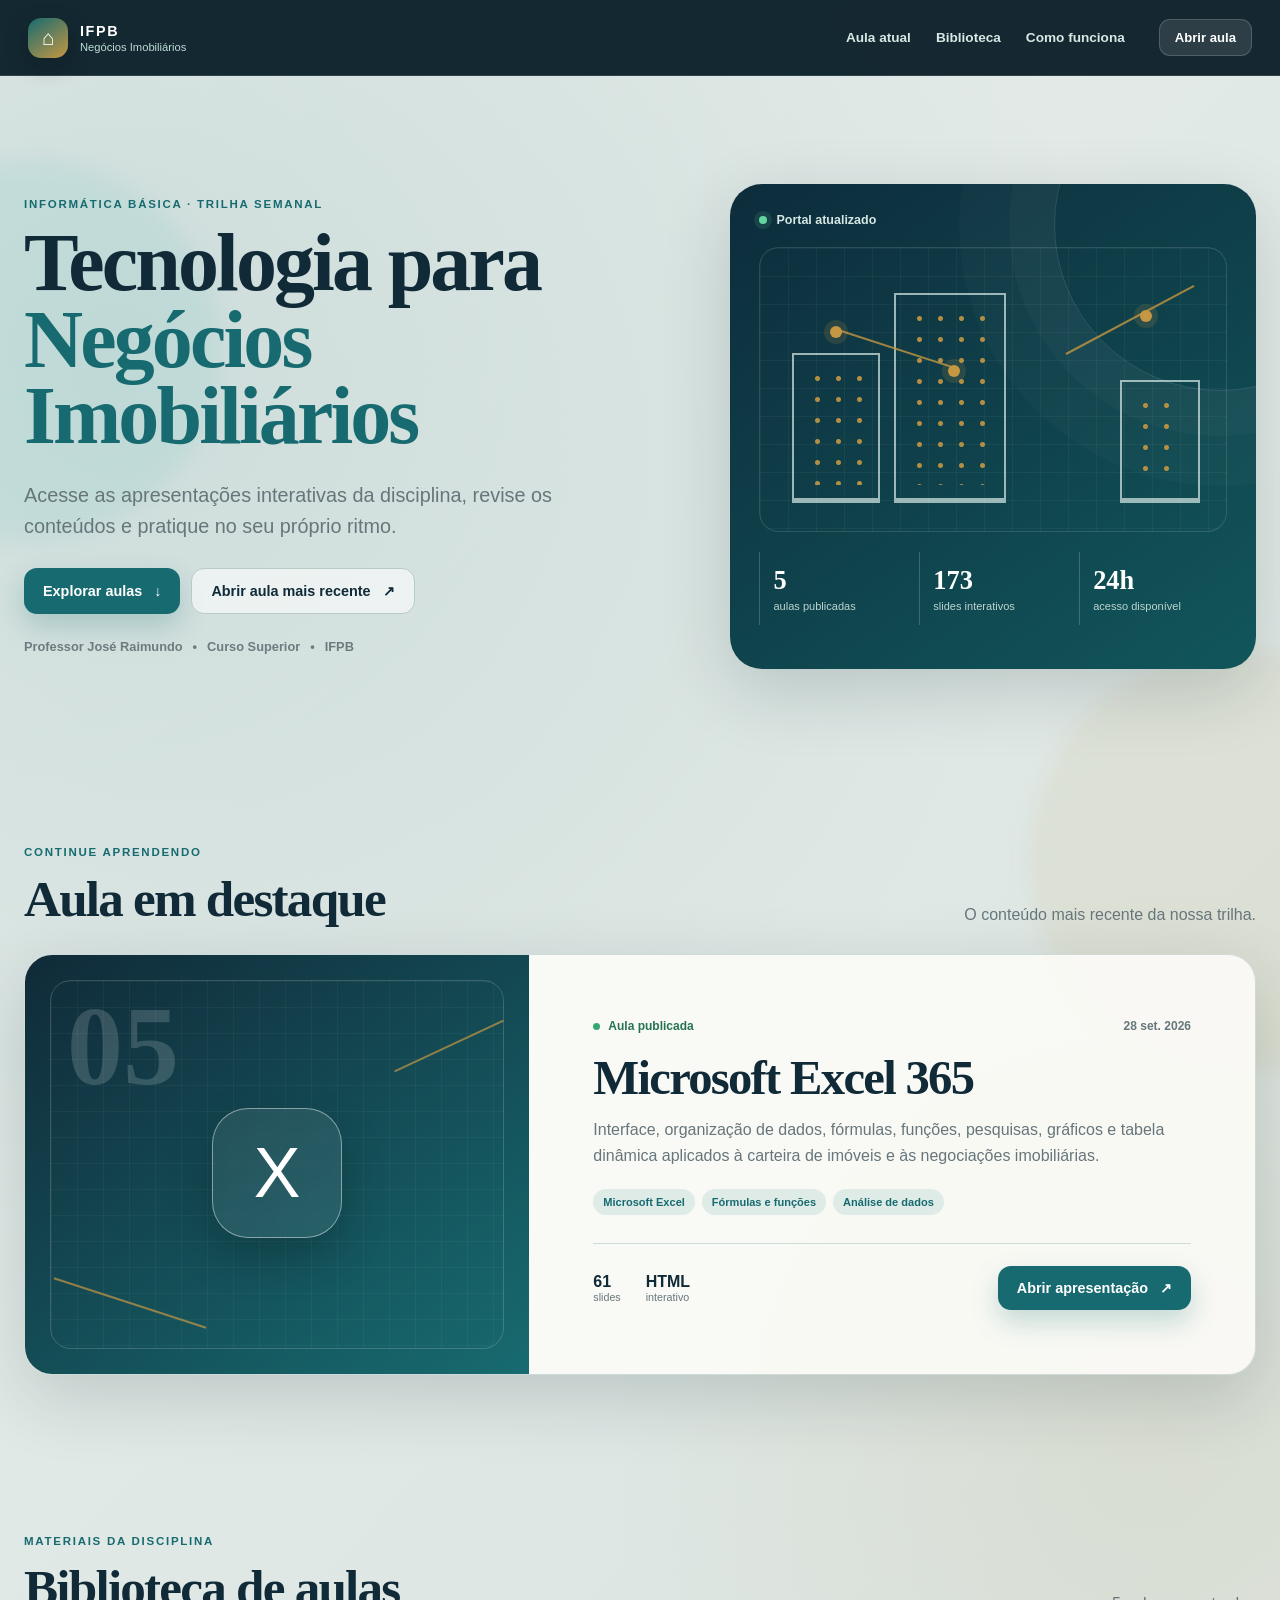
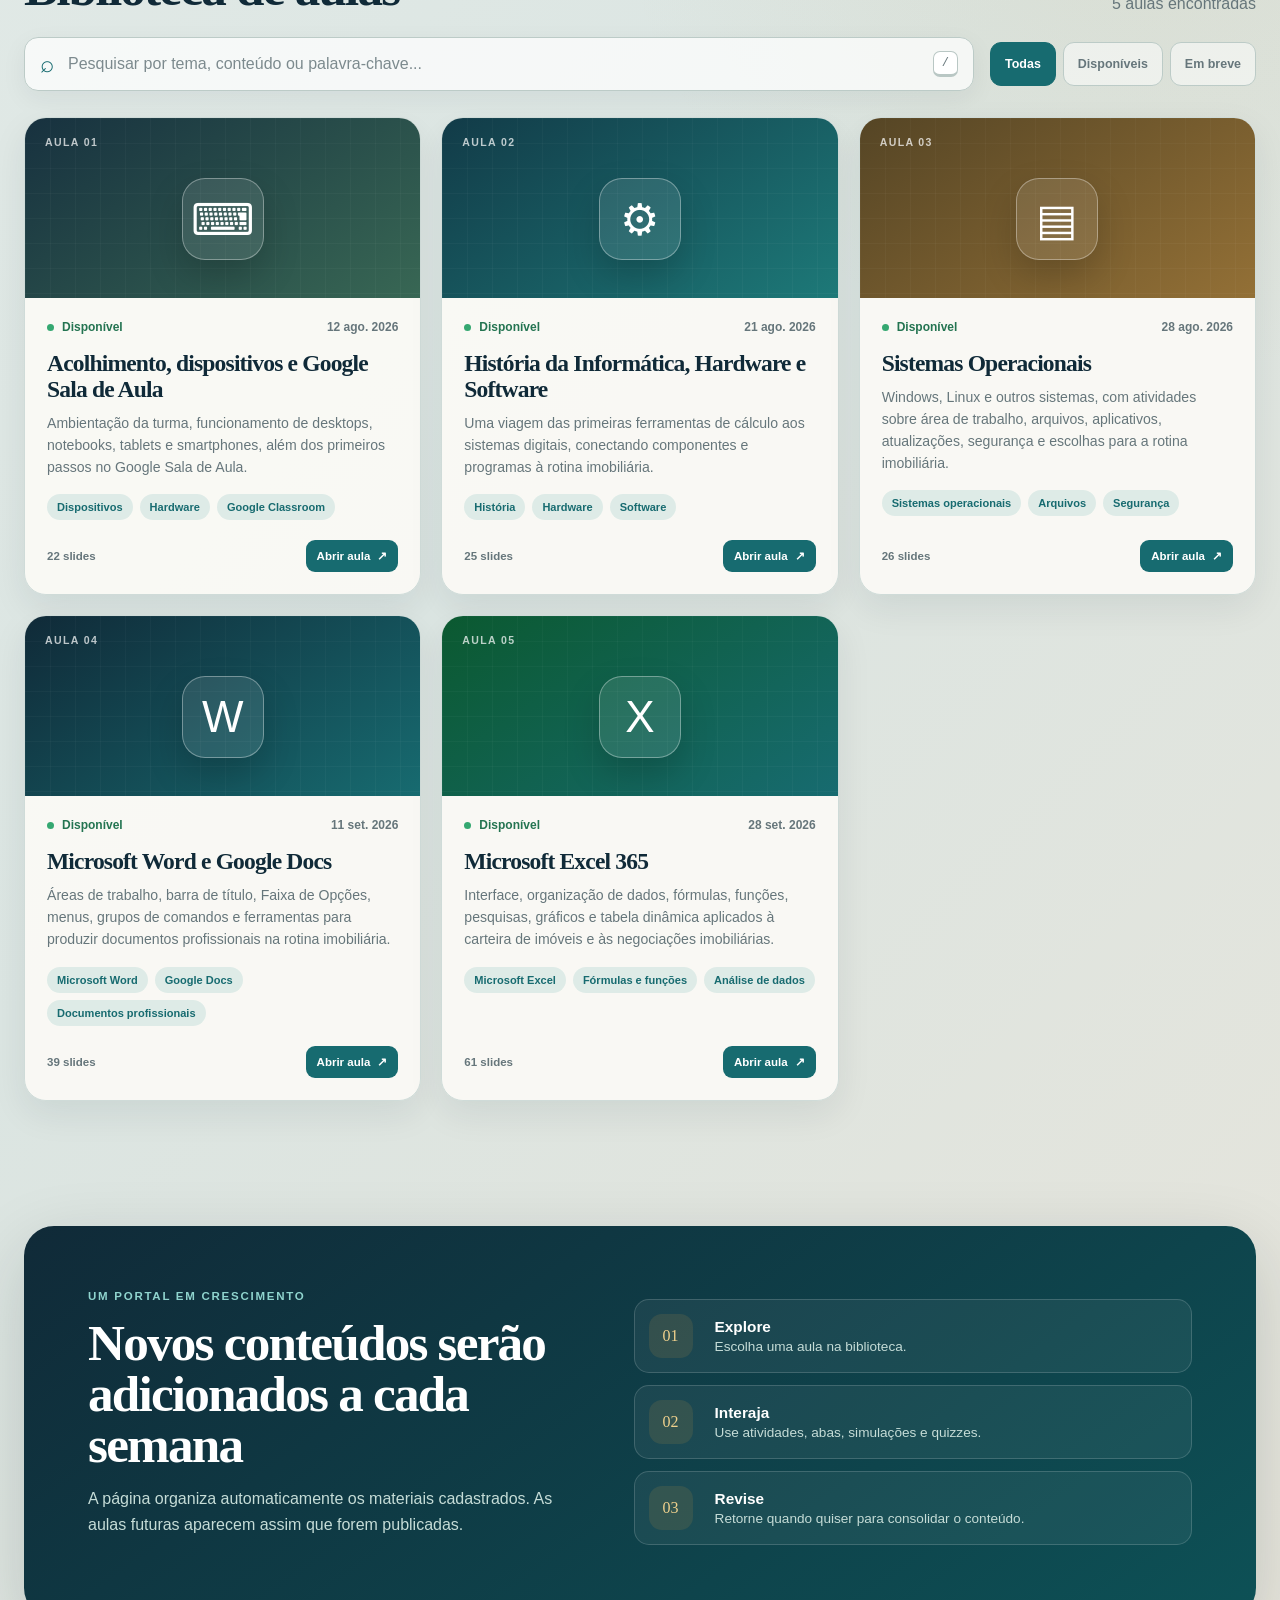
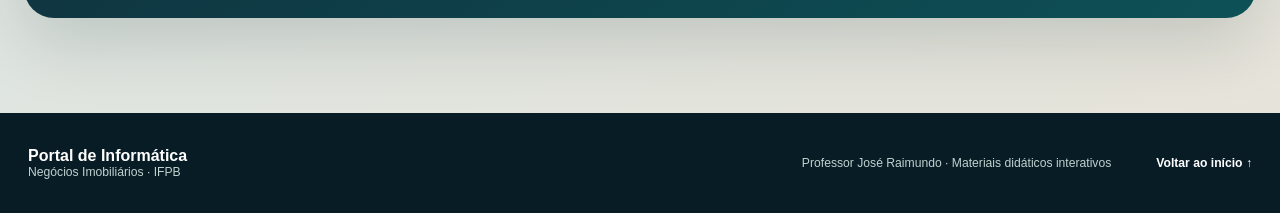
<file: index.html>
<!DOCTYPE html>
<html lang="pt-BR">
<head>
  <meta charset="UTF-8">
  <meta name="viewport" content="width=device-width, initial-scale=1.0">
  <meta name="description" content="Portal de aulas interativas de Informática Básica para o curso superior de Negócios Imobiliários do IFPB.">
  <meta name="theme-color" content="#102a38">
  <title>Portal de Informática — Negócios Imobiliários</title>
  <link rel="icon" href="./assets/favicon.svg" type="image/svg+xml">
  <link rel="stylesheet" href="./assets/styles.css">
</head>
<body>
  <a class="skip-link" href="#biblioteca">Ir para as aulas</a>
  <div class="page-glow glow-one" aria-hidden="true"></div>
  <div class="page-glow glow-two" aria-hidden="true"></div>

  <header class="site-header">
    <a class="brand" href="#inicio" aria-label="Voltar ao início">
      <span class="brand-mark" aria-hidden="true">⌂</span>
      <span><strong>IFPB</strong><small>Negócios Imobiliários</small></span>
    </a>
    <nav class="main-nav" aria-label="Navegação principal">
      <a href="#aula-atual">Aula atual</a>
      <a href="#biblioteca">Biblioteca</a>
      <a href="#como-atualizar">Como funciona</a>
    </nav>
    <a class="header-cta" id="headerLatest" href="#aula-atual">Abrir aula</a>
  </header>

  <main>
    <section class="hero" id="inicio">
      <div class="hero-copy">
        <p class="eyebrow">Informática básica · Trilha semanal</p>
        <h1>Tecnologia para<br><span>Negócios Imobiliários</span></h1>
        <p class="hero-text">Acesse as apresentações interativas da disciplina, revise os conteúdos e pratique no seu próprio ritmo.</p>
        <div class="hero-actions">
          <a class="button primary" href="#biblioteca">Explorar aulas <span aria-hidden="true">↓</span></a>
          <a class="button secondary" id="heroLatest" href="#aula-atual">Abrir aula mais recente <span aria-hidden="true">↗</span></a>
        </div>
        <div class="hero-meta"><span>Professor José Raimundo</span><span>•</span><span>Curso Superior</span><span>•</span><span>IFPB</span></div>
      </div>

      <div class="hero-panel" aria-label="Resumo do portal">
        <div class="panel-label"><span class="live-dot"></span> Portal atualizado</div>
        <div class="blueprint" aria-hidden="true">
          <span class="building b1"></span><span class="building b2"></span><span class="building b3"></span>
          <span class="route r1"></span><span class="route r2"></span>
          <span class="node n1"></span><span class="node n2"></span><span class="node n3"></span>
        </div>
        <div class="panel-stats">
          <div><strong id="publishedCount">5</strong><span>aulas publicadas</span></div>
          <div><strong id="slideCount">173</strong><span>slides interativos</span></div>
          <div><strong>24h</strong><span>acesso disponível</span></div>
        </div>
      </div>
    </section>

    <section class="latest-section" id="aula-atual">
      <div class="section-heading">
        <div><p class="eyebrow">Continue aprendendo</p><h2>Aula em destaque</h2></div>
        <p>O conteúdo mais recente da nossa trilha.</p>
      </div>
      <div id="featuredLesson" class="featured-card" aria-live="polite"></div>
    </section>

    <section class="library-section" id="biblioteca">
      <div class="section-heading library-heading">
        <div><p class="eyebrow">Materiais da disciplina</p><h2>Biblioteca de aulas</h2></div>
        <p id="resultSummary">5 aulas disponíveis</p>
      </div>

      <div class="toolbar" role="search">
        <label class="search-box" for="lessonSearch">
          <span aria-hidden="true">⌕</span>
          <input id="lessonSearch" type="search" placeholder="Pesquisar por tema, conteúdo ou palavra-chave..." autocomplete="off">
          <kbd>/</kbd>
        </label>
        <div class="filters" aria-label="Filtrar aulas">
          <button class="filter active" data-filter="todas" aria-pressed="true">Todas</button>
          <button class="filter" data-filter="disponivel" aria-pressed="false">Disponíveis</button>
          <button class="filter" data-filter="em-breve" aria-pressed="false">Em breve</button>
        </div>
      </div>

      <div class="lesson-grid" id="lessonGrid" aria-live="polite"></div>
      <div class="empty-state" id="emptyState" hidden>
        <span aria-hidden="true">⌕</span><h3>Nenhuma aula encontrada</h3><p>Tente outra palavra ou altere o filtro selecionado.</p>
      </div>
    </section>

    <section class="update-section" id="como-atualizar">
      <div class="update-copy">
        <p class="eyebrow">Um portal em crescimento</p>
        <h2>Novos conteúdos serão adicionados a cada semana</h2>
        <p>A página organiza automaticamente os materiais cadastrados. As aulas futuras aparecem assim que forem publicadas.</p>
      </div>
      <div class="update-steps">
        <div><span>01</span><p><strong>Explore</strong>Escolha uma aula na biblioteca.</p></div>
        <div><span>02</span><p><strong>Interaja</strong>Use atividades, abas, simulações e quizzes.</p></div>
        <div><span>03</span><p><strong>Revise</strong>Retorne quando quiser para consolidar o conteúdo.</p></div>
      </div>
    </section>
  </main>

  <footer class="site-footer">
    <div><strong>Portal de Informática</strong><span>Negócios Imobiliários · IFPB</span></div>
    <p>Professor José Raimundo · Materiais didáticos interativos</p>
    <a href="#inicio">Voltar ao início ↑</a>
  </footer>

  <script src="./dados/aulas.js"></script>
  <script src="./assets/portal.js"></script>
</body>
</html>
</file>
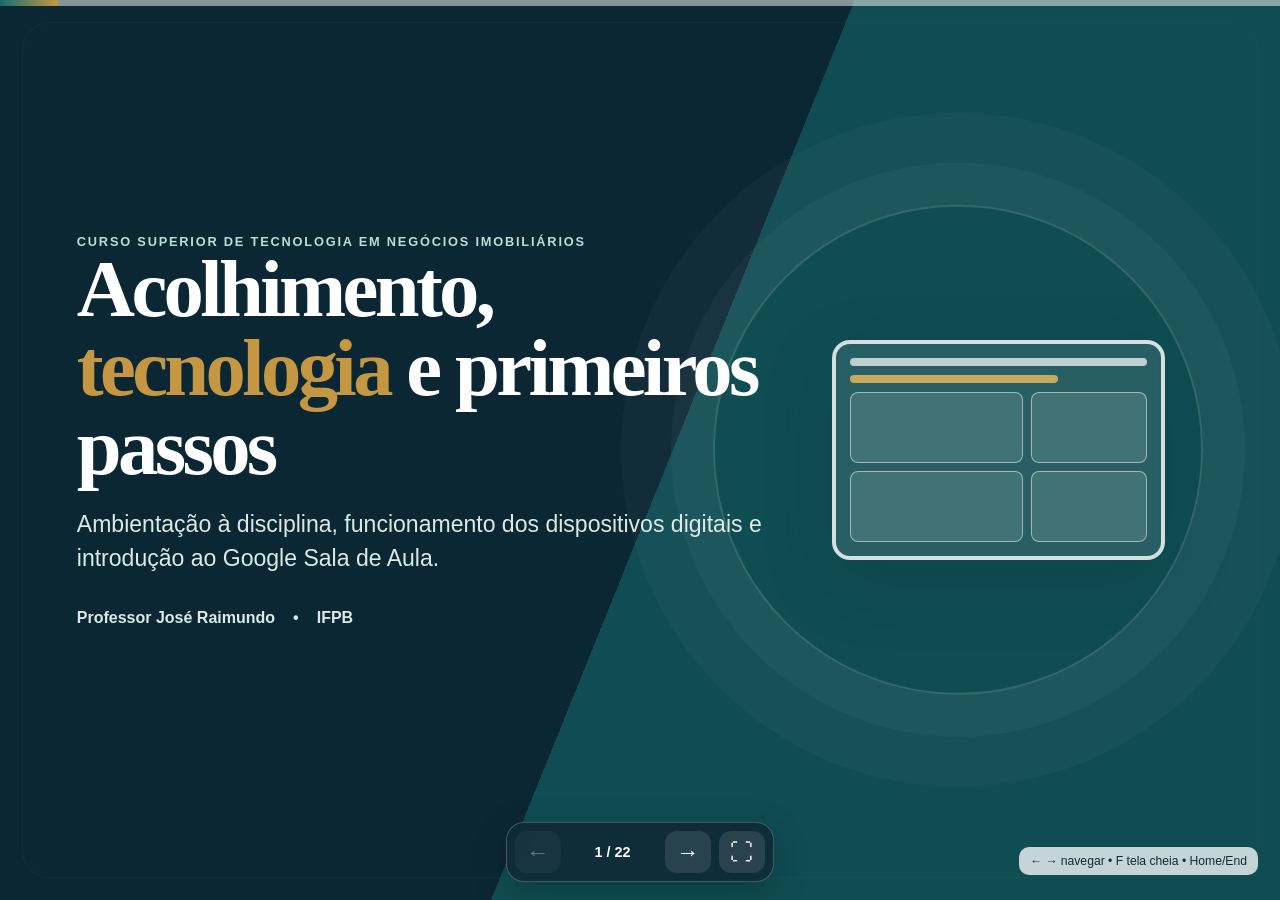
<file: slides/01-acolhimento-dispositivos-classroom.html>
<!DOCTYPE html>
<html lang="pt-BR">
<head>
  <meta charset="UTF-8">
  <meta name="viewport" content="width=device-width, initial-scale=1.0">
  <meta name="description" content="Apresentação interativa sobre acolhimento, dispositivos digitais e Google Sala de Aula para o curso superior de Negócios Imobiliários.">
  <title>Acolhimento, Dispositivos e Google Sala de Aula | Negócios Imobiliários</title>
  <style>
    :root {
      --navy: #102a38;
      --petrol: #176b70;
      --petrol-dark: #0f5055;
      --green: #315f4f;
      --green-soft: #dcebe5;
      --gold: #c59742;
      --cream: #f4f1e9;
      --paper: #fcfbf7;
      --ink: #17252c;
      --muted: #5e6b70;
      --line: #ccd7d5;
      --correct: #257653;
      --wrong: #a84040;
      --shadow: 0 22px 70px rgba(15, 42, 56, .18);
      --radius: 22px;
    }

    * { box-sizing: border-box; }
    html, body { width: 100%; height: 100%; margin: 0; overflow: hidden; }
    body {
      font-family: Inter, "Segoe UI", Arial, sans-serif;
      color: var(--ink);
      background:
        radial-gradient(circle at 12% 18%, rgba(23,107,112,.17), transparent 29%),
        radial-gradient(circle at 88% 83%, rgba(197,151,66,.14), transparent 25%),
        linear-gradient(135deg, #e7ece9, #d7e1df);
    }
    button, input { font: inherit; }
    button { -webkit-tap-highlight-color: transparent; }

    .deck { position: relative; width: 100%; height: 100%; }
    .progress-track { position: fixed; z-index: 50; top: 0; left: 0; right: 0; height: 6px; background: rgba(255,255,255,.5); }
    .progress-bar { height: 100%; width: 0; background: linear-gradient(90deg, var(--petrol), var(--gold)); transition: width .35s ease; }

    .slide {
      position: absolute;
      inset: 0;
      display: grid;
      grid-template-rows: auto 1fr;
      gap: clamp(14px, 2vh, 25px);
      padding: clamp(28px, 4vw, 64px) clamp(28px, 6vw, 92px) clamp(82px, 10vh, 110px);
      opacity: 0;
      visibility: hidden;
      transform: translateX(40px) scale(.99);
      transition: opacity .35s ease, transform .4s ease, visibility .4s;
      overflow-y: auto;
      scrollbar-width: thin;
    }
    .slide.active { opacity: 1; visibility: visible; transform: translateX(0) scale(1); z-index: 5; }
    .slide.leaving { transform: translateX(-35px) scale(.99); }
    .slide::before {
      content: "";
      position: absolute;
      inset: 22px;
      border: 1px solid rgba(23,107,112,.13);
      border-radius: 28px;
      pointer-events: none;
    }
    .slide > * { position: relative; z-index: 1; }

    .eyebrow { color: var(--petrol); font-weight: 800; letter-spacing: .14em; text-transform: uppercase; font-size: clamp(.68rem, 1vw, .92rem); }
    h1, h2, h3, p { margin-top: 0; }
    h1 { font-family: Georgia, "Times New Roman", serif; font-size: clamp(2.6rem, 6.3vw, 6.2rem); line-height: .98; letter-spacing: -.045em; margin-bottom: 22px; }
    h2 { font-family: Georgia, "Times New Roman", serif; color: var(--navy); font-size: clamp(2rem, 4vw, 4.2rem); line-height: 1.05; letter-spacing: -.03em; margin-bottom: 0; }
    h3 { color: var(--navy); font-size: clamp(1.05rem, 1.7vw, 1.45rem); line-height: 1.2; margin-bottom: 8px; }
    p, li { font-size: clamp(.95rem, 1.35vw, 1.3rem); line-height: 1.45; }
    .lead { color: var(--muted); font-size: clamp(1.1rem, 1.8vw, 1.55rem); max-width: 900px; }
    .small { font-size: clamp(.78rem, 1vw, .95rem); color: var(--muted); }
    .gold { color: var(--gold); }

    .title-slide {
      grid-template-rows: 1fr;
      align-items: center;
      color: white;
      background:
        linear-gradient(112deg, rgba(12,39,52,.98) 0 52%, rgba(15,80,85,.92) 52% 100%),
        var(--navy);
    }
    .title-slide::after {
      content: "";
      position: absolute;
      width: min(38vw, 530px);
      aspect-ratio: 1;
      right: 6vw;
      top: 50%;
      transform: translateY(-50%);
      border: 2px solid rgba(255,255,255,.15);
      border-radius: 50%;
      box-shadow: 0 0 0 42px rgba(255,255,255,.035), 0 0 0 92px rgba(255,255,255,.025);
    }
    .title-slide h1 { color: white; max-width: 870px; }
    .title-slide .eyebrow { color: #b9ded7; }
    .title-slide .lead { color: #dbe9e7; max-width: 750px; }
    .title-meta { display: flex; gap: 18px; flex-wrap: wrap; margin-top: 34px; color: #dbe9e7; font-weight: 650; }
    .title-device {
      position: absolute; right: 9vw; top: 50%; transform: translateY(-50%);
      width: min(26vw, 350px); z-index: 2;
    }
    .screen-illustration { border: 4px solid rgba(255,255,255,.8); border-radius: 18px; padding: 14px; background: rgba(255,255,255,.1); backdrop-filter: blur(8px); box-shadow: var(--shadow); }
    .screen-illustration .bar { height: 8px; border-radius: 10px; margin-bottom: 9px; background: rgba(255,255,255,.7); }
    .screen-illustration .bar:nth-child(2) { width: 70%; background: #c8a85d; }
    .screen-illustration .rooms { display: grid; grid-template-columns: 1.2fr .8fr; gap: 8px; height: 150px; }
    .screen-illustration .rooms span { border: 1px solid rgba(255,255,255,.5); background: rgba(255,255,255,.12); border-radius: 8px; }

    .header { display: flex; align-items: flex-end; justify-content: space-between; gap: 20px; border-bottom: 2px solid var(--line); padding-bottom: 17px; }
    .section-number { font-family: Georgia, serif; color: rgba(23,107,112,.23); font-size: clamp(2.5rem, 6vw, 5.5rem); line-height: .75; }
    .content { align-self: center; width: 100%; }
    .two-col { display: grid; grid-template-columns: 1.05fr .95fr; gap: clamp(25px, 5vw, 70px); align-items: center; }
    .three-col { display: grid; grid-template-columns: repeat(3, 1fr); gap: clamp(14px, 2vw, 26px); }
    .four-col { display: grid; grid-template-columns: repeat(4, 1fr); gap: clamp(12px, 1.5vw, 20px); }
    .stack { display: grid; gap: 16px; }

    .card { background: rgba(252,251,247,.88); border: 1px solid var(--line); border-radius: var(--radius); padding: clamp(17px, 2.3vw, 30px); box-shadow: 0 13px 36px rgba(15,42,56,.09); }
    .card.accent { border-top: 5px solid var(--petrol); }
    .card.gold-top { border-top: 5px solid var(--gold); }
    .card.green-top { border-top: 5px solid var(--green); }
    .icon { width: 58px; height: 58px; display: grid; place-items: center; border-radius: 16px; background: var(--green-soft); color: var(--petrol-dark); font-size: 30px; margin-bottom: 15px; }
    .clean-list { list-style: none; padding: 0; margin: 14px 0 0; }
    .clean-list li { position: relative; padding-left: 28px; margin: 9px 0; }
    .clean-list li::before { content: "✓"; position: absolute; left: 0; color: var(--correct); font-weight: 900; }

    .warmup { display: grid; grid-template-columns: repeat(2, minmax(230px, 1fr)); gap: 18px; }
    .warmup button, .scenario-choice, .option, .sim-action, .reveal-btn, .primary-btn {
      cursor: pointer; border: 1px solid var(--line); border-radius: 15px; background: rgba(255,255,255,.82); color: var(--ink); padding: 15px 18px; text-align: left; transition: transform .18s ease, border-color .18s ease, background .18s ease, box-shadow .18s ease;
    }
    .warmup button:hover, .scenario-choice:hover, .option:hover, .sim-action:hover, .reveal-btn:hover, .primary-btn:hover { transform: translateY(-2px); border-color: var(--petrol); box-shadow: 0 9px 25px rgba(23,107,112,.13); }
    .warmup button.selected { border-color: var(--petrol); background: var(--green-soft); color: var(--petrol-dark); font-weight: 750; }
    .warmup-result { margin-top: 22px; min-height: 54px; padding: 14px 18px; border-left: 5px solid var(--gold); background: rgba(255,255,255,.65); border-radius: 0 14px 14px 0; }

    .device {
      min-height: 315px; position: relative; overflow: hidden;
      display: flex; flex-direction: column;
    }
    .device::after { content: attr(data-mark); position: absolute; right: -3px; bottom: -30px; font-size: 115px; opacity: .055; }
    .device .device-name { font-family: Georgia, serif; font-size: clamp(1.5rem, 2.6vw, 2.25rem); color: var(--navy); }
    .device .best { margin-top: auto; padding-top: 15px; border-top: 1px solid var(--line); color: var(--green); font-weight: 800; }

    .flow { display: grid; grid-template-columns: repeat(4, 1fr); gap: 12px; align-items: stretch; }
    .flow-step { position: relative; padding: 24px 18px; background: white; border-radius: 18px; border: 1px solid var(--line); text-align: center; }
    .flow-step:not(:last-child)::after { content: "→"; position: absolute; right: -17px; top: 50%; transform: translateY(-50%); z-index: 2; color: var(--gold); font-size: 25px; font-weight: 900; }
    .flow-step b { display: block; color: var(--petrol); margin-bottom: 7px; font-size: clamp(1rem,1.5vw,1.25rem); }

    .tabs { display: flex; flex-wrap: wrap; gap: 10px; margin-bottom: 18px; }
    .tab { cursor: pointer; border: 1px solid var(--line); background: transparent; padding: 10px 16px; border-radius: 999px; color: var(--muted); font-weight: 750; }
    .tab.active { background: var(--petrol); color: white; border-color: var(--petrol); }
    .tab-panel { display: none; animation: fadeUp .3s ease; }
    .tab-panel.active { display: block; }
    @keyframes fadeUp { from { opacity: 0; transform: translateY(8px); } to { opacity: 1; transform: none; } }

    .compare-table { width: 100%; border-collapse: separate; border-spacing: 0; overflow: hidden; border-radius: 17px; border: 1px solid var(--line); background: rgba(255,255,255,.76); }
    .compare-table th, .compare-table td { padding: clamp(10px,1.5vw,18px); border-right: 1px solid var(--line); border-bottom: 1px solid var(--line); text-align: left; font-size: clamp(.78rem,1.1vw,1rem); }
    .compare-table th { background: var(--navy); color: white; }
    .compare-table tr:last-child td { border-bottom: 0; }
    .compare-table th:last-child, .compare-table td:last-child { border-right: 0; }
    .stars { color: var(--gold); letter-spacing: 1px; }

    .scenario-box { display: grid; grid-template-columns: .75fr 1.25fr; gap: 26px; align-items: stretch; }
    .scenario-copy { background: linear-gradient(145deg, var(--navy), var(--petrol-dark)); color: white; border-radius: var(--radius); padding: clamp(24px,3vw,42px); display: flex; flex-direction: column; justify-content: center; }
    .scenario-copy h3 { color: white; font-family: Georgia, serif; font-size: clamp(1.5rem,2.7vw,2.5rem); }
    .scenario-copy p { color: #dbe9e7; }
    .scenario-choices { display: grid; grid-template-columns: 1fr 1fr; gap: 13px; }
    .scenario-choice { display: flex; gap: 12px; align-items: center; font-weight: 750; }
    .scenario-choice.correct { background: #e3f3ea; border-color: var(--correct); }
    .scenario-choice.wrong { background: #f7e6e6; border-color: var(--wrong); }
    .scenario-feedback { grid-column: 1 / -1; min-height: 54px; color: var(--muted); padding-top: 10px; }

    .classroom-shell { background: white; border: 1px solid var(--line); border-radius: 22px; overflow: hidden; box-shadow: var(--shadow); }
    .classroom-top { background: var(--navy); color: white; padding: 16px 22px; display: flex; align-items: center; justify-content: space-between; }
    .classroom-top b { font-size: 1.1rem; }
    .classroom-hero { min-height: 145px; padding: 28px; color: white; background: linear-gradient(120deg, var(--petrol), var(--green)); display: flex; flex-direction: column; justify-content: end; }
    .classroom-hero h3 { color: white; font-family: Georgia, serif; font-size: clamp(1.4rem,2.4vw,2.2rem); margin: 0; }
    .classroom-body { display: grid; grid-template-columns: .4fr 1.6fr; gap: 18px; padding: 20px; }
    .classroom-item { border: 1px solid var(--line); padding: 16px; border-radius: 14px; margin-bottom: 12px; }

    .simulator { display: grid; grid-template-columns: .85fr 1.15fr; gap: 24px; }
    .sim-steps { counter-reset: sim; }
    .sim-step { opacity: .45; padding: 13px 16px 13px 48px; border-left: 3px solid var(--line); position: relative; transition: .2s; }
    .sim-step::before { counter-increment: sim; content: counter(sim); position: absolute; left: 12px; top: 12px; width: 25px; height: 25px; border-radius: 50%; display: grid; place-items: center; background: var(--line); font-weight: 900; }
    .sim-step.done { opacity: 1; border-color: var(--correct); }
    .sim-step.done::before { background: var(--correct); color: white; content: "✓"; }
    .sim-screen { min-height: 350px; background: white; border: 1px solid var(--line); border-radius: 20px; padding: 24px; display: flex; flex-direction: column; }
    .sim-file { border: 2px dashed var(--line); padding: 17px; border-radius: 14px; margin: 16px 0; color: var(--muted); }
    .sim-file.attached { border-style: solid; border-color: var(--correct); background: #e8f4ed; color: var(--correct); }
    .sim-actions { margin-top: auto; display: flex; gap: 12px; flex-wrap: wrap; }
    .sim-action.primary, .primary-btn { background: var(--petrol); color: white; border-color: var(--petrol); text-align: center; font-weight: 800; }
    .sim-action:disabled { opacity: .4; cursor: not-allowed; transform: none; box-shadow: none; }

    .security-grid { display: grid; grid-template-columns: 1fr 1fr; gap: 16px; }
    .security-tip { display: flex; gap: 15px; align-items: flex-start; padding: 16px; border-bottom: 1px solid var(--line); }
    .security-tip b { display: block; color: var(--navy); margin-bottom: 5px; }
    .security-tip span:first-child { flex: 0 0 42px; height: 42px; display: grid; place-items: center; background: var(--green-soft); border-radius: 12px; font-size: 22px; }

    .quiz-wrap { max-width: 1100px; margin: auto; width: 100%; }
    .quiz-meta { display: flex; justify-content: space-between; color: var(--muted); font-weight: 750; margin-bottom: 13px; }
    .quiz-question { font-family: Georgia, serif; color: var(--navy); font-size: clamp(1.45rem,2.7vw,2.45rem); line-height: 1.15; margin: 0 0 20px; }
    .options { display: grid; grid-template-columns: 1fr 1fr; gap: 12px; }
    .option { min-height: 66px; display: flex; align-items: center; gap: 12px; }
    .option .letter { flex: 0 0 33px; width: 33px; height: 33px; display: grid; place-items: center; border-radius: 9px; background: var(--green-soft); color: var(--petrol-dark); font-weight: 900; }
    .option.correct { background: #e3f3ea; border-color: var(--correct); }
    .option.wrong { background: #f7e6e6; border-color: var(--wrong); }
    .option:disabled { cursor: default; transform: none; box-shadow: none; }
    .quiz-feedback { min-height: 66px; padding: 15px 18px; margin-top: 16px; border-radius: 14px; background: rgba(255,255,255,.65); color: var(--muted); }
    .quiz-next { display: none; margin: 15px 0 0 auto; min-width: 180px; }
    .quiz-next.visible { display: block; }

    .result-screen { text-align: center; max-width: 850px; margin: auto; }
    .medal { width: 150px; height: 150px; border-radius: 50%; display: grid; place-items: center; margin: 0 auto 18px; font-size: 76px; background: linear-gradient(145deg, #f2d489, var(--gold)); box-shadow: 0 0 0 15px rgba(197,151,66,.15), var(--shadow); }
    .result-score { font-family: Georgia, serif; font-size: clamp(2.5rem,6vw,5.6rem); color: var(--navy); margin: 0; }

    .takeaways { display: grid; grid-template-columns: repeat(3, 1fr); gap: 24px; }
    .takeaway { border-top: 1px solid var(--line); padding-top: 18px; }
    .takeaway .big { color: var(--petrol); font-family: Georgia, serif; font-size: clamp(2.3rem,5vw,4.8rem); line-height: 1; }
    .closing { background: linear-gradient(135deg, #f6f3eb, #dfeae5); }

    .controls {
      position: fixed; z-index: 60; left: 50%; bottom: 18px; transform: translateX(-50%);
      display: flex; align-items: center; gap: 8px; padding: 8px;
      background: rgba(16,42,56,.91); border: 1px solid rgba(255,255,255,.22); border-radius: 18px;
      box-shadow: 0 10px 35px rgba(0,0,0,.22); backdrop-filter: blur(12px);
    }
    .nav-btn { width: 46px; height: 42px; cursor: pointer; border: 0; border-radius: 12px; background: rgba(255,255,255,.1); color: white; font-size: 23px; transition: .2s; }
    .nav-btn:hover { background: var(--petrol); }
    .nav-btn:disabled { opacity: .35; cursor: default; }
    .slide-counter { min-width: 88px; text-align: center; color: white; font-weight: 800; font-size: .9rem; }
    .help { position: fixed; z-index: 61; right: 22px; bottom: 25px; color: var(--navy); font-size: .76rem; background: rgba(255,255,255,.76); padding: 7px 11px; border-radius: 10px; }
    .sr-only { position: absolute; width: 1px; height: 1px; padding: 0; margin: -1px; overflow: hidden; clip: rect(0,0,0,0); border: 0; }

    @media (max-width: 980px) {
      .title-device { opacity: .18; right: 4vw; width: 45vw; }
      .two-col, .scenario-box, .simulator { grid-template-columns: 1fr; }
      .four-col { grid-template-columns: 1fr 1fr; }
      .three-col, .takeaways { grid-template-columns: 1fr; }
      .flow { grid-template-columns: 1fr 1fr; }
      .flow-step:nth-child(2)::after { display: none; }
      .classroom-body { grid-template-columns: 1fr; }
      .device { min-height: auto; }
    }
    @media (max-width: 650px) {
      .slide { padding: 24px 23px 90px; }
      .slide::before { inset: 9px; }
      .header { align-items: flex-start; }
      .four-col, .warmup, .scenario-choices, .options, .security-grid, .flow { grid-template-columns: 1fr; }
      .flow-step:not(:last-child)::after { content: "↓"; right: 50%; top: auto; bottom: -22px; transform: translateX(50%); }
      .help { display: none; }
      .controls { bottom: 10px; }
    }
    @media (prefers-reduced-motion: reduce) { *, *::before, *::after { animation: none !important; transition: none !important; } }
    @media print {
      html, body { overflow: visible; background: white; }
      .deck { height: auto; }
      .slide { position: relative; min-height: 100vh; opacity: 1; visibility: visible; transform: none; page-break-after: always; }
      .controls, .progress-track, .help { display: none; }
    }
  </style>
</head>
<body>
  <main class="deck" aria-live="polite">
    <div class="progress-track" aria-hidden="true"><div class="progress-bar" id="progressBar"></div></div>

    <section class="slide title-slide active" aria-label="Slide 1">
      <div>
        <div class="eyebrow">Curso Superior de Tecnologia em Negócios Imobiliários</div>
        <h1>Acolhimento,<br><span class="gold">tecnologia</span> e primeiros passos</h1>
        <p class="lead">Ambientação à disciplina, funcionamento dos dispositivos digitais e introdução ao Google Sala de Aula.</p>
        <div class="title-meta"><span>Professor José Raimundo</span><span>•</span><span>IFPB</span></div>
      </div>
      <div class="title-device" aria-hidden="true">
        <div class="screen-illustration">
          <div class="bar"></div><div class="bar"></div>
          <div class="rooms"><span></span><span></span><span></span><span></span></div>
        </div>
      </div>
    </section>

    <section class="slide" aria-label="Slide 2">
      <header class="header"><div><div class="eyebrow">Boas-vindas</div><h2>Hoje começa nossa jornada digital</h2></div><div class="section-number">01</div></header>
      <div class="content two-col">
        <div>
          <p class="lead">Tecnologia, aqui, não é um fim: é uma ferramenta para estudar, comunicar, organizar informações e atuar com segurança no mercado imobiliário.</p>
          <ul class="clean-list">
            <li>Aprenderemos em um ambiente acolhedor e colaborativo.</li>
            <li>Dúvidas são parte do processo — perguntar é bem-vindo.</li>
            <li>Vamos ligar cada conceito a situações profissionais reais.</li>
          </ul>
        </div>
        <div class="card accent">
          <div class="icon" aria-hidden="true">⌂</div>
          <h3>Nosso acordo de convivência</h3>
          <p>Respeito aos diferentes níveis de experiência, participação ativa, cuidado com os equipamentos e responsabilidade no ambiente digital.</p>
          <p class="small">Converse com uma pessoa próxima: o que você espera aprender nesta disciplina?</p>
        </div>
      </div>
    </section>

    <section class="slide" aria-label="Slide 3">
      <header class="header"><div><div class="eyebrow">Aquecimento interativo</div><h2>Como a tecnologia já faz parte do seu dia?</h2></div><div class="section-number">02</div></header>
      <div class="content">
        <p class="lead">Clique nas opções que fazem parte da sua rotina. Você pode escolher mais de uma.</p>
        <div class="warmup" id="warmup">
          <button type="button" data-label="Pesquisar imóveis e localizações">🔎 Pesquisar imóveis e localizações</button>
          <button type="button" data-label="Conversar com clientes e colegas">💬 Conversar com clientes e colegas</button>
          <button type="button" data-label="Criar documentos e planilhas">📄 Criar documentos e planilhas</button>
          <button type="button" data-label="Estudar por plataformas digitais">🎓 Estudar por plataformas digitais</button>
          <button type="button" data-label="Registrar fotos e vídeos">📷 Registrar fotos e vídeos</button>
          <button type="button" data-label="Usar mapas e rotas">🗺️ Usar mapas e rotas</button>
        </div>
        <div class="warmup-result" id="warmupResult">Selecione suas experiências. A turma provavelmente já traz muito conhecimento para compartilhar!</div>
      </div>
    </section>

    <section class="slide" aria-label="Slide 4">
      <header class="header"><div><div class="eyebrow">Objetivos da aula</div><h2>Ao final, você saberá escolher e usar melhor</h2></div><div class="section-number">03</div></header>
      <div class="content three-col">
        <article class="card accent"><div class="icon">⚙</div><h3>Entender</h3><p>Como entrada, processamento, memória, armazenamento e saída trabalham juntos.</p></article>
        <article class="card gold-top"><div class="icon">▣</div><h3>Comparar</h3><p>Desktop, notebook, tablet e smartphone conforme mobilidade, desempenho e tarefa.</p></article>
        <article class="card green-top"><div class="icon">✓</div><h3>Participar</h3><p>Acessar a turma, localizar materiais e entregar atividades no Google Sala de Aula.</p></article>
      </div>
    </section>

    <section class="slide" aria-label="Slide 5">
      <header class="header"><div><div class="eyebrow">Conceito essencial</div><h2>Todo dispositivo transforma dados em informação útil</h2></div><div class="section-number">04</div></header>
      <div class="content">
        <div class="flow">
          <div class="flow-step"><b>1. Entrada</b><span>Teclado, toque, câmera, microfone e sensores</span></div>
          <div class="flow-step"><b>2. Processamento</b><span>O processador executa instruções e cálculos</span></div>
          <div class="flow-step"><b>3. Armazenamento</b><span>Arquivos e aplicativos ficam registrados</span></div>
          <div class="flow-step"><b>4. Saída</b><span>Tela, áudio, impressão e compartilhamento</span></div>
        </div>
        <div class="card" style="margin-top:26px">
          <h3>Exemplo imobiliário</h3>
          <p style="margin-bottom:0"><b>Você fotografa um imóvel</b> → o dispositivo processa a imagem → salva o arquivo → exibe a foto e permite enviá-la ao cliente.</p>
        </div>
      </div>
    </section>

    <section class="slide" aria-label="Slide 6">
      <header class="header"><div><div class="eyebrow">Por dentro do equipamento</div><h2>Hardware e software precisam trabalhar em conjunto</h2></div><div class="section-number">05</div></header>
      <div class="content two-col">
        <div class="card accent">
          <div class="icon">▦</div><h3>Hardware: a parte física</h3>
          <p>Processador, memória RAM, SSD, tela, teclado, bateria, câmera e conexões.</p>
          <p class="small"><b>Analogia:</b> é a estrutura, as instalações e os equipamentos de um imóvel.</p>
        </div>
        <div class="card gold-top">
          <div class="icon">{ }</div><h3>Software: instruções e serviços</h3>
          <p>Sistema operacional, navegador, aplicativo de mensagens, editor de textos e Google Sala de Aula.</p>
          <p class="small"><b>Analogia:</b> é o conjunto de regras e atividades que dá função aos espaços.</p>
        </div>
      </div>
    </section>

    <section class="slide" aria-label="Slide 7">
      <header class="header"><div><div class="eyebrow">Componentes fundamentais</div><h2>Cada componente responde a uma necessidade</h2></div><div class="section-number">06</div></header>
      <div class="content">
        <div class="tabs" role="tablist" aria-label="Componentes">
          <button class="tab active" data-tab="cpu" role="tab">Processador</button>
          <button class="tab" data-tab="ram" role="tab">Memória RAM</button>
          <button class="tab" data-tab="ssd" role="tab">Armazenamento</button>
          <button class="tab" data-tab="so" role="tab">Sistema operacional</button>
          <button class="tab" data-tab="rede" role="tab">Conectividade</button>
        </div>
        <div class="card">
          <div class="tab-panel active" data-panel="cpu"><h3>Processador (CPU)</h3><p>Executa instruções e coordena as tarefas. Um processador mais capaz ajuda em multitarefa, videoconferência e manipulação de arquivos pesados.</p><p class="small">Pense nele como a equipe que executa o trabalho.</p></div>
          <div class="tab-panel" data-panel="ram"><h3>Memória RAM</h3><p>Mantém temporariamente o que está em uso. Mais RAM permite manter navegador, planilha, PDF e videochamada abertos com maior fluidez.</p><p class="small">É a mesa de trabalho: quanto maior, mais materiais cabem ao mesmo tempo.</p></div>
          <div class="tab-panel" data-panel="ssd"><h3>Armazenamento</h3><p>Guarda sistema, aplicativos, fotos, vídeos e documentos. O SSD é rápido e não perde os arquivos quando o aparelho é desligado.</p><p class="small">É o arquivo permanente — mas não substitui uma cópia de segurança.</p></div>
          <div class="tab-panel" data-panel="so"><h3>Sistema operacional</h3><p>Gerencia o hardware e oferece a base para os aplicativos. Exemplos: Windows, Linux, Android, iOS e iPadOS.</p><p class="small">É o administrador que organiza recursos e acessos.</p></div>
          <div class="tab-panel" data-panel="rede"><h3>Conectividade</h3><p>Wi‑Fi, rede móvel, Bluetooth e cabos permitem acessar a internet e trocar dados com outros dispositivos.</p><p class="small">Conexão rápida não elimina a necessidade de segurança e atenção.</p></div>
        </div>
      </div>
    </section>

    <section class="slide" aria-label="Slide 8">
      <header class="header"><div><div class="eyebrow">Desktop e notebook</div><h2>Mais produtividade ou mais mobilidade?</h2></div><div class="section-number">07</div></header>
      <div class="content two-col">
        <article class="card device accent" data-mark="▰"><span class="device-name">Desktop</span><p>Peças separadas, tela maior e posição fixa. Costuma oferecer conforto, expansão e bom desempenho pelo investimento.</p><ul class="clean-list"><li>Planilhas e documentos extensos</li><li>Sistemas administrativos</li><li>Multitarefas no escritório</li></ul><div class="best">Melhor quando o posto é fixo.</div></article>
        <article class="card device gold-top" data-mark="▱"><span class="device-name">Notebook</span><p>Integra tela, teclado, bateria e componentes. Equilibra produtividade e deslocamento.</p><ul class="clean-list"><li>Apresentações a clientes</li><li>Trabalho em campo e no escritório</li><li>Estudo e videoconferências</li></ul><div class="best">Melhor para mobilidade com trabalho completo.</div></article>
      </div>
    </section>

    <section class="slide" aria-label="Slide 9">
      <header class="header"><div><div class="eyebrow">Tablet e smartphone</div><h2>Rapidez e portabilidade na palma da mão</h2></div><div class="section-number">08</div></header>
      <div class="content two-col">
        <article class="card device accent" data-mark="▯"><span class="device-name">Tablet</span><p>Tela sensível ao toque maior que a do celular, leve e com boa autonomia. Pode usar caneta e teclado.</p><ul class="clean-list"><li>Apresentar portfólios</li><li>Anotar durante visitas</li><li>Ler plantas e documentos</li></ul><div class="best">Ótimo para consumo, apresentação e anotação.</div></article>
        <article class="card device green-top" data-mark="▮"><span class="device-name">Smartphone</span><p>Comunicação, câmera, localização, internet móvel e aplicativos em um equipamento sempre disponível.</p><ul class="clean-list"><li>Fotos e vídeos de imóveis</li><li>Mapas, contatos e mensagens</li><li>Ações rápidas no Sala de Aula</li></ul><div class="best">Ótimo para agilidade — limitado em tarefas longas.</div></article>
      </div>
    </section>

    <section class="slide" aria-label="Slide 10">
      <header class="header"><div><div class="eyebrow">Comparação prática</div><h2>O melhor dispositivo depende da tarefa</h2></div><div class="section-number">09</div></header>
      <div class="content">
        <table class="compare-table">
          <thead><tr><th>Critério</th><th>Desktop</th><th>Notebook</th><th>Tablet</th><th>Smartphone</th></tr></thead>
          <tbody>
            <tr><td>Mobilidade</td><td class="stars">★</td><td class="stars">★★★★</td><td class="stars">★★★★★</td><td class="stars">★★★★★</td></tr>
            <tr><td>Conforto em tarefas longas</td><td class="stars">★★★★★</td><td class="stars">★★★★</td><td class="stars">★★★</td><td class="stars">★★</td></tr>
            <tr><td>Expansão/manutenção</td><td class="stars">★★★★★</td><td class="stars">★★</td><td class="stars">★</td><td class="stars">★</td></tr>
            <tr><td>Fotos e comunicação imediata</td><td class="stars">★</td><td class="stars">★★</td><td class="stars">★★★★</td><td class="stars">★★★★★</td></tr>
            <tr><td>Uso típico em Negócios Imobiliários</td><td>Escritório</td><td>Uso híbrido</td><td>Apresentação</td><td>Campo</td></tr>
          </tbody>
        </table>
        <p class="small" style="margin-top:14px">As estrelas representam adequação geral para cada finalidade, não qualidade absoluta. Configurações e acessórios mudam a experiência.</p>
      </div>
    </section>

    <section class="slide" aria-label="Slide 11">
      <header class="header"><div><div class="eyebrow">Desafio da turma</div><h2>Qual dispositivo você escolheria?</h2></div><div class="section-number">10</div></header>
      <div class="content scenario-box">
        <div class="scenario-copy"><h3>Visita a um imóvel</h3><p>Você precisa fotografar os ambientes, consultar a localização, falar com o cliente e registrar uma observação rapidamente.</p></div>
        <div class="scenario-choices" data-correct="Smartphone">
          <button class="scenario-choice">🖥️ Desktop</button><button class="scenario-choice">💻 Notebook</button><button class="scenario-choice">▯ Tablet</button><button class="scenario-choice">📱 Smartphone</button>
          <div class="scenario-feedback">Escolha uma opção e justifique oralmente antes de clicar.</div>
        </div>
      </div>
    </section>

    <section class="slide" aria-label="Slide 12">
      <header class="header"><div><div class="eyebrow">Uso responsável</div><h2>Desempenho também depende de bons hábitos</h2></div><div class="section-number">11</div></header>
      <div class="content three-col">
        <article class="card accent"><div class="icon">↻</div><h3>Atualize</h3><p>Mantenha sistema e aplicativos atualizados para corrigir falhas e melhorar compatibilidade.</p></article>
        <article class="card gold-top"><div class="icon">⌁</div><h3>Organize</h3><p>Use pastas, nomes claros e cópias de segurança para encontrar e proteger documentos.</p></article>
        <article class="card green-top"><div class="icon">◉</div><h3>Cuide</h3><p>Evite líquidos, calor, quedas, cabos danificados e carregadores de procedência duvidosa.</p></article>
      </div>
    </section>

    <section class="slide" aria-label="Slide 13">
      <header class="header"><div><div class="eyebrow">Google Sala de Aula</div><h2>Nossa sala continua além do encontro presencial</h2></div><div class="section-number">12</div></header>
      <div class="content two-col">
        <div>
          <p class="lead">O Google Sala de Aula será o ponto de encontro para avisos, materiais, atividades, prazos e devolutivas.</p>
          <ul class="clean-list"><li>Acesse pelo navegador em <b>classroom.google.com</b> ou pelo aplicativo.</li><li>Use a conta acadêmica indicada pelo IFPB.</li><li>Confira se está na conta correta antes de participar da turma.</li></ul>
        </div>
        <div class="card accent"><div class="icon">▤</div><h3>O que você fará</h3><p>Entrar na turma, acompanhar o mural, abrir materiais em Atividades, enviar arquivos, entregar tarefas e consultar feedback.</p><p class="small">A interface pode variar ligeiramente entre computador, Android e iOS.</p></div>
      </div>
    </section>

    <section class="slide" aria-label="Slide 14">
      <header class="header"><div><div class="eyebrow">Primeiro acesso</div><h2>Entrar na turma leva poucos passos</h2></div><div class="section-number">13</div></header>
      <div class="content">
        <div class="flow">
          <div class="flow-step"><b>1. Acesse</b><span>classroom.google.com ou abra o aplicativo</span></div>
          <div class="flow-step"><b>2. Confirme</b><span>Selecione a conta acadêmica correta</span></div>
          <div class="flow-step"><b>3. Participe</b><span>Use o convite ou o código informado</span></div>
          <div class="flow-step"><b>4. Explore</b><span>Abra Mural, Atividades e Pessoas</span></div>
        </div>
        <div class="card" style="margin-top:25px"><h3>Atenção às contas</h3><p style="margin:0">Se você usa várias contas Google no mesmo navegador ou celular, verifique a foto do perfil. A conta errada é uma causa comum de dificuldade para acessar a turma.</p></div>
      </div>
    </section>

    <section class="slide" aria-label="Slide 15">
      <header class="header"><div><div class="eyebrow">Tour pela plataforma</div><h2>Três áreas organizam a experiência da turma</h2></div><div class="section-number">14</div></header>
      <div class="content classroom-shell">
        <div class="classroom-top"><b>Google Sala de Aula</b><span>Conta acadêmica ●</span></div>
        <div class="classroom-hero"><h3>Informática aplicada aos Negócios Imobiliários</h3><span>Professor José Raimundo</span></div>
        <div class="classroom-body">
          <div class="card" style="box-shadow:none"><h3>Próximas entregas</h3><p class="small">Confira os prazos com frequência.</p></div>
          <div>
            <div class="tabs" role="tablist"><button class="tab active" data-tab="mural2">Mural</button><button class="tab" data-tab="atividades2">Atividades</button><button class="tab" data-tab="pessoas2">Pessoas</button></div>
            <div class="tab-panel active" data-panel="mural2"><div class="classroom-item"><b>📢 Mural</b><p class="small">Avisos, novidades e comunicação geral da turma.</p></div></div>
            <div class="tab-panel" data-panel="atividades2"><div class="classroom-item"><b>📝 Atividades</b><p class="small">Materiais, perguntas, tarefas, instruções e datas de entrega.</p></div></div>
            <div class="tab-panel" data-panel="pessoas2"><div class="classroom-item"><b>👥 Pessoas</b><p class="small">Professores e colegas que participam da turma.</p></div></div>
          </div>
        </div>
      </div>
    </section>

    <section class="slide" aria-label="Slide 16">
      <header class="header"><div><div class="eyebrow">Simulação interativa</div><h2>Vamos entregar uma atividade?</h2></div><div class="section-number">15</div></header>
      <div class="content simulator">
        <div class="sim-steps">
          <div class="sim-step" id="step1"><b>Abra a atividade</b><br><span class="small">Leia o enunciado e o prazo.</span></div>
          <div class="sim-step" id="step2"><b>Anexe o trabalho</b><br><span class="small">Confirme o arquivo correto.</span></div>
          <div class="sim-step" id="step3"><b>Entregue</b><br><span class="small">Aguarde a confirmação.</span></div>
        </div>
        <div class="sim-screen">
          <div class="eyebrow">Atividade 1</div><h3>Meu perfil digital</h3><p class="small">Escreva um parágrafo sobre como utiliza tecnologia nos estudos e no cotidiano.</p>
          <div class="sim-file" id="simFile">Nenhum arquivo anexado</div>
          <div class="sim-actions"><button class="sim-action" id="openTask">Abrir atividade</button><button class="sim-action" id="attachFile" disabled>+ Adicionar arquivo</button><button class="sim-action primary" id="submitTask" disabled>Entregar</button></div>
          <div class="small" id="simStatus" style="margin-top:14px">Comece abrindo a atividade.</div>
        </div>
      </div>
    </section>

    <section class="slide" aria-label="Slide 17">
      <header class="header"><div><div class="eyebrow">Antes de entregar</div><h2>Uma checagem de 30 segundos evita problemas</h2></div><div class="section-number">16</div></header>
      <div class="content two-col">
        <div class="card accent"><h3>Checklist do estudante</h3><ul class="clean-list"><li>Li todo o enunciado e observei o prazo?</li><li>O arquivo abre e contém meu trabalho completo?</li><li>O nome do arquivo identifica a atividade?</li><li>Cliquei em <b>Entregar</b> e vi a confirmação?</li></ul></div>
        <div class="card gold-top"><h3>Nome de arquivo claro</h3><p class="lead" style="color:var(--petrol-dark);font-weight:800">Atividade01_JoseCarvalho.pdf</p><p>Evite nomes como <b>documento novo (7).pdf</b>. Organização transmite profissionalismo e facilita localizar versões.</p></div>
      </div>
    </section>

    <section class="slide" aria-label="Slide 18">
      <header class="header"><div><div class="eyebrow">Cidadania digital</div><h2>Proteja suas contas, seus dados e os dados dos clientes</h2></div><div class="section-number">17</div></header>
      <div class="content security-grid">
        <div class="security-tip"><span>🔐</span><span><b>Senha exclusiva e forte</b>Não reutilize a mesma senha em serviços importantes.</span></div>
        <div class="security-tip"><span>✓</span><span><b>Verificação em duas etapas</b>Adicione uma segunda proteção à conta.</span></div>
        <div class="security-tip"><span>⚠</span><span><b>Desconfie da urgência</b>Confira remetente, endereço e contexto antes de clicar.</span></div>
        <div class="security-tip"><span>◫</span><span><b>Cuidado com dados pessoais</b>Compartilhe documentos e informações apenas com quem precisa.</span></div>
        <div class="security-tip"><span>☁</span><span><b>Faça cópias de segurança</b>Mantenha arquivos importantes em local confiável.</span></div>
        <div class="security-tip"><span>⌧</span><span><b>Saia de equipamentos compartilhados</b>Encerre a sessão e não salve sua senha em computadores públicos.</span></div>
      </div>
    </section>

    <section class="slide" aria-label="Slide 19">
      <header class="header"><div><div class="eyebrow">Atividade em sala</div><h2>Mapa de competências digitais da turma</h2></div><div class="section-number">18</div></header>
      <div class="content two-col">
        <div><p class="lead">Em grupos de 3 ou 4, conversem e escolham uma competência que alguém do grupo pode ensinar e outra que o grupo quer desenvolver.</p><ul class="clean-list"><li>Organização de arquivos</li><li>Documentos e planilhas</li><li>Fotos e vídeos</li><li>Segurança digital</li><li>Plataformas de estudo</li></ul></div>
        <div class="card accent"><h3>Compartilhamento rápido</h3><p><b>1.</b> Registrem as duas escolhas.</p><p><b>2.</b> Escolham um porta-voz.</p><p><b>3.</b> Apresentem em até 30 segundos.</p><div class="warmup-result">Objetivo: reconhecer que todos têm algo a aprender e algo a ensinar.</div></div>
      </div>
    </section>

    <section class="slide" aria-label="Slide 20">
      <header class="header"><div><div class="eyebrow">Quiz interativo</div><h2>Hora de testar o que aprendemos</h2></div><div class="section-number">19</div></header>
      <div class="content quiz-wrap" id="quizContainer">
        <div class="quiz-meta"><span id="questionNumber">Questão 1 de 10</span><span id="scoreLabel">0 ponto</span></div>
        <div class="card">
          <p class="quiz-question" id="quizQuestion"></p>
          <div class="options" id="quizOptions"></div>
          <div class="quiz-feedback" id="quizFeedback">Escolha uma alternativa. A correção será imediata.</div>
          <button class="primary-btn quiz-next" id="quizNext">Próxima questão →</button>
        </div>
      </div>
    </section>

    <section class="slide" aria-label="Slide 21">
      <header class="header"><div><div class="eyebrow">Resultado</div><h2>Seu desempenho no desafio</h2></div><div class="section-number">20</div></header>
      <div class="content result-screen">
        <div class="medal" id="medal">🏅</div>
        <p class="result-score"><span id="finalScore">0</span>/10</p>
        <h3 id="resultTitle">Conclua o quiz para ver seu resultado</h3>
        <p class="lead" id="resultMessage" style="margin-left:auto;margin-right:auto">Cada resposta é uma oportunidade de consolidar o aprendizado.</p>
        <button class="primary-btn" id="restartQuiz" style="text-align:center">Refazer quiz</button>
      </div>
    </section>

    <section class="slide closing" aria-label="Slide 22">
      <header class="header"><div><div class="eyebrow">Síntese e próximos passos</div><h2>Tecnologia com propósito gera autonomia</h2></div><div class="section-number">21</div></header>
      <div class="content">
        <div class="takeaways">
          <div class="takeaway"><div class="big">01</div><h3>Compreenda</h3><p>Hardware e software cooperam para transformar dados em resultados.</p></div>
          <div class="takeaway"><div class="big">02</div><h3>Escolha</h3><p>O dispositivo adequado depende da tarefa, do local e do nível de produtividade exigido.</p></div>
          <div class="takeaway"><div class="big">03</div><h3>Participe</h3><p>Acompanhe o Google Sala de Aula, organize seus arquivos e pratique segurança digital.</p></div>
        </div>
        <div class="card accent" style="margin-top:30px;text-align:center"><h3>Primeira missão</h3><p style="margin:0">Acessar a turma no Google Sala de Aula, localizar a atividade de ambientação e conferir o prazo.</p></div>
      </div>
    </section>

    <nav class="controls" aria-label="Controles da apresentação">
      <button class="nav-btn" id="prevBtn" title="Slide anterior (←)" aria-label="Slide anterior">←</button>
      <span class="slide-counter" id="slideCounter">1 / 22</span>
      <button class="nav-btn" id="nextBtn" title="Próximo slide (→)" aria-label="Próximo slide">→</button>
      <button class="nav-btn" id="fullscreenBtn" title="Tela cheia (F)" aria-label="Ativar tela cheia">⛶</button>
    </nav>
    <div class="help">← → navegar • F tela cheia • Home/End</div>
  </main>

  <!--
    Fontes consultadas (acesso em 12 ago. 2026):
    Google Sala de Aula — Primeiros passos para alunos: https://support.google.com/edu/classroom/answer/9582544?hl=pt-BR
    Google Sala de Aula — Como fazer login: https://support.google.com/edu/classroom/answer/6072460?hl=pt-BR
    Google Sala de Aula — Entregar uma atividade: https://support.google.com/edu/classroom/answer/6020285?hl=pt
    Google Sala de Aula — Perguntas frequentes: https://support.google.com/edu/classroom/answer/6025224?hl=pt-BR
  -->
  <script>
    const slides = [...document.querySelectorAll('.slide')];
    const prevBtn = document.getElementById('prevBtn');
    const nextBtn = document.getElementById('nextBtn');
    const progressBar = document.getElementById('progressBar');
    const slideCounter = document.getElementById('slideCounter');
    let current = 0;

    function showSlide(index) {
      index = Math.max(0, Math.min(index, slides.length - 1));
      slides.forEach((slide, i) => {
        slide.classList.toggle('active', i === index);
        slide.classList.toggle('leaving', i < index);
        slide.setAttribute('aria-hidden', i === index ? 'false' : 'true');
        if (i === index) slide.scrollTop = 0;
      });
      current = index;
      slideCounter.textContent = `${current + 1} / ${slides.length}`;
      progressBar.style.width = `${((current + 1) / slides.length) * 100}%`;
      prevBtn.disabled = current === 0;
      nextBtn.disabled = current === slides.length - 1;
      history.replaceState(null, '', `#slide-${current + 1}`);
    }
    prevBtn.addEventListener('click', () => showSlide(current - 1));
    nextBtn.addEventListener('click', () => showSlide(current + 1));
    document.getElementById('fullscreenBtn').addEventListener('click', toggleFullscreen);
    function toggleFullscreen() {
      if (!document.fullscreenElement) document.documentElement.requestFullscreen?.();
      else document.exitFullscreen?.();
    }
    document.addEventListener('keydown', (e) => {
      const tag = document.activeElement?.tagName;
      if (tag === 'INPUT' || tag === 'TEXTAREA') return;
      if (['ArrowRight', 'PageDown', ' '].includes(e.key)) { e.preventDefault(); showSlide(current + 1); }
      if (['ArrowLeft', 'PageUp'].includes(e.key)) { e.preventDefault(); showSlide(current - 1); }
      if (e.key === 'Home') showSlide(0);
      if (e.key === 'End') showSlide(slides.length - 1);
      if (e.key.toLowerCase() === 'f') toggleFullscreen();
    });
    const hashIndex = Number(location.hash.replace('#slide-', '')) - 1;
    showSlide(Number.isInteger(hashIndex) && hashIndex >= 0 ? hashIndex : 0);

    // Diagnóstico inicial
    const warmupButtons = [...document.querySelectorAll('#warmup button')];
    const warmupResult = document.getElementById('warmupResult');
    warmupButtons.forEach(btn => btn.addEventListener('click', () => {
      btn.classList.toggle('selected');
      const count = warmupButtons.filter(b => b.classList.contains('selected')).length;
      const messages = [
        'Selecione suas experiências. A turma provavelmente já traz muito conhecimento para compartilhar!',
        'Você já usa tecnologia em uma atividade importante.',
        'Boa base! Essas experiências serão conectadas aos conteúdos da disciplina.',
        'Seu cotidiano já é bastante digital — vamos transformar uso em competência.',
        'Você transita por diferentes usos da tecnologia.',
        'Excelente repertório! Compartilhe estratégias com a turma.',
        'Perfil digital muito ativo! O próximo passo é usar tudo com organização, criticidade e segurança.'
      ];
      warmupResult.textContent = messages[count];
    }));

    // Abas, isoladas por grupo de conteúdo
    document.querySelectorAll('.tab').forEach(tab => tab.addEventListener('click', () => {
      const target = tab.dataset.tab;
      const scope = tab.closest('.content') || tab.parentElement.parentElement;
      const tabs = scope.querySelectorAll('.tab');
      const panels = scope.querySelectorAll('.tab-panel');
      tabs.forEach(t => t.classList.toggle('active', t === tab));
      panels.forEach(p => p.classList.toggle('active', p.dataset.panel === target));
    }));

    // Desafio de dispositivo
    document.querySelectorAll('.scenario-choices').forEach(group => {
      const correct = group.dataset.correct;
      const feedback = group.querySelector('.scenario-feedback');
      group.querySelectorAll('.scenario-choice').forEach(btn => btn.addEventListener('click', () => {
        group.querySelectorAll('.scenario-choice').forEach(b => b.classList.remove('correct', 'wrong'));
        const chosen = btn.textContent.trim();
        if (chosen.includes(correct)) {
          btn.classList.add('correct');
          feedback.innerHTML = '<b>Boa escolha!</b> O smartphone reúne câmera, mapas, rede móvel e comunicação imediata. Um tablet também poderia ajudar, mas costuma ser menos prático para chamadas e uso com uma mão.';
        } else {
          btn.classList.add('wrong');
          feedback.innerHTML = '<b>É possível usar, mas há uma opção mais prática.</b> Compare mobilidade, câmera, localização e comunicação durante uma visita.';
        }
      }));
    });

    // Simulação de entrega
    const openTask = document.getElementById('openTask');
    const attachFile = document.getElementById('attachFile');
    const submitTask = document.getElementById('submitTask');
    const simFile = document.getElementById('simFile');
    const simStatus = document.getElementById('simStatus');
    openTask.addEventListener('click', () => {
      document.getElementById('step1').classList.add('done');
      attachFile.disabled = false; openTask.disabled = true;
      simStatus.textContent = 'Enunciado conferido. Agora anexe o trabalho correto.';
    });
    attachFile.addEventListener('click', () => {
      document.getElementById('step2').classList.add('done');
      simFile.textContent = '📄 Atividade01_MeuNome.pdf — anexado';
      simFile.classList.add('attached');
      submitTask.disabled = false; attachFile.disabled = true;
      simStatus.textContent = 'Arquivo anexado. Confira o nome e clique em Entregar.';
    });
    submitTask.addEventListener('click', () => {
      document.getElementById('step3').classList.add('done');
      submitTask.disabled = true;
      submitTask.textContent = '✓ Entregue';
      simStatus.innerHTML = '<b style="color:var(--correct)">Atividade entregue com sucesso!</b> Na plataforma real, confirme sempre o status.';
    });

    // Quiz
    const quiz = [
      { q: 'Qual componente mantém temporariamente os programas e arquivos que estão em uso?', a: ['SSD', 'Memória RAM', 'Tela', 'Bateria'], c: 1, e: 'A memória RAM funciona como uma área de trabalho temporária e rápida.' },
      { q: 'Qual opção representa software?', a: ['Teclado', 'Processador', 'Sistema operacional', 'Câmera'], c: 2, e: 'O sistema operacional é software: ele gerencia o hardware e oferece a base para os aplicativos.' },
      { q: 'Para produzir uma planilha extensa em um posto fixo, qual dispositivo tende a oferecer mais conforto?', a: ['Desktop', 'Smartphone', 'Relógio inteligente', 'Roteador'], c: 0, e: 'O desktop favorece tela grande, ergonomia, expansão e tarefas longas em local fixo.' },
      { q: 'Em uma visita a um imóvel, qual dispositivo reúne melhor câmera, mapas e comunicação imediata?', a: ['Desktop', 'Smartphone', 'Impressora', 'Projetor'], c: 1, e: 'O smartphone concentra câmera, GPS, internet móvel e aplicativos de comunicação.' },
      { q: 'O que acontece primeiro no fluxo entrada → processamento → armazenamento → saída?', a: ['Os dados são exibidos', 'Os dados são recebidos', 'Os arquivos são apagados', 'A bateria é carregada'], c: 1, e: 'Na entrada, o dispositivo recebe dados pelo teclado, toque, câmera, microfone ou sensores.' },
      { q: 'No Google Sala de Aula, onde ficam materiais, perguntas e tarefas?', a: ['Pessoas', 'Atividades', 'Foto do perfil', 'Lixeira'], c: 1, e: 'A área Atividades organiza materiais, perguntas, tarefas, instruções e prazos.' },
      { q: 'Antes de entrar em uma turma do Google Sala de Aula, qual cuidado evita muitos problemas?', a: ['Desligar o Wi-Fi', 'Excluir o navegador', 'Confirmar a conta correta', 'Renomear o celular'], c: 2, e: 'Quem usa várias contas Google deve conferir a foto do perfil e selecionar a conta acadêmica correta.' },
      { q: 'Qual nome de arquivo é mais claro e profissional?', a: ['novo (8).pdf', 'arquivo.pdf', 'Atividade01_AnaSilva.pdf', 'semnome-final-agora.pdf'], c: 2, e: 'Um padrão com atividade e nome do estudante facilita identificação e organização.' },
      { q: 'Depois de anexar o arquivo à atividade, o que deve ser feito?', a: ['Fechar imediatamente', 'Clicar em Entregar e confirmar o status', 'Apagar o arquivo original', 'Trocar de conta'], c: 1, e: 'Anexar não é o mesmo que entregar. É necessário clicar em Entregar e observar a confirmação.' },
      { q: 'Qual prática aumenta a segurança de uma conta?', a: ['Reutilizar a mesma senha', 'Clicar em toda mensagem urgente', 'Ativar verificação em duas etapas', 'Compartilhar a senha com colegas'], c: 2, e: 'A verificação em duas etapas adiciona uma segunda barreira além da senha.' }
    ];
/* QUIZ_SHUFFLE:quiz */
(()=>{const __q=quiz;if(!Array.isArray(__q)||!__q.length)return;const __sh=a=>{for(let i=a.length-1;i>0;i--){const j=Math.floor(Math.random()*(i+1));[a[i],a[j]]=[a[j],a[i]]}return a};const __pos=__sh(__q.map((_,i)=>i%4));__q.forEach((it,qi)=>{let ok=null,ck=null;if(Array.isArray(it.o)&&Number.isInteger(it.a)){ok='o';ck='a'}else if(Array.isArray(it.a)&&Number.isInteger(it.c)){ok='a';ck='c'}else if(Array.isArray(it.options)&&Number.isInteger(it.correctIndex)){ok='options';ck='correctIndex'}else if(Array.isArray(it.options)&&Number.isInteger(it.correct)){ok='options';ck='correct'}else if(Array.isArray(it.answers)&&Number.isInteger(it.correct)){ok='answers';ck='correct'}if(!ok)return;const opts=it[ok],idx=it[ck];if(idx<0||idx>=opts.length||opts.length<2)return;const right=opts[idx],rest=opts.filter((_,i)=>i!==idx);__sh(rest);const target=__pos[qi]%opts.length;rest.splice(target,0,right);it[ok]=rest;it[ck]=target})})();

    let qi = 0, score = 0, answered = false;
    const quizQuestion = document.getElementById('quizQuestion');
    const quizOptions = document.getElementById('quizOptions');
    const quizFeedback = document.getElementById('quizFeedback');
    const quizNext = document.getElementById('quizNext');
    const questionNumber = document.getElementById('questionNumber');
    const scoreLabel = document.getElementById('scoreLabel');

    function renderQuestion() {
      answered = false;
      const item = quiz[qi];
      questionNumber.textContent = `Questão ${qi + 1} de ${quiz.length}`;
      scoreLabel.textContent = `${score} ${score === 1 ? 'ponto' : 'pontos'}`;
      quizQuestion.textContent = item.q;
      quizOptions.innerHTML = '';
      item.a.forEach((answer, idx) => {
        const button = document.createElement('button');
        button.className = 'option'; button.type = 'button';
        button.innerHTML = `<span class="letter">${String.fromCharCode(65 + idx)}</span><span>${answer}</span>`;
        button.addEventListener('click', () => answerQuestion(idx, button));
        quizOptions.appendChild(button);
      });
      quizFeedback.textContent = 'Escolha uma alternativa. A correção será imediata.';
      quizNext.classList.remove('visible');
      quizNext.textContent = qi === quiz.length - 1 ? 'Ver resultado →' : 'Próxima questão →';
    }
    function answerQuestion(choice, button) {
      if (answered) return;
      answered = true;
      const item = quiz[qi];
      const buttons = [...quizOptions.querySelectorAll('.option')];
      buttons.forEach((b, idx) => { b.disabled = true; if (idx === item.c) b.classList.add('correct'); });
      if (choice === item.c) { score++; quizFeedback.innerHTML = `<b style="color:var(--correct)">Correto!</b> ${item.e}`; }
      else { button.classList.add('wrong'); quizFeedback.innerHTML = `<b style="color:var(--wrong)">Ainda não.</b> ${item.e}`; }
      scoreLabel.textContent = `${score} ${score === 1 ? 'ponto' : 'pontos'}`;
      quizNext.classList.add('visible');
    }
    quizNext.addEventListener('click', () => {
      if (qi < quiz.length - 1) { qi++; renderQuestion(); }
      else { updateResult(); showSlide(20); }
    });
    function updateResult() {
      document.getElementById('finalScore').textContent = score;
      const medal = document.getElementById('medal');
      const title = document.getElementById('resultTitle');
      const message = document.getElementById('resultMessage');
      if (score >= 9) { medal.textContent = '🥇'; title.textContent = 'Excelente domínio!'; message.textContent = 'Você está preparado para usar os dispositivos e o ambiente digital com autonomia.'; }
      else if (score >= 7) { medal.textContent = '🥈'; title.textContent = 'Muito bom!'; message.textContent = 'Sua base está sólida. Revise os poucos pontos que ainda geraram dúvida.'; }
      else if (score >= 5) { medal.textContent = '🥉'; title.textContent = 'Bom começo!'; message.textContent = 'Você compreendeu conceitos importantes. Uma revisão rápida vai consolidar o aprendizado.'; }
      else { medal.textContent = '🌱'; title.textContent = 'Todo aprendizado começa por um passo'; message.textContent = 'Reveja os exemplos e tente novamente. Persistência transforma dúvida em conhecimento.'; }
    }
    document.getElementById('restartQuiz').addEventListener('click', () => { qi = 0; score = 0; renderQuestion(); showSlide(19); });
    renderQuestion();
  </script>

<script>/* STATIC_QUIZ_SHUFFLE */document.addEventListener('DOMContentLoaded',()=>{document.querySelectorAll('[data-correct]').forEach(el=>{const p=el.parentElement;if(!p||p.dataset.quizShuffled)return;const kids=[...p.children];if(kids.filter(x=>x.hasAttribute('data-correct')).length<2)return;for(let i=kids.length-1;i>0;i--){const j=Math.floor(Math.random()*(i+1));p.appendChild(kids[j]);kids.splice(j,1)}p.dataset.quizShuffled='1'})});</script>
</body>
</html>
</file>
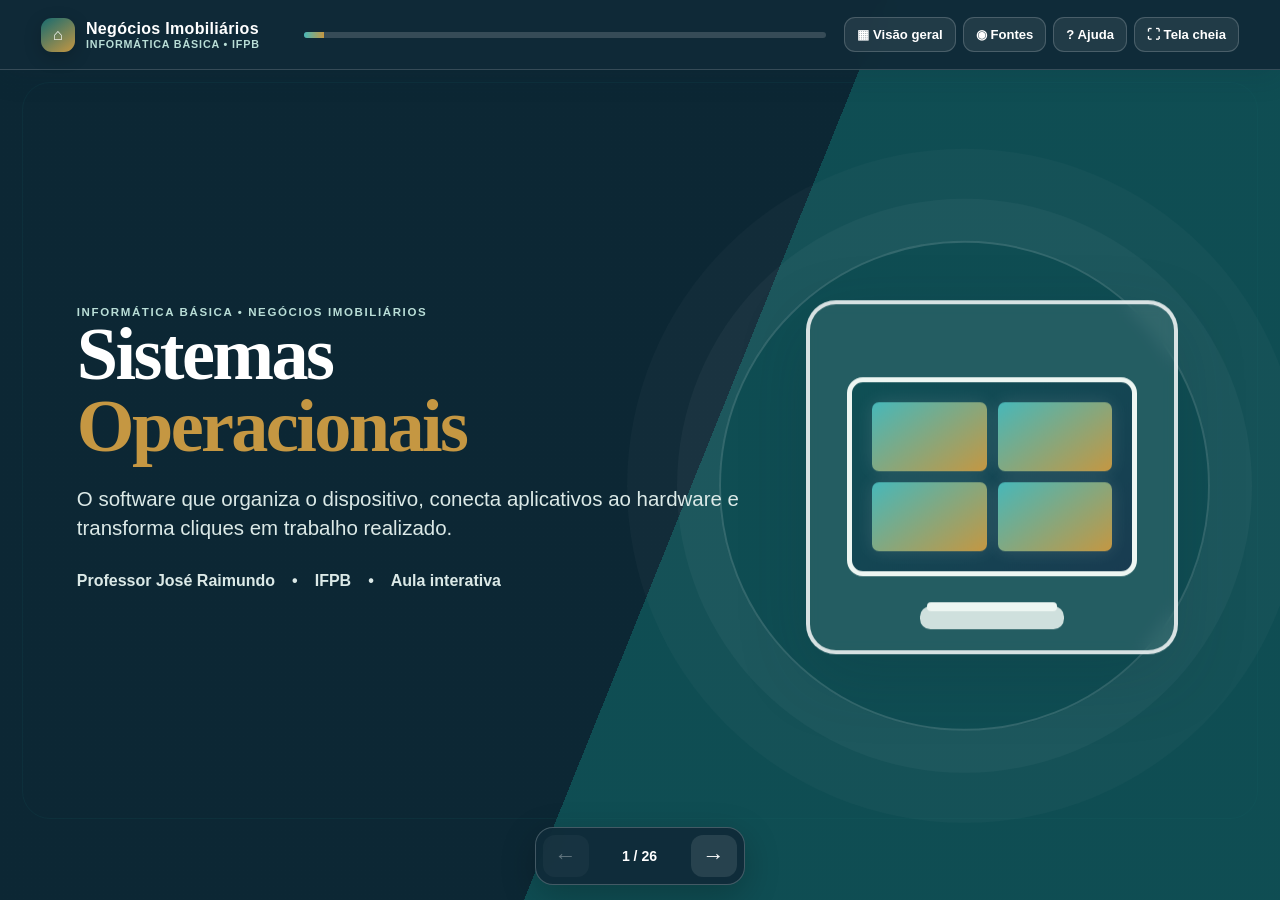
<file: slides/03-sistemas-operacionais.html>
<!DOCTYPE html>
<html lang="pt-BR">
<head>
  <meta charset="UTF-8">
  <meta name="viewport" content="width=device-width, initial-scale=1.0">
  <meta name="description" content="Apresentação HTML interativa sobre sistemas operacionais para o curso superior de Negócios Imobiliários do IFPB.">
  <title>Sistemas Operacionais | Negócios Imobiliários</title>
  <style>
    :root{
      --navy:#102a38;--petrol:#176b70;--petrol-dark:#0f5055;--green:#315f4f;
      --green-soft:#dcebe5;--gold:#c59742;--cream:#f4f1e9;--paper:#fcfbf7;
      --ink:#17252c;--muted:#5e6b70;--line:#ccd7d5;--correct:#257653;--wrong:#a84040;
      --shadow:0 22px 70px rgba(15,42,56,.18);--radius:22px;--topbar:70px;--controls:74px
    }
    *{box-sizing:border-box}html,body{width:100%;height:100%;margin:0;overflow:hidden}
    body{font-family:Inter,"Segoe UI",Arial,sans-serif;color:var(--ink);background:radial-gradient(circle at 12% 18%,rgba(23,107,112,.17),transparent 29%),radial-gradient(circle at 88% 83%,rgba(197,151,66,.14),transparent 25%),linear-gradient(135deg,#e7ece9,#d7e1df)}
    button{font:inherit;-webkit-tap-highlight-color:transparent}a{color:var(--petrol-dark)}.deck{position:relative;width:100%;height:100%}
    .topbar{position:fixed;z-index:80;top:0;left:0;right:0;height:var(--topbar);display:flex;align-items:center;gap:18px;padding:0 clamp(20px,3.2vw,52px);color:#fff;background:rgba(16,42,56,.94);border-bottom:1px solid rgba(255,255,255,.16);backdrop-filter:blur(14px);box-shadow:0 7px 28px rgba(15,42,56,.13)}
    .brand{display:flex;align-items:center;gap:11px;min-width:245px;font-weight:850;letter-spacing:.02em}.brand-mark{width:34px;height:34px;border-radius:11px;display:grid;place-items:center;background:linear-gradient(145deg,var(--petrol),var(--gold));box-shadow:0 5px 18px rgba(0,0,0,.2)}.brand small{display:block;color:#b9ded7;font-size:.67rem;font-weight:650;letter-spacing:.08em;text-transform:uppercase}
    .top-progress{flex:1;height:6px;background:rgba(255,255,255,.16);border-radius:999px;overflow:hidden}.top-progress span{display:block;height:100%;width:4%;background:linear-gradient(90deg,#47b8ba,var(--gold));transition:width .35s}.top-actions{display:flex;gap:7px}.top-btn{cursor:pointer;border:1px solid rgba(255,255,255,.18);background:rgba(255,255,255,.08);color:#fff;border-radius:11px;padding:9px 12px;font-weight:750;font-size:.82rem;transition:.2s}.top-btn:hover{background:var(--petrol);transform:translateY(-1px)}
    .slide{position:absolute;inset:0;display:grid;grid-template-rows:auto 1fr;gap:clamp(13px,2vh,24px);padding:calc(var(--topbar) + clamp(22px,3vh,38px)) clamp(28px,6vw,92px) calc(var(--controls) + clamp(20px,3vh,38px));opacity:0;visibility:hidden;transform:translateX(40px) scale(.99);transition:opacity .34s,transform .4s,visibility .4s;overflow:auto;scrollbar-width:thin}.slide.active{opacity:1;visibility:visible;transform:none;z-index:5}.slide::before{content:"";position:absolute;inset:calc(var(--topbar) + 12px) 22px calc(var(--controls) + 7px);border:1px solid rgba(23,107,112,.13);border-radius:28px;pointer-events:none}.slide>*{position:relative;z-index:1}
    .eyebrow{color:var(--petrol);font-weight:850;letter-spacing:.14em;text-transform:uppercase;font-size:clamp(.67rem,.9vw,.88rem)}h1,h2,h3,p{margin-top:0}h1,h2{font-family:Georgia,"Times New Roman",serif;letter-spacing:-.035em}h1{font-size:clamp(2.75rem,5.8vw,5.8rem);line-height:.98;margin-bottom:21px}h2{color:var(--navy);font-size:clamp(1.9rem,3.6vw,3.75rem);line-height:1.05;margin-bottom:0}h3{color:var(--navy);font-size:clamp(1.02rem,1.55vw,1.4rem);line-height:1.2;margin-bottom:8px}p,li{font-size:clamp(.91rem,1.18vw,1.14rem);line-height:1.42}.lead{color:var(--muted);font-size:clamp(1.03rem,1.6vw,1.4rem);max-width:920px}.small{font-size:clamp(.72rem,.9vw,.9rem);color:var(--muted)}.gold{color:var(--gold)}
    .header{display:flex;align-items:flex-end;justify-content:space-between;gap:20px;border-bottom:2px solid var(--line);padding-bottom:14px}.section-number{font-family:Georgia,serif;color:rgba(23,107,112,.23);font-size:clamp(2.3rem,5vw,4.8rem);line-height:.75}.content{align-self:center;width:100%}.two-col{display:grid;grid-template-columns:1.05fr .95fr;gap:clamp(24px,4vw,62px);align-items:center}.two-col.equal{grid-template-columns:1fr 1fr}.three-col{display:grid;grid-template-columns:repeat(3,1fr);gap:clamp(14px,2vw,24px)}.four-col{display:grid;grid-template-columns:repeat(4,1fr);gap:clamp(12px,1.4vw,19px)}.stack{display:grid;gap:15px}
    .card{background:rgba(252,251,247,.92);border:1px solid var(--line);border-radius:var(--radius);padding:clamp(16px,2vw,27px);box-shadow:0 13px 36px rgba(15,42,56,.09)}.card.accent{border-top:5px solid var(--petrol)}.card.gold-top{border-top:5px solid var(--gold)}.card.green-top{border-top:5px solid var(--green)}.icon{width:56px;height:56px;display:grid;place-items:center;border-radius:16px;background:var(--green-soft);color:var(--petrol-dark);font-size:29px;margin-bottom:13px}.clean-list{list-style:none;padding:0;margin:12px 0 0}.clean-list li{position:relative;padding-left:27px;margin:8px 0}.clean-list li::before{content:"✓";position:absolute;left:0;color:var(--correct);font-weight:900}.pill{display:inline-flex;align-items:center;gap:7px;border:1px solid var(--line);border-radius:999px;padding:7px 12px;background:rgba(255,255,255,.65);font-size:.82rem;font-weight:800;color:var(--petrol-dark)}
    .cover{grid-template-rows:1fr;align-items:center;color:#fff;background:linear-gradient(112deg,rgba(12,39,52,.985) 0 54%,rgba(15,80,85,.93) 54% 100%),var(--navy)}.cover::after{content:"";position:absolute;width:min(38vw,520px);aspect-ratio:1;right:5.5vw;top:54%;transform:translateY(-50%);border:2px solid rgba(255,255,255,.15);border-radius:50%;box-shadow:0 0 0 42px rgba(255,255,255,.035),0 0 0 92px rgba(255,255,255,.025)}.cover h1{color:#fff;max-width:850px}.cover .eyebrow{color:#b9ded7}.cover .lead{color:#dbe9e7;max-width:760px}.title-meta{display:flex;gap:17px;flex-wrap:wrap;margin-top:30px;color:#dbe9e7;font-weight:650}
    .hero-os{position:absolute;right:8vw;top:53%;transform:translateY(-50%);width:min(29vw,390px);aspect-ratio:1.05;border:4px solid rgba(255,255,255,.82);border-radius:30px;padding:24px;background:rgba(255,255,255,.09);backdrop-filter:blur(8px);box-shadow:var(--shadow);z-index:2;display:grid;place-items:center}.hero-screen{width:92%;height:67%;border:5px solid #edf6f2;border-radius:16px;background:linear-gradient(145deg,#0f5055,#193c51);display:grid;grid-template-columns:repeat(2,1fr);gap:11px;padding:20px}.hero-screen span{border-radius:7px;background:linear-gradient(145deg,#47b8ba,#c59742);box-shadow:0 0 18px rgba(255,255,255,.12)}.hero-screen::after{content:"";position:absolute;width:36%;height:9px;background:#edf6f2;left:32%;bottom:39px;border-radius:4px;box-shadow:0 11px 0 7px rgba(237,246,242,.86)}
    .photo,.shot{position:relative;border-radius:24px;overflow:hidden;box-shadow:var(--shadow);background:#e9ece9;min-height:250px}.photo img,.shot img{display:block;width:100%;height:100%;object-fit:contain;background:#eef1ef}.photo figcaption,.shot figcaption{position:absolute;left:0;right:0;bottom:0;padding:28px 17px 12px;color:#fff;background:linear-gradient(transparent,rgba(8,28,38,.9));font-size:.76rem;line-height:1.25}.shot.wide{aspect-ratio:16/9;min-height:0}.shot.tall{aspect-ratio:9/16;max-height:470px;min-height:0;margin:auto}.image-strip{display:grid;grid-template-columns:1fr 1fr;gap:16px}.image-strip.three{grid-template-columns:repeat(3,1fr)}.image-strip .shot{min-height:235px}
    .choice-btn,.tab,.option,.primary-btn,.ghost-btn,.timeline-dot,.scenario-btn,.op-btn,.mission-btn{cursor:pointer;border:1px solid var(--line);border-radius:14px;background:rgba(255,255,255,.86);color:var(--ink);padding:13px 16px;transition:.18s}.choice-btn:hover,.tab:hover,.option:hover,.ghost-btn:hover,.timeline-dot:hover,.scenario-btn:hover,.op-btn:hover,.mission-btn:hover{transform:translateY(-2px);border-color:var(--petrol);box-shadow:0 9px 25px rgba(23,107,112,.13)}.primary-btn{background:var(--petrol);border-color:var(--petrol);color:#fff;text-align:center;font-weight:850}.selected{background:var(--green-soft)!important;border-color:var(--petrol)!important;color:var(--petrol-dark)!important;font-weight:800}.feedback{min-height:54px;padding:13px 16px;border-left:5px solid var(--gold);background:rgba(255,255,255,.68);border-radius:0 14px 14px 0;color:var(--muted)}.warmup{display:grid;grid-template-columns:repeat(2,minmax(230px,1fr));gap:13px}.warmup .choice-btn{text-align:left}
    .bridge{display:grid;grid-template-columns:repeat(5,1fr);gap:18px;align-items:center}.bridge-node{text-align:center;padding:22px 12px;border-radius:19px;background:#fff;border:1px solid var(--line);font-weight:850}.bridge-node.center{background:linear-gradient(145deg,var(--navy),var(--petrol-dark));color:#fff;transform:scale(1.08);box-shadow:var(--shadow)}.bridge-arrow{text-align:center;color:var(--gold);font-size:2.2rem;font-weight:900}
    .job-grid{display:grid;grid-template-columns:repeat(3,1fr);gap:14px}.job{display:flex;gap:14px;align-items:flex-start}.job .icon{flex:0 0 52px;margin:0}.job p{margin:0;color:var(--muted)}
    .timeline{display:grid;grid-template-columns:repeat(4,1fr);gap:9px;margin-bottom:16px}.timeline-dot{font-weight:850;text-align:center}.timeline-dot.active,.tab.active,.scenario-btn.active{background:var(--petrol);border-color:var(--petrol);color:#fff}.timeline-display{display:grid;grid-template-columns:1.08fr .92fr;gap:24px;align-items:center}.timeline-display .shot{aspect-ratio:16/9;min-height:0}.timeline-copy{display:flex;flex-direction:column;justify-content:center}
    .callout-image{position:relative}.callout-image .shot{aspect-ratio:16/9;min-height:0}.marker{position:absolute;z-index:2;border:3px solid var(--gold);background:rgba(197,151,66,.18);border-radius:12px;box-shadow:0 0 0 4px rgba(255,255,255,.7)}.marker span{position:absolute;background:var(--navy);color:#fff;font-weight:800;font-size:.76rem;padding:6px 9px;border-radius:8px;white-space:nowrap}.m-start{left:39%;bottom:1%;width:22%;height:10%}.m-start span{left:50%;bottom:115%;transform:translateX(-50%)}.m-apps{left:33%;top:27%;width:34%;height:48%}.m-apps span{right:102%;top:10%}.m-search{left:34%;top:21%;width:32%;height:8%}.m-search span{left:102%;top:0}.m-tray{right:0;bottom:0;width:15%;height:8%}.m-tray span{right:0;bottom:120%}
    .file-tree{display:grid;gap:7px;font-family:ui-monospace,SFMono-Regular,Consolas,monospace}.tree-row{padding:9px 12px;border-radius:10px;background:#fff;border:1px solid var(--line)}.tree-row.l1{margin-left:24px}.tree-row.l2{margin-left:48px}.tree-row.file{border-left:5px solid var(--gold)}
    .tabs{display:flex;flex-wrap:wrap;gap:9px;margin-bottom:15px}.tab{font-weight:800}.tab-panel{display:none}.tab-panel.active{display:grid;animation:fadeUp .28s ease}@keyframes fadeUp{from{opacity:0;transform:translateY(8px)}to{opacity:1;transform:none}}
    .compare{width:100%;border-collapse:separate;border-spacing:0;overflow:hidden;border:1px solid var(--line);border-radius:18px;background:rgba(255,255,255,.9);box-shadow:0 13px 36px rgba(15,42,56,.08)}.compare th,.compare td{padding:14px 16px;border-bottom:1px solid var(--line);text-align:left;font-size:clamp(.82rem,1.08vw,1rem)}.compare th{background:var(--navy);color:#fff}.compare tr:last-child td{border-bottom:0}.compare td:first-child{font-weight:850;color:var(--petrol-dark)}
    .terminal{background:#10242e;color:#d9f7ed;border-radius:22px;box-shadow:var(--shadow);overflow:hidden;font:700 clamp(.78rem,1vw,1rem)/1.55 ui-monospace,Consolas,monospace}.terminal-top{background:#263b45;padding:11px 16px;color:#dbe9e7}.terminal-body{padding:23px}.prompt{color:#67d5a3}.command{color:#f3d27a}.terminal .muted{color:#9ab1af}
    .operation-grid{display:grid;grid-template-columns:repeat(3,1fr);gap:14px}.op-btn{text-align:left;min-height:160px}.op-btn b{display:block;color:var(--navy);font-size:1.18rem;margin:7px 0}.op-btn.correct{background:#e3f3ea;border-color:var(--correct)}.op-btn.wrong{background:#f7e6e6;border-color:var(--wrong)}
    .shortcut-grid{display:grid;grid-template-columns:repeat(4,1fr);gap:13px}.shortcut{text-align:center}.keys{display:flex;justify-content:center;align-items:center;gap:5px;margin-bottom:11px}.kbd{display:inline-grid;place-items:center;min-width:34px;height:31px;padding:0 8px;border:1px solid #aab8b5;border-bottom-width:3px;border-radius:7px;background:#fff;font-weight:850;color:var(--navy)}
    .process{display:grid;grid-template-columns:repeat(4,1fr);gap:24px}.process-step{position:relative;text-align:center;padding:20px 14px;background:#fff;border:1px solid var(--line);border-radius:18px}.process-step:not(:last-child)::after{content:"→";position:absolute;right:-20px;top:50%;transform:translateY(-50%);font-size:26px;font-weight:900;color:var(--gold)}.process-step b{display:block;color:var(--petrol);margin:8px 0}
    .scenario-list,.mission-options{display:grid;gap:10px}.scenario-btn,.mission-btn{text-align:left;font-weight:800}.scenario-panel{min-height:250px;display:flex;flex-direction:column;justify-content:center}.mission{background:linear-gradient(145deg,var(--navy),var(--petrol-dark));color:#fff}.mission h3{color:#fff}.mission p{color:#dbe9e7}.mission-options .mission-btn.selected{background:#e7f2ee!important}.mission-result{margin-top:14px;color:#fff;background:rgba(255,255,255,.09);border-left-color:var(--gold)}
    .quiz-wrap{max-width:1080px;margin:auto;width:100%}.quiz-meta{display:flex;justify-content:space-between;color:var(--muted);font-weight:800;margin-bottom:12px}.quiz-question{font-family:Georgia,serif;color:var(--navy);font-size:clamp(1.35rem,2.4vw,2.2rem);line-height:1.16;margin:0 0 18px}.options{display:grid;grid-template-columns:1fr 1fr;gap:11px}.option{min-height:61px;display:flex;align-items:center;gap:11px;text-align:left}.option .letter{flex:0 0 32px;width:32px;height:32px;display:grid;place-items:center;border-radius:9px;background:var(--green-soft);color:var(--petrol-dark);font-weight:900}.option:disabled{cursor:default;transform:none}.option.correct{background:#e3f3ea;border-color:var(--correct)}.option.wrong{background:#f7e6e6;border-color:var(--wrong)}.quiz-feedback{min-height:58px;padding:13px 17px;margin-top:14px;border-radius:14px;background:rgba(255,255,255,.68);color:var(--muted)}.quiz-next{display:none;margin:13px 0 0 auto;min-width:175px}.quiz-next.visible{display:block}.result-screen{text-align:center;max-width:840px;margin:auto}.medal{width:140px;height:140px;border-radius:50%;display:grid;place-items:center;margin:0 auto 16px;font-size:70px;background:linear-gradient(145deg,#f2d489,var(--gold));box-shadow:0 0 0 15px rgba(197,151,66,.15),var(--shadow)}.result-score{font-family:Georgia,serif;font-size:clamp(2.5rem,5.6vw,5.2rem);color:var(--navy);margin:0}.closing{background:linear-gradient(135deg,#f6f3eb,#dfeae5)}.takeaways{display:grid;grid-template-columns:repeat(3,1fr);gap:22px}.takeaway{border-top:2px solid var(--line);padding-top:15px}.takeaway .big{color:var(--petrol);font-family:Georgia,serif;font-size:clamp(2.1rem,4vw,4.3rem);line-height:1}
    .controls{position:fixed;z-index:75;left:50%;bottom:15px;transform:translateX(-50%);display:flex;align-items:center;gap:7px;padding:7px;background:rgba(16,42,56,.93);border:1px solid rgba(255,255,255,.22);border-radius:18px;box-shadow:0 10px 35px rgba(0,0,0,.22);backdrop-filter:blur(12px)}.nav-btn{width:46px;height:42px;cursor:pointer;border:0;border-radius:12px;background:rgba(255,255,255,.1);color:#fff;font-size:22px}.nav-btn:hover{background:var(--petrol)}.nav-btn:disabled{opacity:.35}.slide-counter{min-width:88px;text-align:center;color:#fff;font-weight:850;font-size:.88rem}
    .modal{position:fixed;z-index:120;inset:0;display:none;place-items:center;padding:25px;background:rgba(7,25,34,.72);backdrop-filter:blur(8px)}.modal.open{display:grid}.modal-card{position:relative;width:min(1120px,96vw);max-height:88vh;overflow:auto;background:var(--paper);border:1px solid var(--line);border-radius:26px;padding:clamp(24px,4vw,46px);box-shadow:var(--shadow)}.modal-close{position:sticky;float:right;top:0;cursor:pointer;border:0;background:var(--navy);color:#fff;width:42px;height:42px;border-radius:12px;font-size:20px}.overview-grid{clear:both;display:grid;grid-template-columns:repeat(4,1fr);gap:11px;margin-top:22px}.overview-item{cursor:pointer;border:1px solid var(--line);background:#fff;border-radius:13px;padding:13px;text-align:left;color:var(--ink)}.overview-item:hover{border-color:var(--petrol);background:var(--green-soft)}.overview-item b{display:block;color:var(--petrol);margin-bottom:5px}.source-list{clear:both;display:grid;gap:10px;margin-top:20px}.source-item{padding:14px;border-left:4px solid var(--gold);background:#fff;border-radius:0 13px 13px 0}.source-item b{display:block;color:var(--navy)}
    @media(max-width:1050px){.top-btn span{display:none}.brand{min-width:195px}.two-col,.timeline-display{grid-template-columns:1fr}.three-col,.takeaways,.job-grid{grid-template-columns:1fr 1fr}.four-col,.shortcut-grid{grid-template-columns:1fr 1fr}.image-strip.three{grid-template-columns:1fr 1fr}.overview-grid{grid-template-columns:repeat(3,1fr)}.hero-os{opacity:.15;right:3vw;width:44vw}.bridge{grid-template-columns:1fr}.bridge-arrow{transform:rotate(90deg)}.process{grid-template-columns:1fr 1fr}.process-step:nth-child(2)::after{display:none}}
    @media(max-width:680px){:root{--topbar:62px}.topbar{padding:0 12px;gap:8px}.brand{min-width:0;flex:1}.brand>span:last-child{font-size:.78rem}.brand small{font-size:.57rem}.top-progress{display:none}.top-btn{padding:8px 9px}.slide{padding:calc(var(--topbar) + 18px) 22px calc(var(--controls) + 18px)}.slide::before{inset:calc(var(--topbar) + 7px) 8px calc(var(--controls) + 4px)}.two-col,.three-col,.four-col,.warmup,.job-grid,.image-strip,.image-strip.three,.operation-grid,.shortcut-grid,.options,.takeaways,.process{grid-template-columns:1fr}.process-step::after{display:none!important}.timeline{grid-template-columns:1fr 1fr}.overview-grid{grid-template-columns:1fr 1fr}.section-number{display:none}.controls{bottom:8px}.hero-os{display:none}.cover h1{font-size:2.65rem}.modal{padding:10px}.marker span{display:none}}
    @media(max-height:720px) and (min-width:681px){:root{--topbar:60px;--controls:60px}.topbar{height:60px}.slide{padding-top:76px;padding-bottom:76px;gap:10px}h2{font-size:clamp(1.75rem,3vw,3rem)}p,li{font-size:clamp(.8rem,1.02vw,.98rem);line-height:1.32}.lead{font-size:clamp(.94rem,1.25vw,1.15rem)}.card{padding:14px 18px}.photo,.shot{min-height:210px}.controls{bottom:8px}.nav-btn{height:38px}}
    @media(prefers-reduced-motion:reduce){*,*::before,*::after{animation:none!important;transition:none!important}}@media print{html,body{overflow:visible;background:#fff}.topbar,.controls,.modal{display:none!important}.deck{height:auto}.slide{position:relative;min-height:100vh;opacity:1;visibility:visible;transform:none;page-break-after:always;padding:45px}.slide::before{inset:20px}}
  </style>
</head>
<body>
  <main class="deck" id="deck">
    <header class="topbar" aria-label="Barra de ferramentas">
      <div class="brand"><span class="brand-mark">⌂</span><span>Negócios Imobiliários<small>Informática básica • IFPB</small></span></div>
      <div class="top-progress" aria-hidden="true"><span id="progressBar"></span></div>
      <div class="top-actions">
        <button class="top-btn" data-modal="overviewModal" title="Visão geral">▦ <span>Visão geral</span></button>
        <button class="top-btn" data-modal="sourcesModal" title="Fontes e créditos">◉ <span>Fontes</span></button>
        <button class="top-btn" data-modal="helpModal" title="Ajuda">? <span>Ajuda</span></button>
        <button class="top-btn" id="fullscreenBtn" title="Tela cheia">⛶ <span>Tela cheia</span></button>
      </div>
    </header>

    <section class="slide cover active" data-title="Capa" aria-label="Slide 1">
      <div class="content">
        <div class="eyebrow">Informática Básica • Negócios Imobiliários</div>
        <h1>Sistemas<br><span class="gold">Operacionais</span></h1>
        <p class="lead">O software que organiza o dispositivo, conecta aplicativos ao hardware e transforma cliques em trabalho realizado.</p>
        <div class="title-meta"><span>Professor José Raimundo</span><span>•</span><span>IFPB</span><span>•</span><span>Aula interativa</span></div>
      </div>
      <div class="hero-os" aria-hidden="true"><div class="hero-screen"><span></span><span></span><span></span><span></span></div></div>
    </section>

    <section class="slide" data-title="O que vamos aprender" aria-label="Slide 2">
      <div class="header"><div><div class="eyebrow">Nosso percurso</div><h2>O sistema operacional deixa a tecnologia utilizável</h2></div><div class="section-number">02</div></div>
      <div class="content four-col">
        <article class="card accent"><div class="icon">⚙</div><h3>Compreender</h3><p>O papel do sistema operacional entre pessoas, aplicativos e equipamentos.</p></article>
        <article class="card green-top"><div class="icon">◫</div><h3>Reconhecer</h3><p>Elementos da área de trabalho, janelas, menus, arquivos e pastas.</p></article>
        <article class="card gold-top"><div class="icon">⇄</div><h3>Comparar</h3><p>Windows, Linux, macOS, ChromeOS e sistemas móveis sem “torcida”.</p></article>
        <article class="card accent"><div class="icon">⌂</div><h3>Aplicar</h3><p>Escolher ferramentas e organizar uma rotina digital no setor imobiliário.</p></article>
      </div>
    </section>

    <section class="slide" data-title="Diagnóstico da turma" aria-label="Slide 3">
      <div class="header"><div><div class="eyebrow">Aquecimento</div><h2>Quantos sistemas operacionais já fazem parte do seu dia?</h2></div><div class="section-number">03</div></div>
      <div class="content two-col">
        <div class="warmup" id="warmup">
          <button class="choice-btn">🪟 Uso computador com Windows</button><button class="choice-btn">🐧 Já utilizei alguma distribuição Linux</button>
          <button class="choice-btn">🤖 Uso smartphone ou tablet Android</button><button class="choice-btn">🍎 Uso dispositivo da Apple</button>
          <button class="choice-btn">☁ Uso Chromebook ou sistema baseado na web</button><button class="choice-btn">❓ Não sei identificar o sistema</button>
        </div>
        <div class="card gold-top"><h3>Marque tudo que se aplica</h3><p class="lead">O sistema muda, mas muitos conceitos se repetem: abrir aplicativos, alternar janelas, salvar arquivos e proteger a conta.</p><div class="feedback" id="warmupFeedback">Selecione as opções e observe quantos ambientes digitais já estão presentes na turma.</div></div>
      </div>
    </section>

    <section class="slide" data-title="O que é um sistema operacional" aria-label="Slide 4">
      <div class="header"><div><div class="eyebrow">Conceito central</div><h2>O sistema operacional é o gerente do dispositivo</h2></div><div class="section-number">04</div></div>
      <div class="content">
        <div class="bridge"><div class="bridge-node">👤<br>Pessoa</div><div class="bridge-arrow">→</div><div class="bridge-node center">⚙<br>Sistema operacional</div><div class="bridge-arrow">→</div><div class="bridge-node">🖥<br>Hardware</div></div>
        <div class="feedback" style="margin-top:22px"><b>Na prática:</b> quando você salva a foto de um imóvel, o aplicativo faz o pedido; o sistema operacional decide onde gravar os dados e conversa com o armazenamento.</div>
      </div>
    </section>

    <section class="slide" data-title="Funções do sistema" aria-label="Slide 5">
      <div class="header"><div><div class="eyebrow">Nos bastidores</div><h2>Seis tarefas acontecem enquanto você trabalha</h2></div><div class="section-number">05</div></div>
      <div class="content job-grid">
        <article class="card job"><div class="icon">▣</div><div><h3>Processos</h3><p>Distribui tempo do processador entre os programas.</p></div></article>
        <article class="card job"><div class="icon">▤</div><div><h3>Memória</h3><p>Reserva RAM e evita que aplicativos se atrapalhem.</p></div></article>
        <article class="card job"><div class="icon">📁</div><div><h3>Arquivos</h3><p>Organiza nomes, pastas, permissões e armazenamento.</p></div></article>
        <article class="card job"><div class="icon">⌨</div><div><h3>Dispositivos</h3><p>Controla teclado, câmera, impressora, som e rede.</p></div></article>
        <article class="card job"><div class="icon">🔐</div><div><h3>Segurança</h3><p>Gerencia contas, senhas, atualizações e acessos.</p></div></article>
        <article class="card job"><div class="icon">◫</div><div><h3>Interface</h3><p>Oferece janelas, menus, ícones ou linha de comando.</p></div></article>
      </div>
    </section>

    <section class="slide" data-title="Evolução das interfaces" aria-label="Slide 6">
      <div class="header"><div><div class="eyebrow">Evolução visual</div><h2>Do comando digitado ao toque na tela</h2></div><div class="section-number">06</div></div>
      <div class="content">
        <div class="timeline" id="timeline">
          <button class="timeline-dot active" data-key="dos">1980–90<br>texto</button><button class="timeline-dot" data-key="win95">1995<br>desktop</button><button class="timeline-dot" data-key="win11">hoje<br>integração</button><button class="timeline-dot" data-key="android">mobilidade<br>toque</button>
        </div>
        <div class="timeline-display"><figure class="shot" id="timelineShot"><img id="timelineImage" src="../assets/slides/os/msdos.webp" alt="Tela do MS-DOS 5"><figcaption id="timelineCaption">MS-DOS 5: interação principalmente por texto.</figcaption></figure><div class="timeline-copy"><span class="pill" id="timelineEra">Interface textual</span><h3 id="timelineTitle" style="font-size:clamp(1.35rem,2.2vw,2rem);margin-top:12px">O usuário precisava conhecer comandos</h3><p class="lead" id="timelineBody">O computador executava tarefas sem janelas, ícones ou toque. A precisão era essencial.</p></div></div>
      </div>
    </section>

    <section class="slide" data-title="Conhecendo o Windows 11" aria-label="Slide 7">
      <div class="header"><div><div class="eyebrow">Ambiente mais comum nos escritórios</div><h2>Windows reúne trabalho local, nuvem e aplicativos</h2></div><div class="section-number">07</div></div>
      <div class="content two-col equal">
        <figure class="shot wide"><img src="../assets/slides/os/windows11-desktop.webp" alt="Tela do Windows 11 com menu Iniciar, Configurações e outros aplicativos"><figcaption>Exemplo do Windows 11 com menu Iniciar e múltiplas janelas.</figcaption></figure>
        <div class="card accent"><h3>Onde olhar primeiro</h3><ul class="clean-list"><li><b>Menu Iniciar:</b> aplicativos, arquivos, pesquisa e energia.</li><li><b>Barra de tarefas:</b> programas abertos e atalhos fixados.</li><li><b>Área de notificação:</b> rede, som, bateria, relógio.</li><li><b>Explorador de Arquivos:</b> documentos, mídias e unidades.</li></ul><p class="small" style="margin-top:14px">A aparência pode variar conforme a versão e a personalização.</p></div>
      </div>
    </section>

    <section class="slide" data-title="Anatomia da área de trabalho" aria-label="Slide 8">
      <div class="header"><div><div class="eyebrow">Leitura da tela</div><h2>A interface oferece pistas sobre onde começar</h2></div><div class="section-number">08</div></div>
      <div class="content two-col">
        <div class="callout-image"><figure class="shot"><img src="../assets/slides/os/windows11-desktop.webp" alt="Tela do Windows 11 usada para identificar seus elementos"></figure><div class="marker m-start"><span>Barra de tarefas</span></div><div class="marker m-apps"><span>Aplicativos</span></div><div class="marker m-search"><span>Pesquisa</span></div><div class="marker m-tray"><span>Status</span></div></div>
        <div class="stack"><article class="card"><h3>🖱 Um clique</h3><p>Seleciona ou ativa controles como botões e menus.</p></article><article class="card"><h3>🖱🖱 Dois cliques</h3><p>Normalmente abre um arquivo, pasta ou atalho.</p></article><article class="card"><h3>☰ Clique direito</h3><p>Exibe ações relacionadas ao item selecionado.</p></article></div>
      </div>
    </section>

    <section class="slide" data-title="Explorador de Arquivos" aria-label="Slide 9">
      <div class="header"><div><div class="eyebrow">Organização</div><h2>Pastas transformam muitos arquivos em um acervo localizável</h2></div><div class="section-number">09</div></div>
      <div class="content two-col equal">
        <div class="card accent"><h3>Estrutura sugerida para imóveis</h3><div class="file-tree"><div class="tree-row">📁 Imobiliária</div><div class="tree-row l1">📁 Imóveis</div><div class="tree-row l2">📁 Apartamento_305_Centro</div><div class="tree-row l2 file">🖼 Fachada_01.jpg</div><div class="tree-row l2 file">📄 Contrato_locação.pdf</div><div class="tree-row l1">📁 Clientes</div><div class="tree-row l1">📁 Modelos_de_documentos</div></div></div>
        <div class="stack"><figure class="shot" style="min-height:190px"><img src="../assets/slides/os/win11-explorer.webp" alt="Trecho do Explorador de Arquivos do Windows 11 mostrando unidades e armazenamento"><figcaption>Explorador de Arquivos: unidades e espaço de armazenamento.</figcaption></figure><div class="feedback"><b>Nome útil:</b> <code>2026-08-28_Contrato_Locacao_Apto305.pdf</code><br><span class="small">Data + tipo + identificação. Evite “documento final novo 2.pdf”.</span></div></div>
      </div>
    </section>

    <section class="slide" data-title="O universo Linux" aria-label="Slide 10">
      <div class="header"><div><div class="eyebrow">Software livre e diversidade</div><h2>Linux aparece em desktops, servidores, nuvens e dispositivos</h2></div><div class="section-number">10</div></div>
      <div class="content two-col">
        <div><p class="lead">“Linux” costuma designar uma família de sistemas. As <b>distribuições</b> combinam o núcleo Linux, ferramentas, interface e catálogo de programas.</p><div class="three-col" style="margin-top:18px"><div class="card"><h3>Ubuntu</h3><p>Amplo ecossistema e foco em facilidade.</p></div><div class="card"><h3>Linux Mint</h3><p>Interface familiar para quem vem do Windows.</p></div><div class="card"><h3>Fedora</h3><p>Tecnologias atuais e ambiente GNOME.</p></div></div></div>
        <figure class="shot wide"><img src="../assets/slides/os/ubuntu-desktop.webp" alt="Área de trabalho do Ubuntu 24.04 LTS"><figcaption>Ubuntu 24.04 LTS: barra lateral, painel superior e área de trabalho.</figcaption></figure>
      </div>
    </section>

    <section class="slide" data-title="Três ambientes Linux" aria-label="Slide 11">
      <div class="header"><div><div class="eyebrow">Explore as diferenças</div><h2>O mesmo núcleo pode oferecer experiências visuais distintas</h2></div><div class="section-number">11</div></div>
      <div class="content">
        <div class="tabs" id="distroTabs"><button class="tab active" data-tab="ubuntu">Ubuntu</button><button class="tab" data-tab="mint">Linux Mint</button><button class="tab" data-tab="fedora">Fedora</button></div>
        <div id="ubuntu" class="tab-panel active two-col equal"><figure class="shot wide"><img src="../assets/slides/os/ubuntu-desktop.webp" alt="Área de trabalho do Ubuntu"></figure><div class="card"><h3>Ubuntu</h3><p>Usa o ambiente GNOME com adaptações, como a barra lateral de aplicativos. É comum em educação, desenvolvimento e servidores.</p><span class="pill">Referência visual: 24.04 LTS</span></div></div>
        <div id="mint" class="tab-panel two-col equal"><figure class="shot wide"><img src="../assets/slides/os/mint-desktop.webp" alt="Área de trabalho do Linux Mint"></figure><div class="card"><h3>Linux Mint</h3><p>Menu no canto, painel inferior e organização familiar. Essa semelhança pode facilitar a adaptação de iniciantes.</p><span class="pill">Referência visual: versão 22</span></div></div>
        <div id="fedora" class="tab-panel two-col equal"><figure class="shot wide"><img src="../assets/slides/os/fedora-desktop.webp" alt="Área de trabalho do Fedora Workstation"></figure><div class="card"><h3>Fedora Workstation</h3><p>Apresenta uma experiência GNOME próxima do projeto original e valoriza tecnologias abertas recentes.</p><span class="pill">Referência visual: versão 40</span></div></div>
      </div>
    </section>

    <section class="slide" data-title="Windows e Linux" aria-label="Slide 12">
      <div class="header"><div><div class="eyebrow">Comparação equilibrada</div><h2>A melhor escolha depende da tarefa e do ecossistema</h2></div><div class="section-number">12</div></div>
      <div class="content">
        <table class="compare"><thead><tr><th>Critério</th><th>Windows</th><th>Linux</th></tr></thead><tbody><tr><td>Uso cotidiano</td><td>Muito difundido em escritórios e computadores pessoais.</td><td>Varia conforme a distribuição e o ambiente gráfico.</td></tr><tr><td>Aplicativos</td><td>Ampla oferta comercial e integração com ferramentas corporativas.</td><td>Grande catálogo livre; alguns programas comerciais não têm versão nativa.</td></tr><tr><td>Personalização</td><td>Opções consistentes e controladas pelo fabricante.</td><td>Alta possibilidade de escolha e modificação.</td></tr><tr><td>Custo</td><td>Licença geralmente incluída no equipamento ou adquirida à parte.</td><td>Muitas distribuições podem ser usadas sem custo de licença.</td></tr><tr><td>Decisão profissional</td><td colspan="2"><b>Compatibilidade, suporte, segurança e fluxo de trabalho pesam mais do que preferência pessoal.</b></td></tr></tbody></table>
      </div>
    </section>

    <section class="slide" data-title="Outros sistemas" aria-label="Slide 13">
      <div class="header"><div><div class="eyebrow">Além de Windows e Linux</div><h2>Cada categoria de dispositivo prioriza uma experiência</h2></div><div class="section-number">13</div></div>
      <div class="content image-strip three">
        <figure class="shot"><img src="../assets/slides/os/macos-safari.webp" alt="Safari em uma área de trabalho do macOS Sonoma"><figcaption><b>macOS:</b> integração com o ecossistema Apple e foco em computadores Mac.</figcaption></figure>
        <figure class="shot"><img src="../assets/slides/os/chromeos-desktop.webp" alt="Área de trabalho do ChromeOS"><figcaption><b>ChromeOS:</b> experiência leve, centrada na web e em serviços em nuvem.</figcaption></figure>
        <figure class="shot tall"><img src="../assets/slides/os/android-home.webp" alt="Tela inicial do Android 16"><figcaption><b>Android:</b> toque, sensores, mobilidade e aplicativos.</figcaption></figure>
      </div>
    </section>

    <section class="slide" data-title="Interface gráfica e terminal" aria-label="Slide 14">
      <div class="header"><div><div class="eyebrow">Duas formas de interação</div><h2>Ícones ajudam a descobrir; comandos ajudam a automatizar</h2></div><div class="section-number">14</div></div>
      <div class="content two-col equal">
        <figure class="shot wide"><img src="../assets/slides/os/msdos.webp" alt="Tela textual do MS-DOS"><figcaption>Interface textual histórica: o usuário digitava comandos.</figcaption></figure>
        <div class="terminal" aria-label="Exemplo de terminal"><div class="terminal-top">Terminal — organização de documentos</div><div class="terminal-body"><div><span class="prompt">raimundo@notebook</span>:<span class="muted">~/Imobiliaria</span>$ <span class="command">mkdir Contratos_2026</span></div><div><span class="prompt">raimundo@notebook</span>:<span class="muted">~/Imobiliaria</span>$ <span class="command">cp modelo.pdf Contratos_2026/</span></div><div><span class="prompt">raimundo@notebook</span>:<span class="muted">~/Imobiliaria</span>$ <span class="command">ls</span></div><div class="muted">Clientes&nbsp;&nbsp;Contratos_2026&nbsp;&nbsp;Imóveis</div></div></div>
      </div>
    </section>

    <section class="slide" data-title="Arquivos, pastas e extensões" aria-label="Slide 15">
      <div class="header"><div><div class="eyebrow">Organização digital</div><h2>O nome e a extensão indicam como o arquivo será tratado</h2></div><div class="section-number">15</div></div>
      <div class="content four-col">
        <article class="card accent"><div class="icon">PDF</div><h3>.pdf</h3><p>Documentos prontos para leitura e compartilhamento.</p></article><article class="card green-top"><div class="icon">DOC</div><h3>.docx</h3><p>Texto editável, como proposta ou contrato em elaboração.</p></article><article class="card gold-top"><div class="icon">XLS</div><h3>.xlsx</h3><p>Planilhas de imóveis, valores e contatos.</p></article><article class="card accent"><div class="icon">IMG</div><h3>.jpg / .png</h3><p>Fotografias, plantas, mapas e material de divulgação.</p></article>
      </div>
    </section>

    <section class="slide" data-title="Copiar, mover ou criar atalho" aria-label="Slide 16">
      <div class="header"><div><div class="eyebrow">Atividade rápida</div><h2>Qual operação resolve cada situação?</h2></div><div class="section-number">16</div></div>
      <div class="content two-col">
        <div class="card gold-top"><h3 id="opQuestion">Você quer guardar uma cópia das fotos no pendrive sem apagar os originais.</h3><p class="lead">Escolha a ação correta:</p><div class="operation-grid" id="opChoices"><button class="op-btn" data-op="copy"><span class="icon">⧉</span><b>Copiar</b>Criar outra versão em novo local.</button><button class="op-btn" data-op="move"><span class="icon">⇢</span><b>Mover</b>Transferir para outro local.</button><button class="op-btn" data-op="link"><span class="icon">↗</span><b>Atalho</b>Criar acesso ao item original.</button></div></div>
        <div><div class="feedback" id="opFeedback">Pense no que acontecerá com o arquivo original.</div><button class="primary-btn" id="nextOperation" style="margin-top:14px;display:none">Próxima situação →</button></div>
      </div>
    </section>

    <section class="slide" data-title="Excluir com segurança" aria-label="Slide 17">
      <div class="header"><div><div class="eyebrow">Prevenção de perdas</div><h2>Excluir não deve ser um ato automático</h2></div><div class="section-number">17</div></div>
      <div class="content process">
        <article class="process-step"><div class="icon" style="margin:auto">👀</div><b>1. Conferir</b><p>Nome, conteúdo e localização.</p></article><article class="process-step"><div class="icon" style="margin:auto">🗑</div><b>2. Excluir</b><p>O item normalmente vai para a lixeira.</p></article><article class="process-step"><div class="icon" style="margin:auto">↩</div><b>3. Restaurar</b><p>Recupere enquanto ainda estiver na lixeira.</p></article><article class="process-step"><div class="icon" style="margin:auto">☁</div><b>4. Proteger</b><p>Mantenha backup de documentos importantes.</p></article>
      </div>
    </section>

    <section class="slide" data-title="Atalhos de teclado" aria-label="Slide 18">
      <div class="header"><div><div class="eyebrow">Produtividade</div><h2>O teclado reduz movimentos repetitivos</h2></div><div class="section-number">18</div></div>
      <div class="content shortcut-grid">
        <article class="card shortcut"><div class="keys"><span class="kbd">Ctrl</span>+<span class="kbd">C</span></div><h3>Copiar</h3><p>Prepara uma cópia.</p></article><article class="card shortcut"><div class="keys"><span class="kbd">Ctrl</span>+<span class="kbd">X</span></div><h3>Recortar</h3><p>Prepara para mover.</p></article><article class="card shortcut"><div class="keys"><span class="kbd">Ctrl</span>+<span class="kbd">V</span></div><h3>Colar</h3><p>Conclui a operação.</p></article><article class="card shortcut"><div class="keys"><span class="kbd">Ctrl</span>+<span class="kbd">Z</span></div><h3>Desfazer</h3><p>Volta a ação recente.</p></article><article class="card shortcut"><div class="keys"><span class="kbd">Alt</span>+<span class="kbd">Tab</span></div><h3>Alternar</h3><p>Troca de janela.</p></article><article class="card shortcut"><div class="keys"><span class="kbd">Win</span>+<span class="kbd">E</span></div><h3>Arquivos</h3><p>Abre o Explorador.</p></article><article class="card shortcut"><div class="keys"><span class="kbd">Ctrl</span>+<span class="kbd">S</span></div><h3>Salvar</h3><p>Grava alterações.</p></article><article class="card shortcut"><div class="keys"><span class="kbd">Ctrl</span>+<span class="kbd">F</span></div><h3>Localizar</h3><p>Busca no conteúdo.</p></article>
      </div>
    </section>

    <section class="slide" data-title="Instalar aplicativos" aria-label="Slide 19">
      <div class="header"><div><div class="eyebrow">Fontes confiáveis</div><h2>Lojas de aplicativos simplificam instalação e atualização</h2></div><div class="section-number">19</div></div>
      <div class="content image-strip">
        <figure class="shot"><img src="../assets/slides/os/ubuntu-store.webp" alt="Central de aplicativos do Ubuntu"><figcaption>Ubuntu App Center: catálogo organizado por categorias.</figcaption></figure><figure class="shot"><img src="../assets/slides/os/mint-store.webp" alt="Gerenciador de aplicativos do Linux Mint"><figcaption>Linux Mint Software Manager: pesquisa e instalação centralizadas.</figcaption></figure>
      </div>
      <div class="feedback"><b>Regra de ouro:</b> priorize a loja oficial do sistema ou o site oficial do fornecedor. Desconfie de instaladores “grátis” oferecidos por páginas desconhecidas.</div>
    </section>

    <section class="slide" data-title="Atualizações" aria-label="Slide 20">
      <div class="header"><div><div class="eyebrow">Manutenção</div><h2>Atualizar corrige falhas e protege o trabalho</h2></div><div class="section-number">20</div></div>
      <div class="content two-col equal">
        <div class="card accent"><div class="icon">↻</div><h3>O que uma atualização pode trazer?</h3><ul class="clean-list"><li>Correções de segurança.</li><li>Melhorias de estabilidade e compatibilidade.</li><li>Novos recursos ou mudanças de interface.</li><li>Drivers atualizados para o hardware.</li></ul></div>
        <div class="card gold-top"><div class="icon">✓</div><h3>Antes de uma atualização importante</h3><ul class="clean-list"><li>Salve o trabalho e faça backup.</li><li>Conecte notebooks à energia.</li><li>Reserve tempo para reinicializações.</li><li>Verifique se há espaço livre.</li></ul><div class="feedback" style="margin-top:13px">Não desligue o equipamento durante a instalação.</div></div>
      </div>
    </section>

    <section class="slide" data-title="Contas e segurança" aria-label="Slide 21">
      <div class="header"><div><div class="eyebrow">Proteção de dados</div><h2>A conta correta limita riscos e preserva responsabilidades</h2></div><div class="section-number">21</div></div>
      <div class="content three-col">
        <article class="card accent"><div class="icon">👤</div><h3>Conta individual</h3><p>Cada pessoa usa sua própria senha, arquivos e preferências.</p></article><article class="card green-top"><div class="icon">🛡</div><h3>Privilégio mínimo</h3><p>Use conta comum no dia a dia; administrador só quando necessário.</p></article><article class="card gold-top"><div class="icon">🔒</div><h3>Bloqueio de tela</h3><p>Ao se afastar, pressione <span class="kbd">Win</span> + <span class="kbd">L</span> no Windows.</p></article>
        <article class="card"><div class="icon">☁</div><h3>Sincronização</h3><p>Revise quais pastas e dados estão sendo enviados à nuvem.</p></article><article class="card"><div class="icon">🔑</div><h3>Senha forte</h3><p>Prefira frase longa, única e verificação em duas etapas.</p></article><article class="card"><div class="icon">📦</div><h3>Backup</h3><p>Mantenha cópias verificadas de contratos, fotos e planilhas.</p></article>
      </div>
    </section>

    <section class="slide" data-title="Escolha no setor imobiliário" aria-label="Slide 22">
      <div class="header"><div><div class="eyebrow">Decisão aplicada</div><h2>A tarefa define o melhor ambiente</h2></div><div class="section-number">22</div></div>
      <div class="content two-col">
        <div class="scenario-list" id="scenarioList"><button class="scenario-btn active" data-scenario="office">📑 Elaborar contratos e planilhas no escritório</button><button class="scenario-btn" data-scenario="visit">📱 Fotografar e atender durante uma visita</button><button class="scenario-btn" data-scenario="kiosk">🌐 Consultar sistemas web em equipamento compartilhado</button><button class="scenario-btn" data-scenario="server">🗄 Hospedar um sistema interno ou site</button></div>
        <div class="card scenario-panel" id="scenarioPanel"><span class="pill">Escritório</span><h3 style="font-size:clamp(1.4rem,2.2vw,2rem);margin-top:12px">Desktop ou notebook com sistema compatível</h3><p class="lead">Windows, Linux ou macOS podem atender. A decisão depende dos programas exigidos, suporte disponível, impressoras e integração com a equipe.</p></div>
      </div>
    </section>

    <section class="slide" data-title="Missão em grupo" aria-label="Slide 23">
      <div class="header"><div><div class="eyebrow">Aplicação</div><h2>Monte o ambiente digital de uma pequena imobiliária</h2></div><div class="section-number">23</div></div>
      <div class="content two-col equal">
        <div class="card mission"><h3>O cenário</h3><p>A equipe tem três atendentes, trabalha com contratos, planilhas, fotos e um sistema web. Também realiza visitas externas.</p><div class="mission-options" id="missionOptions"><button class="mission-btn" data-pick="computers">🖥 3 computadores para o escritório</button><button class="mission-btn" data-pick="mobile">📱 2 dispositivos móveis para visitas</button><button class="mission-btn" data-pick="system">⚙ Sistema operacional e aplicativos</button><button class="mission-btn" data-pick="safety">🔐 Backup, contas e atualizações</button></div></div>
        <div><article class="card"><h3>Sua proposta deve explicar</h3><ul class="clean-list"><li>Qual equipamento será usado em cada tarefa?</li><li>Quais sistemas e aplicativos precisam ser compatíveis?</li><li>Como os arquivos serão nomeados e compartilhados?</li><li>Como a equipe reduzirá o risco de perda de dados?</li></ul></article><div class="feedback mission-result" id="missionResult">Selecione os quatro pontos para completar o planejamento.</div></div>
      </div>
    </section>

    <section class="slide" data-title="Quiz" aria-label="Slide 24">
      <div class="header"><div><div class="eyebrow">Desafio final</div><h2>Vamos testar o que ficou?</h2></div><div class="section-number">24</div></div>
      <div class="content quiz-wrap"><div class="quiz-meta"><span id="questionNumber">Questão 1 de 10</span><span id="scoreLabel">0 ponto</span></div><div class="card"><p class="quiz-question" id="quizQuestion"></p><div class="options" id="quizOptions"></div><div class="quiz-feedback" id="quizFeedback">Escolha uma alternativa. A correção será imediata.</div><button class="primary-btn quiz-next" id="quizNext">Próxima questão →</button></div></div>
    </section>

    <section class="slide" data-title="Resultado do quiz" aria-label="Slide 25">
      <div class="header"><div><div class="eyebrow">Seu desempenho</div><h2>Resultado do quiz</h2></div><div class="section-number">25</div></div>
      <div class="content result-screen"><div class="medal" id="medal">🏅</div><p class="result-score"><span id="finalScore">0</span>/10</p><h3 id="resultTitle">Conclua o quiz para ver seu resultado</h3><p class="lead" id="resultMessage" style="margin-left:auto;margin-right:auto">Cada resposta é uma oportunidade de consolidar o aprendizado.</p><button class="primary-btn" id="restartQuiz">Refazer quiz</button></div>
    </section>

    <section class="slide closing" data-title="Síntese" aria-label="Slide 26">
      <div class="header"><div><div class="eyebrow">Fechamento</div><h2>O sistema operacional organiza a experiência digital</h2></div><div class="section-number">26</div></div>
      <div class="content"><div class="takeaways"><article class="takeaway"><div class="big">1</div><h3>Conecta</h3><p>Pessoas e aplicativos ao hardware do dispositivo.</p></article><article class="takeaway"><div class="big">2</div><h3>Organiza</h3><p>Processos, memória, dispositivos, contas, arquivos e pastas.</p></article><article class="takeaway"><div class="big">3</div><h3>Protege</h3><p>Atualizações, permissões, bloqueio e backup reduzem riscos.</p></article></div><div class="card gold-top" style="margin-top:25px;text-align:center"><h3>Na próxima vez que abrir um computador, observe a lógica por trás da tela.</h3><p class="lead" style="margin:auto">Reconhecer essa lógica ajuda a aprender qualquer sistema com mais autonomia.</p></div></div>
    </section>

    <nav class="controls" aria-label="Controles da apresentação"><button class="nav-btn" id="prevBtn" title="Slide anterior (←)" aria-label="Slide anterior">←</button><span class="slide-counter" id="slideCounter">1 / 26</span><button class="nav-btn" id="nextBtn" title="Próximo slide (→)" aria-label="Próximo slide">→</button></nav>
  </main>

  <div class="modal" id="overviewModal" role="dialog" aria-modal="true" aria-label="Visão geral"><div class="modal-card"><button class="modal-close" aria-label="Fechar">×</button><div class="eyebrow">Navegação</div><h2>Visão geral</h2><div class="overview-grid" id="overviewGrid"></div></div></div>
  <div class="modal" id="sourcesModal" role="dialog" aria-modal="true" aria-label="Fontes"><div class="modal-card"><button class="modal-close" aria-label="Fechar">×</button><div class="eyebrow">Referências e licenças</div><h2>Fontes</h2><p class="lead">Capturas reais, sem geração por inteligência artificial. As imagens foram mantidas na proporção original.</p><div class="source-list">
    <div class="source-item"><b>Conteúdo e documentação</b><a href="https://support.microsoft.com/pt-br/windows/experience/personalization/customize-the-windows-start-menu" target="_blank" rel="noopener">Microsoft Support — Menu Iniciar</a> · <a href="https://help.ubuntu.com/stable/ubuntu-help/files-browse.html.pt-BR" target="_blank" rel="noopener">Ubuntu Desktop Guide — arquivos e pastas</a> · <a href="https://source.android.com/docs/core/architecture" target="_blank" rel="noopener">Android Open Source Project — arquitetura</a>.</div>
    <div class="source-item"><b>Windows</b><a href="https://commons.wikimedia.org/wiki/File:Windows_11_screenshot.png" target="_blank" rel="noopener">Windows 11 screenshot</a> · <a href="https://commons.wikimedia.org/wiki/File:Windows_11_Explorer_Screenshot_2025-04-21_181006.png" target="_blank" rel="noopener">Windows 11 Explorer</a> · <a href="https://commons.wikimedia.org/wiki/File:VirtualBox_Windows_95_mit_Office_95_17_01_2025_19_16_47.png" target="_blank" rel="noopener">Windows 95</a>. Wikimedia Commons; licenças indicadas nas páginas.</div>
    <div class="source-item"><b>Linux</b><a href="https://commons.wikimedia.org/wiki/File:Ubuntu_24.04_LTS_default_desktop_-_English.png" target="_blank" rel="noopener">Ubuntu 24.04</a> · <a href="https://commons.wikimedia.org/wiki/File:Linux_Mint_22.png" target="_blank" rel="noopener">Linux Mint 22</a> · <a href="https://commons.wikimedia.org/wiki/File:Fedora_Workstation_40.png" target="_blank" rel="noopener">Fedora Workstation 40</a> · <a href="https://commons.wikimedia.org/wiki/File:Ubuntu_24.04_LTS_Ubuntu_App_Center_-_English.png" target="_blank" rel="noopener">Ubuntu App Center</a> · <a href="https://commons.wikimedia.org/wiki/File:Linux_mint_software_manager.png" target="_blank" rel="noopener">Mint Software Manager</a>. Wikimedia Commons; GPL/CC conforme cada página.</div>
    <div class="source-item"><b>Outros ambientes</b><a href="https://commons.wikimedia.org/wiki/File:Safari_17_on_macOS_Sonoma.png" target="_blank" rel="noopener">macOS Sonoma / Safari 17</a> · <a href="https://commons.wikimedia.org/wiki/File:Screenshot_desktop_chromeOS_135_italian.png" target="_blank" rel="noopener">ChromeOS 135</a> · <a href="https://commons.wikimedia.org/wiki/File:Android_16_home_screen_screenshot.png" target="_blank" rel="noopener">Android 16</a> · <a href="https://commons.wikimedia.org/wiki/File:VirtualBox_MS-DOS_5.00_05_12_2024_19_17_30.png" target="_blank" rel="noopener">MS-DOS 5</a>. Wikimedia Commons; CC0/CC BY-SA/Apache/Public Domain conforme cada página.</div>
    <div class="source-item"><b>Observação didática</b>As telas são exemplos visuais. Menus, posições e recursos podem mudar conforme versão, fabricante, idioma e personalização.</div>
  </div></div></div>
  <div class="modal" id="helpModal" role="dialog" aria-modal="true" aria-label="Ajuda"><div class="modal-card"><button class="modal-close" aria-label="Fechar">×</button><div class="eyebrow">Como apresentar</div><h2>Ajuda</h2><div class="three-col"><div class="card"><h3>Navegação</h3><p><span class="kbd">←</span> <span class="kbd">→</span> ou botões inferiores.</p></div><div class="card"><h3>Tela cheia</h3><p>Pressione <span class="kbd">F</span> ou use o botão superior.</p></div><div class="card"><h3>Visão geral</h3><p>Use o botão superior para ir diretamente a qualquer slide.</p></div></div></div></div>

  <script>
    const slides=[...document.querySelectorAll('.slide')];let current=0;
    const prevBtn=document.getElementById('prevBtn'),nextBtn=document.getElementById('nextBtn'),counter=document.getElementById('slideCounter'),progress=document.getElementById('progressBar');
    function showSlide(i){current=Math.max(0,Math.min(i,slides.length-1));slides.forEach((s,n)=>s.classList.toggle('active',n===current));counter.textContent=`${current+1} / ${slides.length}`;progress.style.width=`${((current+1)/slides.length)*100}%`;prevBtn.disabled=current===0;nextBtn.disabled=current===slides.length-1;location.hash=`slide-${current+1}`}
    prevBtn.addEventListener('click',()=>showSlide(current-1));nextBtn.addEventListener('click',()=>showSlide(current+1));
    document.addEventListener('keydown',e=>{if(document.querySelector('.modal.open')){if(e.key==='Escape')closeModals();return}if(['ArrowRight','PageDown',' '].includes(e.key)){e.preventDefault();showSlide(current+1)}if(['ArrowLeft','PageUp'].includes(e.key)){e.preventDefault();showSlide(current-1)}if(e.key==='Home')showSlide(0);if(e.key==='End')showSlide(slides.length-1);if(e.key.toLowerCase()==='f')toggleFullscreen()});
    function toggleFullscreen(){document.fullscreenElement?document.exitFullscreen():document.documentElement.requestFullscreen().catch(()=>{})}document.getElementById('fullscreenBtn').addEventListener('click',toggleFullscreen);
    const overview=document.getElementById('overviewGrid');slides.forEach((s,i)=>{const b=document.createElement('button');b.className='overview-item';b.innerHTML=`<b>${String(i+1).padStart(2,'0')}</b>${s.dataset.title}`;b.addEventListener('click',()=>{showSlide(i);closeModals()});overview.appendChild(b)});
    document.querySelectorAll('[data-modal]').forEach(b=>b.addEventListener('click',()=>document.getElementById(b.dataset.modal).classList.add('open')));document.querySelectorAll('.modal-close').forEach(b=>b.addEventListener('click',closeModals));document.querySelectorAll('.modal').forEach(m=>m.addEventListener('click',e=>{if(e.target===m)closeModals()}));function closeModals(){document.querySelectorAll('.modal.open').forEach(m=>m.classList.remove('open'))}
    const warmBtns=[...document.querySelectorAll('#warmup .choice-btn')],warmFeedback=document.getElementById('warmupFeedback');warmBtns.forEach(b=>b.addEventListener('click',()=>{b.classList.toggle('selected');const n=warmBtns.filter(x=>x.classList.contains('selected')).length;warmFeedback.innerHTML=n?`Você marcou <b>${n}</b> ${n===1?'ambiente':'ambientes'}. Compare com os colegas: quais são mais comuns?`:'Selecione as opções e observe quantos ambientes digitais já estão presentes na turma.'}));
    const timelineData={dos:{img:'../assets/slides/os/msdos.webp',cap:'MS-DOS 5: interação principalmente por texto.',era:'Interface textual',title:'O usuário precisava conhecer comandos',body:'O computador executava tarefas sem janelas, ícones ou toque. A precisão era essencial.'},win95:{img:'../assets/slides/os/windows95.webp',cap:'Windows 95: janelas, menus e programas no desktop.',era:'Popularização do desktop',title:'Janelas e menus tornaram ações visíveis',body:'O botão Iniciar, a barra de tarefas e a metáfora de mesa de trabalho ajudaram milhões de pessoas a explorar o computador.'},win11:{img:'../assets/slides/os/windows11-desktop.webp',cap:'Windows 11: pesquisa, aplicativos, configurações e integração.',era:'Integração e nuvem',title:'O sistema reúne trabalho local e serviços conectados',body:'Pesquisa, sincronização, lojas de aplicativos e múltiplas janelas convivem no mesmo ambiente.'},android:{img:'../assets/slides/os/android-home.webp',cap:'Android: interface projetada para toque e mobilidade.',era:'Computação móvel',title:'Toque, sensores e aplicativos cabem no bolso',body:'O sistema gerencia câmera, localização, conexão, bateria e notificações em um dispositivo sempre presente.'}};
    document.querySelectorAll('#timeline .timeline-dot').forEach(b=>b.addEventListener('click',()=>{document.querySelectorAll('#timeline .timeline-dot').forEach(x=>x.classList.remove('active'));b.classList.add('active');const d=timelineData[b.dataset.key];document.getElementById('timelineImage').src=d.img;document.getElementById('timelineImage').alt=d.cap;document.getElementById('timelineCaption').textContent=d.cap;document.getElementById('timelineEra').textContent=d.era;document.getElementById('timelineTitle').textContent=d.title;document.getElementById('timelineBody').textContent=d.body}));
    document.querySelectorAll('#distroTabs .tab').forEach(b=>b.addEventListener('click',()=>{document.querySelectorAll('#distroTabs .tab').forEach(x=>x.classList.remove('active'));document.querySelectorAll('.tab-panel').forEach(x=>x.classList.remove('active'));b.classList.add('active');document.getElementById(b.dataset.tab).classList.add('active')}));
    const operations=[{q:'Você quer guardar uma cópia das fotos no pendrive sem apagar os originais.',a:'copy',e:'Copiar mantém os originais e cria outra versão no pendrive.'},{q:'Um contrato foi salvo na pasta errada e deve ficar somente na pasta do cliente.',a:'move',e:'Mover transfere o arquivo; ele deixa o local anterior.'},{q:'Você quer acesso rápido a uma pasta sem duplicar seu conteúdo.',a:'link',e:'Um atalho aponta para o item original sem criar outra cópia.'}];let oi=0;const opFeedback=document.getElementById('opFeedback'),nextOperation=document.getElementById('nextOperation');function renderOp(){const item=operations[oi];document.getElementById('opQuestion').textContent=item.q;document.querySelectorAll('#opChoices .op-btn').forEach(b=>{b.disabled=false;b.classList.remove('correct','wrong')});opFeedback.textContent='Pense no que acontecerá com o arquivo original.';nextOperation.style.display='none'}document.querySelectorAll('#opChoices .op-btn').forEach(b=>b.addEventListener('click',()=>{const item=operations[oi];document.querySelectorAll('#opChoices .op-btn').forEach(x=>x.disabled=true);document.querySelector(`[data-op="${item.a}"]`).classList.add('correct');if(b.dataset.op!==item.a)b.classList.add('wrong');opFeedback.innerHTML=`<b>${b.dataset.op===item.a?'Correto!':'Observe a alternativa destacada.'}</b> ${item.e}`;nextOperation.style.display='inline-block';nextOperation.textContent=oi===operations.length-1?'Recomeçar atividade ↻':'Próxima situação →'}));nextOperation.addEventListener('click',()=>{oi=(oi+1)%operations.length;renderOp()});
    const scenarios={office:{tag:'Escritório',title:'Desktop ou notebook com sistema compatível',body:'Windows, Linux ou macOS podem atender. A decisão depende dos programas exigidos, suporte disponível, impressoras e integração com a equipe.'},visit:{tag:'Mobilidade',title:'Smartphone ou tablet com Android ou iOS',body:'Câmera, localização, aplicativos de mensagem, nuvem e bateria são decisivos durante visitas e atendimento externo.'},kiosk:{tag:'Uso compartilhado',title:'ChromeOS, Linux ou Windows com contas controladas',body:'Para sistemas web, vale priorizar inicialização rápida, atualização simples, navegador compatível e separação entre usuários.'},server:{tag:'Infraestrutura',title:'Linux é frequente, mas o requisito do sistema decide',body:'Servidores valorizam estabilidade, segurança, automação e suporte. Windows Server também pode ser necessário em ecossistemas Microsoft.'}};
    document.querySelectorAll('#scenarioList .scenario-btn').forEach(b=>b.addEventListener('click',()=>{document.querySelectorAll('#scenarioList .scenario-btn').forEach(x=>x.classList.remove('active'));b.classList.add('active');const d=scenarios[b.dataset.scenario],p=document.getElementById('scenarioPanel');p.innerHTML=`<span class="pill">${d.tag}</span><h3 style="font-size:clamp(1.4rem,2.2vw,2rem);margin-top:12px">${d.title}</h3><p class="lead">${d.body}</p>`}));
    const mission=new Set(),missionResult=document.getElementById('missionResult');document.querySelectorAll('#missionOptions .mission-btn').forEach(b=>b.addEventListener('click',()=>{b.classList.toggle('selected');b.classList.contains('selected')?mission.add(b.dataset.pick):mission.delete(b.dataset.pick);missionResult.innerHTML=mission.size===4?'<b>Planejamento completo!</b> Agora o grupo deve justificar as escolhas, o compartilhamento e a proteção dos dados.':`<b>${mission.size}/4 pontos</b> selecionados. Falta pensar em ${4-mission.size}.`}));
    const quiz=[
      {q:'Qual é a função central de um sistema operacional?',a:['Criar apenas documentos de texto','Gerenciar hardware e oferecer serviços aos aplicativos','Substituir a conexão com a internet','Servir apenas como antivírus'],c:1,e:'O sistema operacional administra recursos e cria a base para os aplicativos funcionarem.'},
      {q:'Qual elemento do Windows dá acesso rápido a aplicativos, pesquisa, configurações e energia?',a:['Lixeira','Menu Iniciar','Área de transferência','Extensão do arquivo'],c:1,e:'O menu Iniciar centraliza essas formas de acesso.'},
      {q:'O que é uma distribuição Linux?',a:['Um antivírus para Windows','Um pacote que combina núcleo Linux, ferramentas, interface e programas','Uma marca de notebook','Um formato de imagem'],c:1,e:'Distribuições organizam componentes do ecossistema Linux em um sistema utilizável.'},
      {q:'Para manter os originais e criar outra versão no pendrive, qual ação usar?',a:['Mover','Excluir','Copiar','Criar atalho'],c:2,e:'Copiar cria uma nova versão e preserva o item original.'},
      {q:'Qual extensão é apropriada para uma planilha editável?',a:['.xlsx','.jpg','.mp3','.exe'],c:0,e:'.xlsx é um formato de planilha usado por Excel e aplicativos compatíveis.'},
      {q:'Qual atalho normalmente desfaz a última ação?',a:['Ctrl + P','Ctrl + Z','Alt + Tab','Win + L'],c:1,e:'Ctrl + Z desfaz a ação recente em muitos aplicativos.'},
      {q:'Qual é a fonte mais segura para instalar aplicativos?',a:['Link recebido de remetente desconhecido','Qualquer anúncio patrocinado','Loja do sistema ou site oficial do fornecedor','Arquivo sem identificação em um pendrive'],c:2,e:'Fontes oficiais reduzem o risco de programas adulterados.'},
      {q:'Por que atualizações do sistema são importantes?',a:['Somente para mudar o papel de parede','Para corrigir falhas, segurança e compatibilidade','Para apagar arquivos antigos automaticamente','Para substituir o backup'],c:1,e:'Atualizações tratam vulnerabilidades, falhas e compatibilidade; não substituem backup.'},
      {q:'Em um computador compartilhado, qual prática é mais adequada?',a:['Todos usam a mesma senha de administrador','Cada pessoa usa sua conta e apenas os privilégios necessários','Desativar o bloqueio de tela','Salvar contratos na área de trabalho pública'],c:1,e:'Contas separadas e privilégio mínimo preservam segurança e responsabilidade.'},
      {q:'Ao escolher um sistema para a imobiliária, qual critério deve ter maior peso?',a:['A cor do papel de parede','A preferência de um único usuário','Compatibilidade, suporte, segurança e fluxo de trabalho','A quantidade de ícones na tela'],c:2,e:'A escolha profissional deve apoiar as tarefas reais e a manutenção do ambiente.'}
    ];
/* QUIZ_SHUFFLE:quiz */
(()=>{const __q=quiz;if(!Array.isArray(__q)||!__q.length)return;const __sh=a=>{for(let i=a.length-1;i>0;i--){const j=Math.floor(Math.random()*(i+1));[a[i],a[j]]=[a[j],a[i]]}return a};const __pos=__sh(__q.map((_,i)=>i%4));__q.forEach((it,qi)=>{let ok=null,ck=null;if(Array.isArray(it.o)&&Number.isInteger(it.a)){ok='o';ck='a'}else if(Array.isArray(it.a)&&Number.isInteger(it.c)){ok='a';ck='c'}else if(Array.isArray(it.options)&&Number.isInteger(it.correctIndex)){ok='options';ck='correctIndex'}else if(Array.isArray(it.options)&&Number.isInteger(it.correct)){ok='options';ck='correct'}else if(Array.isArray(it.answers)&&Number.isInteger(it.correct)){ok='answers';ck='correct'}if(!ok)return;const opts=it[ok],idx=it[ck];if(idx<0||idx>=opts.length||opts.length<2)return;const right=opts[idx],rest=opts.filter((_,i)=>i!==idx);__sh(rest);const target=__pos[qi]%opts.length;rest.splice(target,0,right);it[ok]=rest;it[ck]=target})})();

    let qi=0,quizScore=0,answered=false;const quizQuestion=document.getElementById('quizQuestion'),quizOptions=document.getElementById('quizOptions'),quizFeedback=document.getElementById('quizFeedback'),quizNext=document.getElementById('quizNext'),questionNumber=document.getElementById('questionNumber'),scoreLabel=document.getElementById('scoreLabel');
    function renderQuestion(){answered=false;const item=quiz[qi];questionNumber.textContent=`Questão ${qi+1} de ${quiz.length}`;scoreLabel.textContent=`${quizScore} ${quizScore===1?'ponto':'pontos'}`;quizQuestion.textContent=item.q;quizOptions.innerHTML='';item.a.forEach((answer,idx)=>{const button=document.createElement('button');button.className='option';button.type='button';button.innerHTML=`<span class="letter">${String.fromCharCode(65+idx)}</span><span>${answer}</span>`;button.addEventListener('click',()=>answerQuestion(idx,button));quizOptions.appendChild(button)});quizFeedback.textContent='Escolha uma alternativa. A correção será imediata.';quizNext.classList.remove('visible');quizNext.textContent=qi===quiz.length-1?'Ver resultado →':'Próxima questão →'}
    function answerQuestion(choice,button){if(answered)return;answered=true;const item=quiz[qi],buttons=[...quizOptions.querySelectorAll('.option')];buttons.forEach((b,idx)=>{b.disabled=true;if(idx===item.c)b.classList.add('correct')});if(choice===item.c){quizScore++;quizFeedback.innerHTML=`<b style="color:var(--correct)">Correto!</b> ${item.e}`}else{button.classList.add('wrong');quizFeedback.innerHTML=`<b style="color:var(--wrong)">Ainda não.</b> ${item.e}`}scoreLabel.textContent=`${quizScore} ${quizScore===1?'ponto':'pontos'}`;quizNext.classList.add('visible')}
    quizNext.addEventListener('click',()=>{if(qi<quiz.length-1){qi++;renderQuestion()}else{updateResult();showSlide(24)}});function updateResult(){document.getElementById('finalScore').textContent=quizScore;const medal=document.getElementById('medal'),title=document.getElementById('resultTitle'),message=document.getElementById('resultMessage');if(quizScore>=9){medal.textContent='🥇';title.textContent='Excelente domínio!';message.textContent='Você reconhece os sistemas e toma decisões digitais com segurança.'}else if(quizScore>=7){medal.textContent='🥈';title.textContent='Muito bom!';message.textContent='Sua base está sólida. Revise os poucos pontos que ainda geraram dúvida.'}else if(quizScore>=5){medal.textContent='🥉';title.textContent='Bom começo!';message.textContent='Você compreendeu conceitos importantes. Uma revisão rápida consolidará o aprendizado.'}else{medal.textContent='🌱';title.textContent='Todo aprendizado começa por um passo';message.textContent='Reveja os exemplos e tente novamente. Persistência transforma dúvida em autonomia.'}}
    document.getElementById('restartQuiz').addEventListener('click',()=>{qi=0;quizScore=0;renderQuestion();showSlide(23)});renderQuestion();
    const initial=location.hash.match(/slide-(\d+)/);showSlide(initial?Number(initial[1])-1:0);
  </script>
</body>
</html>
</file>
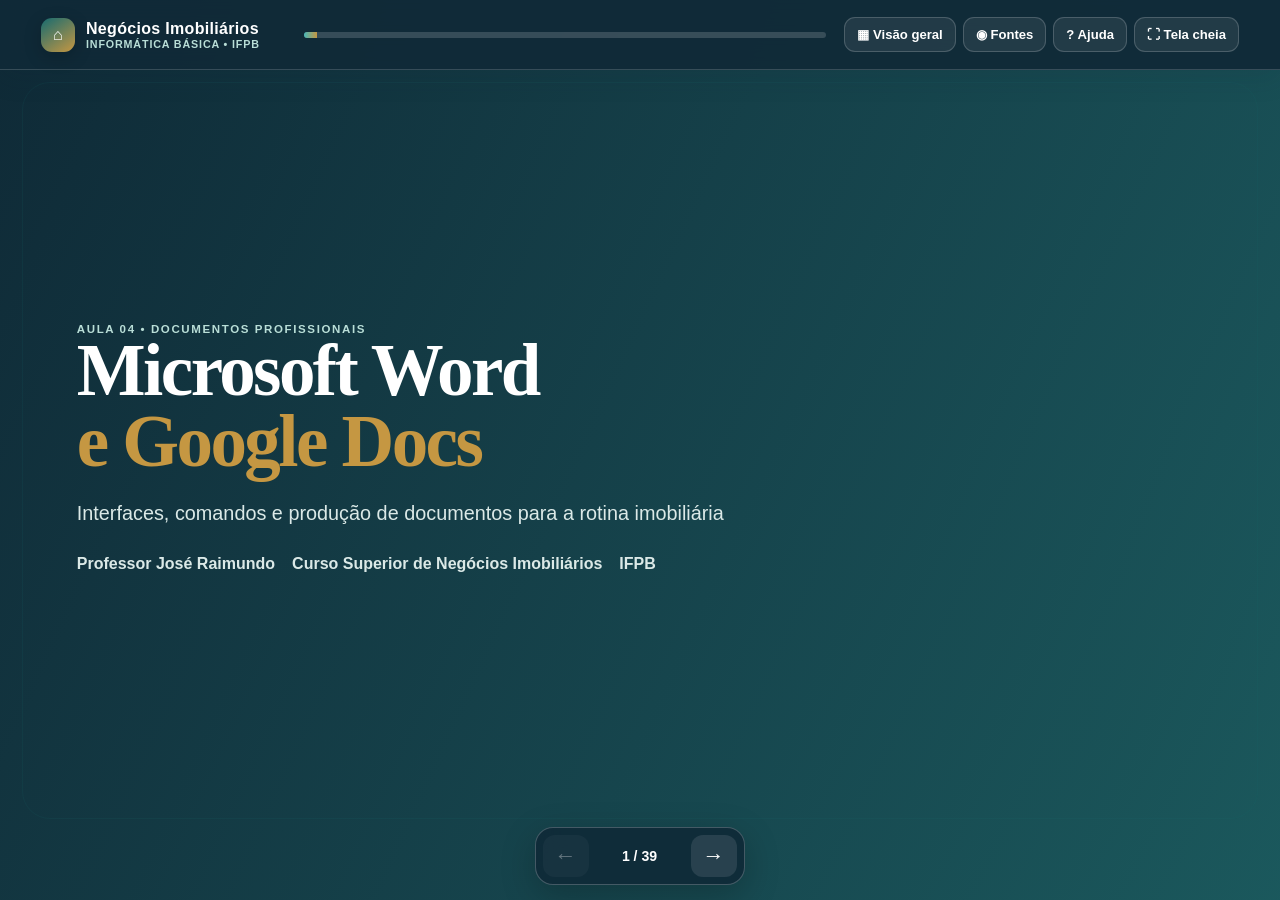
<file: slides/04-word-google-docs.html>
<!DOCTYPE html>
<html lang="pt-BR">
<head>
  <meta charset="UTF-8">
  <meta name="viewport" content="width=device-width, initial-scale=1.0">
  <meta name="description" content="Aula interativa de Microsoft Word e Google Docs aplicada ao curso superior de Negócios Imobiliários do IFPB.">
  <title>Word e Google Docs | Negócios Imobiliários</title>
  <style>
    :root{
      --navy:#102a38;--petrol:#176b70;--petrol-dark:#0f5055;--green:#315f4f;
      --green-soft:#dcebe5;--gold:#c59742;--cream:#f4f1e9;--paper:#fcfbf7;
      --ink:#17252c;--muted:#5e6b70;--line:#ccd7d5;--correct:#257653;--wrong:#a84040;
      --word:#185abd;--docs:#4285f4;--shadow:0 22px 70px rgba(15,42,56,.18);
      --radius:22px;--topbar:70px;--controls:74px
    }
    *{box-sizing:border-box}
    html,body{width:100%;height:100%;margin:0;overflow:hidden}
    body{font-family:Inter,"Segoe UI",Arial,sans-serif;color:var(--ink);background:
      radial-gradient(circle at 12% 18%,rgba(23,107,112,.17),transparent 29%),
      radial-gradient(circle at 88% 83%,rgba(197,151,66,.14),transparent 25%),
      linear-gradient(135deg,#e7ece9,#d7e1df)}
    button{font:inherit;-webkit-tap-highlight-color:transparent}a{color:var(--petrol-dark)}
    .deck{position:relative;width:100%;height:100%}
    .topbar{position:fixed;z-index:80;top:0;left:0;right:0;height:var(--topbar);display:flex;align-items:center;gap:18px;padding:0 clamp(20px,3.2vw,52px);color:#fff;background:rgba(16,42,56,.94);border-bottom:1px solid rgba(255,255,255,.16);backdrop-filter:blur(14px);box-shadow:0 7px 28px rgba(15,42,56,.13)}
    .brand{display:flex;align-items:center;gap:11px;min-width:245px;font-weight:850;letter-spacing:.02em}
    .brand-mark{width:34px;height:34px;border-radius:11px;display:grid;place-items:center;background:linear-gradient(145deg,var(--petrol),var(--gold));box-shadow:0 5px 18px rgba(0,0,0,.2)}
    .brand small{display:block;color:#b9ded7;font-size:.67rem;font-weight:650;letter-spacing:.08em;text-transform:uppercase}
    .top-progress{flex:1;height:6px;background:rgba(255,255,255,.16);border-radius:999px;overflow:hidden}
    .top-progress span{display:block;height:100%;width:2.5%;background:linear-gradient(90deg,#47b8ba,var(--gold));transition:width .35s}
    .top-actions{display:flex;gap:7px}
    .top-btn{cursor:pointer;border:1px solid rgba(255,255,255,.18);background:rgba(255,255,255,.08);color:#fff;border-radius:11px;padding:9px 12px;font-weight:750;font-size:.82rem;transition:.2s}
    .top-btn:hover{background:var(--petrol);transform:translateY(-1px)}
    .slide{position:absolute;inset:0;display:grid;grid-template-rows:auto 1fr;gap:clamp(13px,2vh,24px);padding:calc(var(--topbar) + clamp(22px,3vh,38px)) clamp(28px,6vw,92px) calc(var(--controls) + clamp(20px,3vh,38px));opacity:0;visibility:hidden;transform:translateX(34px) scale(.99);transition:opacity .3s,transform .35s,visibility .35s;overflow:auto;scrollbar-width:thin}
    .slide.active{opacity:1;visibility:visible;transform:none;z-index:5}
    .slide::before{content:"";position:absolute;inset:calc(var(--topbar) + 12px) 22px calc(var(--controls) + 7px);border:1px solid rgba(23,107,112,.13);border-radius:28px;pointer-events:none}
    .slide>*{position:relative;z-index:1}
    .eyebrow{color:var(--petrol);font-weight:850;letter-spacing:.14em;text-transform:uppercase;font-size:clamp(.67rem,.9vw,.88rem)}
    h1,h2,h3,p{margin-top:0}h1,h2{font-family:Georgia,"Times New Roman",serif;letter-spacing:-.035em}
    h1{font-size:clamp(2.75rem,5.7vw,5.7rem);line-height:.98;margin-bottom:21px}
    h2{color:var(--navy);font-size:clamp(1.9rem,3.55vw,3.7rem);line-height:1.05;margin-bottom:0}
    h3{color:var(--navy);font-size:clamp(1.02rem,1.55vw,1.4rem);line-height:1.2;margin-bottom:8px}
    p,li{font-size:clamp(.9rem,1.14vw,1.1rem);line-height:1.42}
    .lead{color:var(--muted);font-size:clamp(1.03rem,1.55vw,1.36rem);max-width:920px}
    .small{font-size:clamp(.72rem,.9vw,.9rem);color:var(--muted)}
    .gold{color:var(--gold)}.word{color:var(--word)}.docs{color:var(--docs)}
    .header{display:flex;align-items:flex-end;justify-content:space-between;gap:20px;border-bottom:2px solid var(--line);padding-bottom:14px}
    .section-number{font-family:Georgia,serif;color:rgba(23,107,112,.23);font-size:clamp(2.3rem,5vw,4.8rem);line-height:.75}
    .content{align-self:center;width:100%}
    .two-col{display:grid;grid-template-columns:1.05fr .95fr;gap:clamp(24px,4vw,62px);align-items:center}
    .two-col.equal{grid-template-columns:1fr 1fr}
    .three-col{display:grid;grid-template-columns:repeat(3,1fr);gap:clamp(14px,2vw,24px)}
    .four-col{display:grid;grid-template-columns:repeat(4,1fr);gap:clamp(12px,1.4vw,19px)}
    .stack{display:grid;gap:14px}
    .card{background:rgba(252,251,247,.93);border:1px solid var(--line);border-radius:var(--radius);padding:clamp(16px,2vw,27px);box-shadow:0 13px 36px rgba(15,42,56,.09)}
    .card.accent{border-top:5px solid var(--petrol)}.card.word-top{border-top:5px solid var(--word)}.card.docs-top{border-top:5px solid var(--docs)}.card.gold-top{border-top:5px solid var(--gold)}
    .icon{width:54px;height:54px;display:grid;place-items:center;border-radius:15px;background:var(--green-soft);color:var(--petrol-dark);font-size:25px;font-weight:900;margin-bottom:13px}
    .clean-list{list-style:none;padding:0;margin:12px 0 0}.clean-list li{position:relative;padding-left:25px;margin:7px 0}.clean-list li::before{content:"✓";position:absolute;left:0;color:var(--correct);font-weight:900}
    .pill{display:inline-flex;align-items:center;gap:7px;border:1px solid var(--line);border-radius:999px;padding:7px 12px;background:rgba(255,255,255,.68);font-size:.82rem;font-weight:800;color:var(--petrol-dark)}
    .cover{grid-template-rows:1fr;align-items:center;color:#fff;background:linear-gradient(115deg,rgba(12,39,52,.985),rgba(15,80,85,.94))}
    .cover h1{color:#fff;max-width:880px}.cover .eyebrow{color:#b9ded7}.cover .lead{color:#dbe9e7;max-width:770px}
    .cover-grid{display:grid;grid-template-columns:1.1fr .9fr;gap:38px;align-items:center}
    .title-meta{display:flex;gap:17px;flex-wrap:wrap;margin-top:28px;color:#dbe9e7;font-weight:650}
    .cover-images{display:grid;gap:12px}
    .cover-images img{display:block;width:100%;max-height:220px;object-fit:contain;background:#fff;border-radius:18px;border:4px solid rgba(255,255,255,.85);box-shadow:var(--shadow)}
    figure{margin:0}.shot{border-radius:22px;overflow:hidden;box-shadow:var(--shadow);background:#eef1ef;border:1px solid rgba(16,42,56,.12)}
    .shot img{display:block;width:100%;height:auto;max-height:min(54vh,520px);object-fit:contain;background:#fff}
    .shot.tall img{max-height:min(58vh,560px)}
    .shot figcaption{padding:9px 13px;background:#fff;color:var(--muted);font-size:.72rem;line-height:1.35;border-top:1px solid var(--line)}
    .image-strip{display:grid;grid-template-columns:1fr 1fr;gap:16px}
    .callout{padding:14px 17px;border-left:5px solid var(--gold);background:rgba(252,251,247,.86);border-radius:0 14px 14px 0;color:var(--muted)}
    .hierarchy{display:grid;grid-template-columns:repeat(4,1fr);gap:12px}
    .hierarchy .card{text-align:center;padding:18px 13px}.hierarchy strong{display:block;color:var(--petrol);font-size:1.05rem;margin-bottom:6px}
    .interface-list{display:grid;gap:9px;counter-reset:item}.interface-item{display:grid;grid-template-columns:36px 1fr;gap:11px;align-items:start;padding:11px 13px;background:rgba(252,251,247,.9);border:1px solid var(--line);border-radius:13px}
    .interface-item::before{counter-increment:item;content:counter(item);width:32px;height:32px;display:grid;place-items:center;border-radius:9px;background:var(--navy);color:#fff;font-weight:900}
    .interface-item b{display:block;color:var(--navy);margin-bottom:2px}.interface-item span{color:var(--muted);font-size:.84rem;line-height:1.35}
    .command-grid{display:grid;grid-template-columns:repeat(5,1fr);gap:10px}
    .command{background:#fff;border:1px solid var(--line);border-radius:14px;padding:13px;text-align:center;min-height:105px}
    .command b{display:block;color:var(--navy);margin:7px 0 5px}.command span{font-size:.76rem;color:var(--muted)}
    .compare{width:100%;border-collapse:separate;border-spacing:0;overflow:hidden;border:1px solid var(--line);border-radius:18px;background:rgba(255,255,255,.92);box-shadow:0 13px 36px rgba(15,42,56,.08)}
    .compare th,.compare td{padding:12px 14px;border-bottom:1px solid var(--line);text-align:left;font-size:clamp(.78rem,1vw,.96rem);vertical-align:top}
    .compare th{background:var(--navy);color:#fff}.compare tr:last-child td{border-bottom:0}.compare td:first-child{font-weight:850;color:var(--petrol-dark)}
    .shortcut-grid{display:grid;grid-template-columns:repeat(4,1fr);gap:12px}.shortcut{text-align:center}
    .keys{display:flex;justify-content:center;align-items:center;gap:5px;margin-bottom:10px}.kbd{display:inline-grid;place-items:center;min-width:34px;height:31px;padding:0 8px;border:1px solid #aab8b5;border-bottom-width:3px;border-radius:7px;background:#fff;font-weight:850;color:var(--navy)}
    .scenario-grid{display:grid;grid-template-columns:repeat(2,1fr);gap:12px}.scenario-btn{cursor:pointer;text-align:left;border:1px solid var(--line);border-radius:15px;background:rgba(255,255,255,.88);padding:15px;color:var(--ink);transition:.18s}.scenario-btn:hover{transform:translateY(-2px);border-color:var(--petrol)}.scenario-btn.selected{background:var(--green-soft);border-color:var(--petrol)}.scenario-result{margin-top:14px;min-height:66px}
    .checklist{display:grid;gap:9px}.check-item{display:flex;align-items:center;gap:11px;padding:11px 13px;border:1px solid var(--line);border-radius:13px;background:rgba(255,255,255,.88);cursor:pointer}.check-item input{width:20px;height:20px;accent-color:var(--petrol)}.check-item.done{opacity:.6;text-decoration:line-through}
    .quiz-wrap{max-width:1080px;margin:auto;width:100%}.quiz-meta{display:flex;justify-content:space-between;color:var(--muted);font-weight:800;margin-bottom:12px}.quiz-question{font-family:Georgia,serif;color:var(--navy);font-size:clamp(1.35rem,2.4vw,2.2rem);line-height:1.16;margin:0 0 18px}.options{display:grid;grid-template-columns:1fr 1fr;gap:11px}.option{cursor:pointer;min-height:61px;display:flex;align-items:center;gap:11px;text-align:left;border:1px solid var(--line);border-radius:14px;background:rgba(255,255,255,.88);padding:13px 16px;color:var(--ink)}.option:hover{border-color:var(--petrol);transform:translateY(-1px)}.option .letter{flex:0 0 32px;width:32px;height:32px;display:grid;place-items:center;border-radius:9px;background:var(--green-soft);color:var(--petrol-dark);font-weight:900}.option:disabled{cursor:default;transform:none}.option.correct{background:#e3f3ea;border-color:var(--correct)}.option.wrong{background:#f7e6e6;border-color:var(--wrong)}.quiz-feedback{min-height:58px;padding:13px 17px;margin-top:14px;border-radius:14px;background:rgba(255,255,255,.72);color:var(--muted)}.quiz-next{display:none;margin:13px 0 0 auto;min-width:175px;cursor:pointer;border:0;border-radius:13px;background:var(--petrol);color:#fff;padding:12px 16px;font-weight:850}.quiz-next.visible{display:block}
    .result-screen{text-align:center;max-width:900px;margin:auto}.medal{width:135px;height:135px;border-radius:50%;display:grid;place-items:center;margin:0 auto 16px;font-size:64px;background:linear-gradient(145deg,#f2d489,var(--gold));box-shadow:0 0 0 15px rgba(197,151,66,.15),var(--shadow)}.result-score{font-family:Georgia,serif;font-size:clamp(2.5rem,5.6vw,5.2rem);color:var(--navy);margin:0}
    .closing{background:linear-gradient(135deg,#f6f3eb,#dfeae5)}.takeaways{display:grid;grid-template-columns:repeat(3,1fr);gap:22px}.takeaway{border-top:2px solid var(--line);padding-top:15px}.takeaway .big{color:var(--petrol);font-family:Georgia,serif;font-size:clamp(2rem,4vw,4.1rem);line-height:1}
    .controls{position:fixed;z-index:75;left:50%;bottom:15px;transform:translateX(-50%);display:flex;align-items:center;gap:7px;padding:7px;background:rgba(16,42,56,.93);border:1px solid rgba(255,255,255,.22);border-radius:18px;box-shadow:0 10px 35px rgba(0,0,0,.22);backdrop-filter:blur(12px)}
    .nav-btn{width:46px;height:42px;cursor:pointer;border:0;border-radius:12px;background:rgba(255,255,255,.1);color:#fff;font-size:22px}.nav-btn:hover{background:var(--petrol)}.nav-btn:disabled{opacity:.35}.slide-counter{min-width:88px;text-align:center;color:#fff;font-weight:850;font-size:.88rem}
    .modal{position:fixed;z-index:120;inset:0;display:none;place-items:center;padding:25px;background:rgba(7,25,34,.72);backdrop-filter:blur(8px)}.modal.open{display:grid}.modal-card{position:relative;width:min(1120px,96vw);max-height:88vh;overflow:auto;background:var(--paper);border:1px solid var(--line);border-radius:26px;padding:clamp(24px,4vw,46px);box-shadow:var(--shadow)}.modal-close{position:sticky;float:right;top:0;cursor:pointer;border:0;background:var(--navy);color:#fff;width:42px;height:42px;border-radius:12px;font-size:20px}.overview-grid{clear:both;display:grid;grid-template-columns:repeat(4,1fr);gap:11px;margin-top:22px}.overview-item{cursor:pointer;border:1px solid var(--line);background:#fff;border-radius:13px;padding:13px;text-align:left;color:var(--ink)}.overview-item:hover{border-color:var(--petrol);background:var(--green-soft)}.overview-item b{display:block;color:var(--petrol);margin-bottom:5px}.source-list{clear:both;display:grid;gap:10px;margin-top:20px}.source-item{padding:14px;border-left:4px solid var(--gold);background:#fff;border-radius:0 13px 13px 0}.source-item b{display:block;color:var(--navy)}
    @media(max-width:1050px){.top-btn span{display:none}.brand{min-width:195px}.two-col,.cover-grid{grid-template-columns:1fr}.three-col,.takeaways{grid-template-columns:1fr 1fr}.four-col,.shortcut-grid,.command-grid{grid-template-columns:1fr 1fr}.overview-grid{grid-template-columns:repeat(3,1fr)}.cover-images{display:none}.hierarchy{grid-template-columns:1fr 1fr}}
    @media(max-width:680px){:root{--topbar:62px}.topbar{padding:0 12px;gap:8px}.brand{min-width:0;flex:1}.brand>span:last-child{font-size:.78rem}.brand small{font-size:.57rem}.top-progress{display:none}.top-btn{padding:8px 9px}.slide{padding:calc(var(--topbar) + 18px) 22px calc(var(--controls) + 18px)}.slide::before{inset:calc(var(--topbar) + 7px) 8px calc(var(--controls) + 4px)}.two-col,.three-col,.four-col,.image-strip,.command-grid,.shortcut-grid,.scenario-grid,.options,.takeaways,.hierarchy{grid-template-columns:1fr}.overview-grid{grid-template-columns:1fr 1fr}.section-number{display:none}.controls{bottom:8px}.cover h1{font-size:2.65rem}.modal{padding:10px}}
    @media(max-height:720px) and (min-width:681px){:root{--topbar:60px;--controls:60px}.topbar{height:60px}.slide{padding-top:76px;padding-bottom:76px;gap:10px}h2{font-size:clamp(1.75rem,3vw,3rem)}p,li{font-size:clamp(.8rem,1.02vw,.98rem);line-height:1.32}.lead{font-size:clamp(.94rem,1.25vw,1.15rem)}.card{padding:14px 18px}.shot img{max-height:46vh}.controls{bottom:8px}.nav-btn{height:38px}}
    @media(prefers-reduced-motion:reduce){*,*::before,*::after{animation:none!important;transition:none!important}}
    @media print{html,body{overflow:visible;background:#fff}.topbar,.controls,.modal{display:none!important}.deck{height:auto}.slide{position:relative;min-height:100vh;opacity:1;visibility:visible;transform:none;page-break-after:always;padding:45px}.slide::before{inset:20px}}
  </style>
</head>
<body>
<main class="deck" id="deck">
  <header class="topbar" aria-label="Barra da apresentação">
    <div class="brand"><span class="brand-mark">⌂</span><span>Negócios Imobiliários<small>Informática básica • IFPB</small></span></div>
    <div class="top-progress" aria-hidden="true"><span id="progressBar"></span></div>
    <div class="top-actions">
      <button class="top-btn" data-modal="overviewModal" title="Visão geral">▦ <span>Visão geral</span></button>
      <button class="top-btn" data-modal="sourcesModal" title="Fontes e créditos">◉ <span>Fontes</span></button>
      <button class="top-btn" data-modal="helpModal" title="Ajuda">? <span>Ajuda</span></button>
      <button class="top-btn" id="fullscreenBtn" title="Tela cheia">⛶ <span>Tela cheia</span></button>
    </div>
  </header>

  <section class="slide cover active" data-title="Capa" aria-label="Slide 1">
    <div class="content">
      <div>
        <div class="eyebrow">Aula 04 • Documentos profissionais</div>
        <h1>Microsoft Word<br><span class="gold">e Google Docs</span></h1>
        <p class="lead">Interfaces, comandos e produção de documentos para a rotina imobiliária</p>
        <div class="title-meta"><span>Professor José Raimundo</span><span>Curso Superior de Negócios Imobiliários</span><span>IFPB</span></div>
      </div>
    </div>
  </section>

  <section class="slide" data-title="O que vamos aprender" aria-label="Slide 2">
    <div class="header"><div><div class="eyebrow">Rota da aula</div><h2>Da interface ao documento pronto</h2></div><div class="section-number">02</div></div>
    <div class="content four-col">
      <div class="card accent"><div class="icon">1</div><h3>Reconhecer</h3><p>Localizar as áreas de trabalho do Word e do Google Docs.</p></div>
      <div class="card word-top"><div class="icon">W</div><h3>Compreender</h3><p>Diferenciar guias, grupos de comandos e comandos no Word.</p></div>
      <div class="card docs-top"><div class="icon">D</div><h3>Operar</h3><p>Usar menus, barra de ferramentas e colaboração no Google Docs.</p></div>
      <div class="card gold-top"><div class="icon">⌂</div><h3>Aplicar</h3><p>Produzir documentos claros e seguros para o setor imobiliário.</p></div>
    </div>
  </section>

  <section class="slide" data-title="Documentos na rotina imobiliária" aria-label="Slide 3">
    <div class="header"><div><div class="eyebrow">Por que aprender</div><h2>O texto também representa o imóvel e a empresa</h2></div><div class="section-number">03</div></div>
    <div class="content two-col">
      <div class="stack">
        <div class="card"><h3>Atendimento e comercialização</h3><p>Propostas, cartas, apresentações do imóvel e respostas formais ao cliente.</p></div>
        <div class="card"><h3>Registro do trabalho</h3><p>Relatórios de visita, atas, checklists, pareceres e fichas cadastrais.</p></div>
        <div class="card"><h3>Documentação</h3><p>Minutas, contratos, termos, declarações e documentos para assinatura.</p></div>
      </div>
      <div class="card accent"><h3>Qualidade profissional</h3><ul class="clean-list"><li>Informações fáceis de localizar</li><li>Padronização de títulos e seções</li><li>Revisão antes do envio</li><li>Permissão adequada para cada pessoa</li><li>PDF para preservar a apresentação final</li></ul></div>
    </div>
  </section>

  <section class="slide" data-title="Word e Google Docs" aria-label="Slide 4">
    <div class="header"><div><div class="eyebrow">Visão geral</div><h2>Duas ferramentas, a mesma finalidade principal</h2></div><div class="section-number">04</div></div>
    <div class="content">
      <table class="compare">
        <thead><tr><th>Aspecto</th><th>Microsoft Word</th><th>Google Docs</th></tr></thead>
        <tbody>
          <tr><td>Organização da interface</td><td>Guias, Faixa de Opções, grupos e comandos</td><td>Menus, barra de ferramentas e painéis laterais</td></tr>
          <tr><td>Salvamento</td><td>Arquivo local ou nuvem pelo OneDrive e SharePoint</td><td>Salvamento automático no Google Drive</td></tr>
          <tr><td>Ponto forte</td><td>Diagramação detalhada e recursos avançados de documentos longos</td><td>Colaboração simples e edição direta no navegador</td></tr>
          <tr><td>Formato de trabalho</td><td>DOCX, com exportação para PDF e outros formatos</td><td>Documento Google, com download em DOCX, PDF e outros formatos</td></tr>
        </tbody>
      </table>
      <p class="callout" style="margin-top:16px">A escolha depende do fluxo da equipe, da necessidade de colaboração e do nível de controle sobre o layout.</p>
    </div>
  </section>

  <section class="slide" data-title="A hierarquia dos comandos" aria-label="Slide 5">
    <div class="header"><div><div class="eyebrow">Ideia central</div><h2>Do assunto geral à ação específica</h2></div><div class="section-number">05</div></div>
    <div class="content">
      <div class="hierarchy">
        <div class="card"><strong>Área do programa</strong><span class="small">Local da interface com uma função.</span></div>
        <div class="card"><strong>Guia ou menu</strong><span class="small">Reúne assuntos, como Inserir ou Revisão.</span></div>
        <div class="card"><strong>Grupo</strong><span class="small">Organiza comandos relacionados dentro da guia do Word.</span></div>
        <div class="card"><strong>Comando</strong><span class="small">Executa uma ação, como Negrito, Tabela ou Compartilhar.</span></div>
      </div>
      <div class="callout" style="margin-top:20px"><strong>Exemplo no Word:</strong> guia Página Inicial, grupo Fonte, comando Negrito. <strong>Exemplo no Docs:</strong> menu Inserir, opção Tabela.</div>
    </div>
  </section>

  <section class="slide" data-title="Word: tela inicial" aria-label="Slide 6">
    <div class="header"><div><div class="eyebrow">Microsoft Word</div><h2>O trabalho começa com um arquivo ou um modelo</h2></div><div class="section-number">06</div></div>
    <div class="content two-col equal">
      <figure class="shot tall"><img src="../assets/slides/docs/word-modelos.png" alt="Tela do Word com modelos para criar um documento"><figcaption>Modelos disponíveis no Word. Imagem: Microsoft Support.</figcaption></figure>
      <div class="stack">
        <div class="card"><h3>Documento em branco</h3><p>Começa sem estrutura pronta. O usuário define estilos, margens, cabeçalhos e demais elementos.</p></div>
        <div class="card"><h3>Modelo</h3><p>Oferece uma estrutura reutilizável. Pode servir de base para proposta, relatório, carta ou currículo.</p></div>
        <div class="card gold-top"><h3>Nome recomendado</h3><p><strong>Proposta_Imovel_Centro_ClienteExemplo_v01.docx</strong></p><p class="small">Evite nomes como “documento novo final 2”.</p></div>
      </div>
    </div>
  </section>

  <section class="slide" data-title="Word: visão da área de trabalho" aria-label="Slide 7">
    <div class="header"><div><div class="eyebrow">Microsoft Word</div><h2>A Faixa de Opções segue o padrão dos aplicativos Office</h2></div><div class="section-number">07</div></div>
    <div class="content two-col">
      <figure class="shot"><img src="../assets/slides/docs/word-office-interface.png" alt="Interfaces do PowerPoint, Excel e Word mostrando o padrão de faixa de opções"><figcaption>O Word aparece na parte inferior, com barra de título, guias e Faixa de Opções. Imagem: Microsoft Support.</figcaption></figure>
      <div class="card accent"><h3>Leitura de cima para baixo</h3><ol><li>Barra de título e acesso rápido</li><li>Linha de guias</li><li>Faixa de Opções com grupos</li><li>Régua e área do documento</li><li>Barra de status, modos de exibição e zoom</li></ol><p class="small">A aparência varia um pouco entre Windows, macOS e Word para a Web.</p></div>
    </div>
  </section>

  <section class="slide" data-title="Word: barra de título" aria-label="Slide 8">
    <div class="header"><div><div class="eyebrow">Área superior</div><h2>A barra de título identifica o arquivo e reúne controles gerais</h2></div><div class="section-number">08</div></div>
    <div class="content two-col equal">
      <div class="interface-list">
        <div class="interface-item"><div><b>Nome do documento</b><span>Mostra qual arquivo está aberto. Em arquivos na nuvem, o nome pode ser alterado diretamente.</span></div></div>
        <div class="interface-item"><div><b>Salvamento Automático</b><span>Registra mudanças continuamente quando o arquivo está em um local compatível na nuvem.</span></div></div>
        <div class="interface-item"><div><b>Barra de Acesso Rápido</b><span>Atalhos sempre visíveis, como Salvar, Desfazer e Refazer.</span></div></div>
      </div>
      <div class="interface-list">
        <div class="interface-item"><div><b>Pesquisa</b><span>Localiza comandos, ajuda e recursos sem percorrer todas as guias.</span></div></div>
        <div class="interface-item"><div><b>Conta e compartilhamento</b><span>Exibe a conta ativa e oferece recursos de nuvem e colaboração.</span></div></div>
        <div class="interface-item"><div><b>Controles da janela</b><span>Minimizar, maximizar ou restaurar e fechar o Word.</span></div></div>
      </div>
    </div>
  </section>

  <section class="slide" data-title="Word: faixa de opções" aria-label="Slide 9">
    <div class="header"><div><div class="eyebrow">Navegação principal</div><h2>Guia, grupo e comando formam uma hierarquia visual</h2></div><div class="section-number">09</div></div>
    <div class="content two-col">
      <figure class="shot"><img src="../assets/slides/docs/word-interface-faixa.png" alt="Faixa de opções do Word com guias, grupos e comandos destacados"><figcaption>Imagem oficial com a hierarquia da Faixa de Opções. Imagem: Microsoft Support.</figcaption></figure>
      <div class="stack">
        <div class="card word-top"><h3>1. Guia</h3><p class="small">Categoria ampla: Página Inicial, Inserir, Layout, Referências, Revisão ou Exibir.</p></div>
        <div class="card word-top"><h3>2. Grupo</h3><p class="small">Conjunto de comandos relacionados. Na Página Inicial aparecem Fonte, Parágrafo e Estilos.</p></div>
        <div class="card word-top"><h3>3. Comando</h3><p class="small">Botão, caixa ou lista que executa a ação desejada.</p></div>
      </div>
    </div>
  </section>

  <section class="slide" data-title="Word: como os comandos se apresentam" aria-label="Slide 10">
    <div class="header"><div><div class="eyebrow">Faixa de Opções</div><h2>Nem todo comando parece apenas um botão</h2></div><div class="section-number">10</div></div>
    <div class="content command-grid">
      <div class="command"><div class="icon" style="margin:auto">B</div><b>Botão</b><span>Executa uma ação direta, como Negrito.</span></div>
      <div class="command"><div class="icon" style="margin:auto">⌄</div><b>Lista</b><span>Abre escolhas, como fonte ou espaçamento.</span></div>
      <div class="command"><div class="icon" style="margin:auto">11</div><b>Caixa</b><span>Recebe ou seleciona um valor, como tamanho.</span></div>
      <div class="command"><div class="icon" style="margin:auto">↘</div><b>Inicializador</b><span>Abre configurações detalhadas do grupo.</span></div>
      <div class="command"><div class="icon" style="margin:auto">⋯</div><b>Mais opções</b><span>Mostra comandos ocultos quando falta espaço.</span></div>
    </div>
  </section>

  <section class="slide" data-title="Word: Página Inicial" aria-label="Slide 11">
    <div class="header"><div><div class="eyebrow">Guia Página Inicial</div><h2>Os comandos mais frequentes ficam reunidos</h2></div><div class="section-number">11</div></div>
    <div class="content two-col">
      <figure class="shot"><img src="../assets/slides/docs/word-formatacao.png" alt="Faixa de opções do Word com ferramentas de formatação de texto"><figcaption>Recorte da guia Página Inicial. Imagem: Microsoft Support.</figcaption></figure>
      <div class="card"><h3>Grupos principais</h3><ul class="clean-list"><li><strong>Área de Transferência:</strong> colar, recortar, copiar</li><li><strong>Fonte:</strong> tipo, tamanho, cor e ênfase</li><li><strong>Parágrafo:</strong> alinhamento, listas, recuos e espaçamento</li><li><strong>Estilos:</strong> títulos e texto normal</li><li><strong>Edição:</strong> localizar, substituir e selecionar</li></ul></div>
    </div>
  </section>

  <section class="slide" data-title="Word: Área de Transferência" aria-label="Slide 12">
    <div class="header"><div><div class="eyebrow">Página Inicial • Grupo</div><h2>Área de Transferência move e reaproveita conteúdo</h2></div><div class="section-number">12</div></div>
    <div class="content four-col">
      <div class="card"><div class="icon">C</div><h3>Copiar</h3><p>Cria uma cópia temporária. Atalho: <strong>Ctrl + C</strong>.</p></div>
      <div class="card"><div class="icon">X</div><h3>Recortar</h3><p>Remove do local para mover. Atalho: <strong>Ctrl + X</strong>.</p></div>
      <div class="card"><div class="icon">V</div><h3>Colar</h3><p>Insere o conteúdo. Atalho: <strong>Ctrl + V</strong>.</p></div>
      <div class="card gold-top"><div class="icon">T</div><h3>Somente texto</h3><p>Evita trazer formatação indesejada de páginas da internet.</p></div>
    </div>
  </section>

  <section class="slide" data-title="Word: grupo Fonte" aria-label="Slide 13">
    <div class="header"><div><div class="eyebrow">Página Inicial • Grupo Fonte</div><h2>Fonte define a aparência dos caracteres selecionados</h2></div><div class="section-number">13</div></div>
    <div class="content two-col equal">
      <div class="card word-top"><h3>Comandos comuns</h3><div class="three-col"><span class="pill">Tipo de fonte</span><span class="pill">Tamanho</span><span class="pill">Negrito</span><span class="pill">Itálico</span><span class="pill">Sublinhado</span><span class="pill">Cor</span><span class="pill">Realce</span><span class="pill">Maiúsculas</span><span class="pill">Limpar formatação</span></div></div>
      <div class="card accent"><h3>Uso imobiliário</h3><ul class="clean-list"><li>Título da proposta com destaque moderado</li><li>Preço e condições com leitura clara</li><li>Observações importantes sem excesso de cores</li><li>Uma família tipográfica consistente</li></ul><p class="small">Se nada estiver selecionado, o comando afeta o texto digitado dali em diante.</p></div>
    </div>
  </section>

  <section class="slide" data-title="Word: grupo Parágrafo" aria-label="Slide 14">
    <div class="header"><div><div class="eyebrow">Página Inicial • Grupo Parágrafo</div><h2>Parágrafo controla a organização dos blocos de texto</h2></div><div class="section-number">14</div></div>
    <div class="content">
      <table class="compare">
        <thead><tr><th>Comando</th><th>O que controla</th><th>Exemplo imobiliário</th></tr></thead>
        <tbody>
          <tr><td>Alinhamento</td><td>Esquerda, centro, direita ou justificado</td><td>Corpo de uma proposta alinhado à esquerda</td></tr>
          <tr><td>Espaçamento</td><td>Distância entre linhas e entre parágrafos</td><td>Separação regular entre seções de um relatório</td></tr>
          <tr><td>Recuo</td><td>Posição do parágrafo em relação às margens</td><td>Cláusula destacada ou citação</td></tr>
          <tr><td>Listas</td><td>Marcadores, numeração e níveis</td><td>Características do imóvel ou etapas da vistoria</td></tr>
          <tr><td>Mostrar tudo ¶</td><td>Marcas de parágrafo, espaços e quebras</td><td>Diagnóstico de páginas vazias e espaçamentos estranhos</td></tr>
        </tbody>
      </table>
    </div>
  </section>

  <section class="slide" data-title="Word: grupo Estilos" aria-label="Slide 15">
    <div class="header"><div><div class="eyebrow">Página Inicial • Grupo Estilos</div><h2>Estilos mantêm o documento consistente</h2></div><div class="section-number">15</div></div>
    <div class="content two-col">
      <div class="stack">
        <div class="card word-top"><h3>Título</h3><p class="small">Nome principal do documento.</p></div>
        <div class="card word-top"><h3>Título 1 e Título 2</h3><p class="small">Criam níveis de seção e alimentam o sumário automático.</p></div>
        <div class="card word-top"><h3>Normal</h3><p class="small">Padrão do corpo do texto.</p></div>
      </div>
      <div class="card accent"><h3>Exemplo de estrutura</h3><ol><li><strong>Título:</strong> Proposta de Intermediação Imobiliária</li><li><strong>Título 1:</strong> Identificação do imóvel</li><li><strong>Título 1:</strong> Condições comerciais</li><li><strong>Título 2:</strong> Forma de pagamento</li><li><strong>Normal:</strong> conteúdo de cada seção</li></ol><p class="callout">Alterar o estilo uma vez atualiza todos os trechos que o utilizam.</p></div>
    </div>
  </section>

  <section class="slide" data-title="Word: Localizar e Substituir" aria-label="Slide 16">
    <div class="header"><div><div class="eyebrow">Página Inicial • Grupo Edição</div><h2>Pesquisa reduz o tempo de revisão</h2></div><div class="section-number">16</div></div>
    <div class="content two-col equal">
      <figure class="shot"><img src="../assets/slides/docs/word-localizar.png" alt="Menu Localizar do Word para a Web com opção Substituir"><figcaption>Localizar e Substituir no Word para a Web. Imagem: Microsoft Support.</figcaption></figure>
      <div class="stack">
        <div class="card"><h3>Localizar • Ctrl + F</h3><p>Encontra nome, endereço, valor ou cláusula dentro do documento.</p></div>
        <div class="card"><h3>Substituir • Ctrl + H</h3><p>Troca uma ocorrência ou várias. Revise antes de usar “Substituir tudo”.</p></div>
        <div class="callout"><strong>Exemplo:</strong> substituir um nome de empreendimento em uma proposta reaproveitada, conferindo cada ocorrência.</div>
      </div>
    </div>
  </section>

  <section class="slide" data-title="Word: guia Inserir" aria-label="Slide 17">
    <div class="header"><div><div class="eyebrow">Guia Inserir</div><h2>Inserir adiciona elementos ao documento</h2></div><div class="section-number">17</div></div>
    <div class="content four-col">
      <div class="card"><div class="icon">▦</div><h3>Tabela</h3><p>Organiza áreas, valores, condições e cronogramas.</p></div>
      <div class="card"><div class="icon">▧</div><h3>Imagem</h3><p>Apresenta imóvel, planta, mapa ou logotipo.</p></div>
      <div class="card"><div class="icon">↗</div><h3>Link</h3><p>Conecta ao anúncio, mapa, tour virtual ou regulamento.</p></div>
      <div class="card"><div class="icon">#</div><h3>Cabeçalho e página</h3><p>Repete marca, identificação e numeração.</p></div>
    </div>
  </section>

  <section class="slide" data-title="Word: guia Layout" aria-label="Slide 18">
    <div class="header"><div><div class="eyebrow">Guia Layout</div><h2>Layout controla a página e a disposição do conteúdo</h2></div><div class="section-number">18</div></div>
    <div class="content two-col equal">
      <div class="card word-top"><h3>Configurar Página</h3><ul class="clean-list"><li>Margens</li><li>Orientação retrato ou paisagem</li><li>Tamanho A4</li><li>Colunas</li><li>Quebras de página e de seção</li></ul></div>
      <div class="card gold-top"><h3>Parágrafo e Organizar</h3><ul class="clean-list"><li>Recuos e espaçamentos</li><li>Posição de imagens</li><li>Quebra de texto</li><li>Alinhamento e ordem de objetos</li></ul><p class="small">Use uma quebra de página. Vários Enters podem mudar o layout quando o texto cresce.</p></div>
    </div>
  </section>

  <section class="slide" data-title="Word: guia Revisão" aria-label="Slide 19">
    <div class="header"><div><div class="eyebrow">Guia Revisão</div><h2>Revisão registra decisões sobre o texto</h2></div><div class="section-number">19</div></div>
    <div class="content two-col">
      <figure class="shot"><img src="../assets/slides/docs/word-revisao.png" alt="Documento do Word com opções para aceitar ou rejeitar uma alteração controlada"><figcaption>Aceitar ou rejeitar uma alteração controlada. Imagem: Microsoft Support.</figcaption></figure>
      <div class="stack">
        <div class="card"><h3>Editor</h3><p class="small">Analisa ortografia, gramática e clareza.</p></div>
        <div class="card"><h3>Comentários</h3><p class="small">Registra dúvidas e orientações sem alterar o corpo do texto.</p></div>
        <div class="card"><h3>Controlar Alterações</h3><p class="small">Marca inserções e exclusões para aceitar ou rejeitar depois.</p></div>
        <div class="card"><h3>Acessibilidade</h3><p class="small">Ajuda a identificar problemas para leitores de tela e outros usuários.</p></div>
      </div>
    </div>
  </section>

  <section class="slide" data-title="Word: área do documento" aria-label="Slide 20">
    <div class="header"><div><div class="eyebrow">Área central e inferior</div><h2>O documento possui controles que não ficam na Faixa de Opções</h2></div><div class="section-number">20</div></div>
    <div class="content two-col equal">
      <div class="interface-list">
        <div class="interface-item"><div><b>Régua</b><span>Controla recuos, tabulações e posição do texto.</span></div></div>
        <div class="interface-item"><div><b>Área de edição</b><span>Mostra páginas, margens, texto e objetos inseridos.</span></div></div>
        <div class="interface-item"><div><b>Ponto de inserção</b><span>Indica onde o próximo caractere ou objeto aparecerá.</span></div></div>
      </div>
      <div class="interface-list">
        <div class="interface-item"><div><b>Barras de rolagem</b><span>Deslocam a visualização pelo documento.</span></div></div>
        <div class="interface-item"><div><b>Barra de status</b><span>Informa página, número de palavras, idioma e estado do documento.</span></div></div>
        <div class="interface-item"><div><b>Modos e zoom</b><span>Alteram somente a visualização. O zoom não muda o tamanho impresso.</span></div></div>
      </div>
    </div>
  </section>

  <section class="slide" data-title="Word: fluxo de trabalho" aria-label="Slide 21">
    <div class="header"><div><div class="eyebrow">Aplicação</div><h2>Uma proposta imobiliária em sete decisões</h2></div><div class="section-number">21</div></div>
    <div class="content">
      <table class="compare">
        <thead><tr><th>Etapa</th><th>Área do Word</th><th>Ação</th></tr></thead>
        <tbody>
          <tr><td>1. Nomear e salvar</td><td>Barra de título e Arquivo</td><td>Definir nome, local e formato</td></tr>
          <tr><td>2. Estruturar</td><td>Página Inicial, grupo Estilos</td><td>Aplicar Título 1 e Título 2</td></tr>
          <tr><td>3. Formatar</td><td>Grupos Fonte e Parágrafo</td><td>Ajustar hierarquia e leitura</td></tr>
          <tr><td>4. Acrescentar dados</td><td>Guia Inserir</td><td>Adicionar tabela, imagem e links</td></tr>
          <tr><td>5. Configurar página</td><td>Guia Layout</td><td>Margens, orientação e quebras</td></tr>
          <tr><td>6. Revisar</td><td>Guia Revisão</td><td>Editor, comentários e alterações</td></tr>
          <tr><td>7. Entregar</td><td>Arquivo e Compartilhar</td><td>Gerar PDF ou conceder acesso</td></tr>
        </tbody>
      </table>
    </div>
  </section>

  <section class="slide" data-title="Google Docs: visão geral" aria-label="Slide 22">
    <div class="header"><div><div class="eyebrow">Google Docs</div><h2>O editor funciona no navegador e salva no Drive</h2></div><div class="section-number">22</div></div>
    <div class="content two-col">
      <figure class="shot"><img src="../assets/slides/docs/docs-visao-geral.webp" alt="Interface do Google Docs com documento colaborativo e chamada de vídeo"><figcaption>Visão do Google Docs e recursos de colaboração. Imagem: Google Workspace.</figcaption></figure>
      <div class="card docs-top"><h3>Características da área de trabalho</h3><ul class="clean-list"><li>Nome e estado do arquivo no alto</li><li>Menus de texto logo abaixo</li><li>Barra de ferramentas com atalhos</li><li>Área do documento ao centro</li><li>Compartilhamento e colaboração à direita</li><li>Painel lateral de aplicativos, quando ativado</li></ul></div>
    </div>
  </section>

  <section class="slide" data-title="Google Docs: mapa da tela" aria-label="Slide 23">
    <div class="header"><div><div class="eyebrow">Leitura da interface</div><h2>A tela organiza criação, edição e colaboração</h2></div><div class="section-number">23</div></div>
    <div class="content two-col equal">
      <div class="interface-list">
        <div class="interface-item"><div><b>Nome e estado</b><span>Título do arquivo, localização e informação de salvamento.</span></div></div>
        <div class="interface-item"><div><b>Barra de menus</b><span>Arquivo, Editar, Ver, Inserir, Formatar, Ferramentas, Extensões e Ajuda.</span></div></div>
        <div class="interface-item"><div><b>Barra de ferramentas</b><span>Atalhos para as ações de edição e formatação mais usadas.</span></div></div>
      </div>
      <div class="interface-list">
        <div class="interface-item"><div><b>Régua e documento</b><span>Recuos, margens e conteúdo em edição.</span></div></div>
        <div class="interface-item"><div><b>Colaboração</b><span>Comentários, modo de edição, participantes e Compartilhar.</span></div></div>
        <div class="interface-item"><div><b>Painéis auxiliares</b><span>Estrutura do documento, guias e aplicativos do Workspace.</span></div></div>
      </div>
    </div>
  </section>

  <section class="slide" data-title="Google Docs: nome, estado e menus" aria-label="Slide 24">
    <div class="header"><div><div class="eyebrow">Área superior</div><h2>O alto da tela informa qual documento está sendo editado</h2></div><div class="section-number">24</div></div>
    <div class="content two-col equal">
      <div class="card docs-top"><h3>Nome e estado</h3><ul class="clean-list"><li>Nome do documento</li><li>Estrela para destacar no Drive</li><li>Pasta de armazenamento</li><li>Estado de salvamento</li><li>Histórico de versões</li></ul></div>
      <div class="card accent"><h3>Barra de menus</h3><p>Cada menu abre uma lista de comandos. A organização privilegia o tipo de ação.</p><div class="three-col"><span class="pill">Arquivo</span><span class="pill">Editar</span><span class="pill">Ver</span><span class="pill">Inserir</span><span class="pill">Formatar</span><span class="pill">Ferramentas</span><span class="pill">Extensões</span><span class="pill">Ajuda</span></div></div>
    </div>
  </section>

  <section class="slide" data-title="Google Docs: menus" aria-label="Slide 25">
    <div class="header"><div><div class="eyebrow">Barra de menus</div><h2>Os menus agrupam comandos por finalidade</h2></div><div class="section-number">25</div></div>
    <div class="content">
      <table class="compare">
        <thead><tr><th>Menu</th><th>Exemplos de comandos</th><th>Uso no documento imobiliário</th></tr></thead>
        <tbody>
          <tr><td>Arquivo</td><td>Novo, abrir, fazer cópia, baixar, imprimir</td><td>Gerar uma versão PDF para envio</td></tr>
          <tr><td>Editar</td><td>Desfazer, copiar, colar, localizar e substituir</td><td>Corrigir dados repetidos</td></tr>
          <tr><td>Inserir</td><td>Imagem, tabela, link, cabeçalho, número de página</td><td>Adicionar dados e fotos do imóvel</td></tr>
          <tr><td>Formatar</td><td>Texto, parágrafo, listas, colunas e estilos</td><td>Padronizar a apresentação</td></tr>
          <tr><td>Ferramentas</td><td>Ortografia, contagem, digitação por voz e preferências</td><td>Revisar o texto e conferir extensão</td></tr>
          <tr><td>Extensões</td><td>Complementos e automações instaladas</td><td>Usar integrações autorizadas pela organização</td></tr>
        </tbody>
      </table>
    </div>
  </section>

  <section class="slide" data-title="Google Docs: barra de ferramentas" aria-label="Slide 26">
    <div class="header"><div><div class="eyebrow">Atalhos visuais</div><h2>A barra de ferramentas acelera as ações mais usadas</h2></div><div class="section-number">26</div></div>
    <div class="content command-grid">
      <div class="command"><div class="icon" style="margin:auto">↶</div><b>Histórico imediato</b><span>Desfazer e refazer.</span></div>
      <div class="command"><div class="icon" style="margin:auto">%</div><b>Visualização</b><span>Imprimir e zoom do documento.</span></div>
      <div class="command"><div class="icon" style="margin:auto">Aa</div><b>Texto</b><span>Estilo, fonte e tamanho.</span></div>
      <div class="command"><div class="icon" style="margin:auto">B</div><b>Ênfase</b><span>Negrito, itálico, sublinhado e cor.</span></div>
      <div class="command"><div class="icon" style="margin:auto">¶</div><b>Parágrafo</b><span>Alinhamento, espaçamento, listas e recuos.</span></div>
    </div>
  </section>

  <section class="slide" data-title="Google Docs: espaço e largura" aria-label="Slide 27">
    <div class="header"><div><div class="eyebrow">Comportamento responsivo</div><h2>Alguns comandos podem ficar ocultos quando a janela estreita</h2></div><div class="section-number">27</div></div>
    <div class="content two-col equal">
      <div class="card docs-top"><h3>O que muda</h3><p>A barra de ferramentas reorganiza os comandos conforme o espaço disponível. Alguns aparecem no botão de mais opções.</p><p class="callout">Use a pesquisa de ferramentas ou abra o menu correspondente quando não encontrar um comando.</p></div>
      <div class="card accent"><h3>O que não muda</h3><ul class="clean-list"><li>O conteúdo do documento</li><li>As permissões de acesso</li><li>O tamanho real da fonte</li><li>A estrutura criada com estilos</li></ul><p class="small">O zoom do navegador e o zoom do documento são controles diferentes.</p></div>
    </div>
  </section>

  <section class="slide" data-title="Google Docs: colaboração" aria-label="Slide 28">
    <div class="header"><div><div class="eyebrow">Trabalho em equipe</div><h2>Colaboração aparece dentro do próprio documento</h2></div><div class="section-number">28</div></div>
    <div class="content two-col">
      <figure class="shot"><img src="../assets/slides/docs/docs-colaboracao.webp" alt="Google Docs com pessoas e chips inteligentes dentro de um documento"><figcaption>Pessoas, datas, tarefas e outros chips inteligentes. Imagem: Google Workspace.</figcaption></figure>
      <div class="stack">
        <div class="card"><h3>Cursores e presença</h3><p class="small">Identificam quem está no documento e onde cada pessoa edita.</p></div>
        <div class="card"><h3>Comentários e tarefas</h3><p class="small">Permitem discutir um trecho e atribuir uma pendência.</p></div>
        <div class="card"><h3>Chips inteligentes</h3><p class="small">Conectam pessoas, arquivos, datas e outros elementos do Workspace.</p></div>
      </div>
    </div>
  </section>

  <section class="slide" data-title="Google Docs: compartilhamento" aria-label="Slide 29">
    <div class="header"><div><div class="eyebrow">Permissões</div><h2>Compartilhar exige escolher quem pode fazer o quê</h2></div><div class="section-number">29</div></div>
    <div class="content two-col">
      <figure class="shot"><img src="../assets/slides/docs/docs-permissoes.webp" alt="Janela de compartilhamento do Google Docs com permissões de leitor, comentador e editor"><figcaption>Níveis de acesso em um documento Google. Imagem: Google Workspace.</figcaption></figure>
      <div class="stack">
        <div class="card"><h3>Leitor</h3><p class="small">Visualiza, sem comentar ou alterar o documento.</p></div>
        <div class="card"><h3>Comentador</h3><p class="small">Visualiza, comenta e pode sugerir, conforme o recurso disponível.</p></div>
        <div class="card"><h3>Editor</h3><p class="small">Altera o conteúdo e pode realizar outras ações permitidas.</p></div>
        <div class="callout"><strong>Atenção:</strong> dados de clientes, contratos e documentos pessoais não devem ficar em links públicos.</div>
      </div>
    </div>
  </section>

  <section class="slide" data-title="Google Docs: comentários e sugestões" aria-label="Slide 30">
    <div class="header"><div><div class="eyebrow">Revisão colaborativa</div><h2>Comentar e sugerir preservam o texto original durante a análise</h2></div><div class="section-number">30</div></div>
    <div class="content three-col">
      <div class="card docs-top"><div class="icon">✎</div><h3>Editar</h3><p>Altera diretamente o documento. Use quando a pessoa tem responsabilidade sobre a redação final.</p></div>
      <div class="card gold-top"><div class="icon">＋</div><h3>Sugerir</h3><p>Apresenta mudanças que o responsável pode aceitar ou rejeitar.</p></div>
      <div class="card accent"><div class="icon">?</div><h3>Comentar</h3><p>Registra dúvida, orientação ou decisão sem modificar o texto.</p></div>
    </div>
  </section>

  <section class="slide" data-title="Google Docs: histórico de versões" aria-label="Slide 31">
    <div class="header"><div><div class="eyebrow">Rastreabilidade</div><h2>O histórico mostra quando e por quem o arquivo mudou</h2></div><div class="section-number">31</div></div>
    <div class="content two-col">
      <figure class="shot"><img src="../assets/slides/docs/docs-historico.webp" alt="Google Docs exibindo histórico de versões ao lado do documento"><figcaption>Histórico de versões de um documento Google. Imagem: Google Workspace.</figcaption></figure>
      <div class="card accent"><h3>Usos principais</h3><ul class="clean-list"><li>Identificar alterações de cada colaborador</li><li>Nomear versões importantes</li><li>Comparar momentos do trabalho</li><li>Restaurar uma versão anterior</li></ul><p class="callout">Histórico ajuda a recuperar o trabalho, mas não substitui a revisão dos dados antes do envio.</p></div>
    </div>
  </section>

  <section class="slide" data-title="Google Docs: arquivo final" aria-label="Slide 32">
    <div class="header"><div><div class="eyebrow">Entrega e assinatura</div><h2>O formato final depende do destino do documento</h2></div><div class="section-number">32</div></div>
    <div class="content two-col">
      <div class="stack">
        <div class="card"><h3>Continuar colaborando</h3><p>Mantenha o documento no Drive e compartilhe com a permissão correta.</p></div>
        <div class="card"><h3>Editar no Word</h3><p>Baixe em formato Microsoft Word (.docx) e confira a formatação.</p></div>
        <div class="card"><h3>Enviar versão final</h3><p>Baixe em PDF para preservar melhor a apresentação visual.</p></div>
      </div>
      <figure class="shot"><img src="../assets/slides/docs/docs-assinatura.webp" alt="Documento no Google Docs com recurso de assinatura eletrônica"><figcaption>Exemplo do recurso de assinatura eletrônica. A disponibilidade depende do plano. Imagem: Google Workspace.</figcaption></figure>
    </div>
  </section>

  <section class="slide" data-title="Padrão de documento imobiliário" aria-label="Slide 33">
    <div class="header"><div><div class="eyebrow">Modelo mental</div><h2>Uma estrutura simples facilita leitura e conferência</h2></div><div class="section-number">33</div></div>
    <div class="content">
      <table class="compare">
        <thead><tr><th>Parte</th><th>Conteúdo</th><th>Recurso recomendado</th></tr></thead>
        <tbody>
          <tr><td>Identificação</td><td>Empresa, responsável, cliente e data</td><td>Cabeçalho, tabela simples ou campos</td></tr>
          <tr><td>Título</td><td>Finalidade clara do documento</td><td>Estilo Título</td></tr>
          <tr><td>Seções</td><td>Imóvel, condições, responsabilidades e anexos</td><td>Título 1 e Título 2</td></tr>
          <tr><td>Dados comparáveis</td><td>Áreas, valores, prazos e itens</td><td>Tabela com cabeçalho</td></tr>
          <tr><td>Elementos visuais</td><td>Foto, mapa, planta ou logotipo</td><td>Imagem com legenda e texto alternativo</td></tr>
          <tr><td>Fechamento</td><td>Contato, observações, assinaturas e versão</td><td>Rodapé, revisão e PDF final</td></tr>
        </tbody>
      </table>
    </div>
  </section>

  <section class="slide" data-title="Atividade prática" aria-label="Slide 34">
    <div class="header"><div><div class="eyebrow">Mão na massa</div><h2>Ficha de apresentação de um imóvel fictício</h2></div><div class="section-number">34</div></div>
    <div class="content two-col equal">
      <div class="checklist">
        <label class="check-item"><input type="checkbox"> Nomear o arquivo com clareza</label>
        <label class="check-item"><input type="checkbox"> Criar título e duas seções com estilos</label>
        <label class="check-item"><input type="checkbox"> Escrever descrição em dois parágrafos</label>
        <label class="check-item"><input type="checkbox"> Inserir tabela com área, quartos e valor</label>
      </div>
      <div class="checklist">
        <label class="check-item"><input type="checkbox"> Inserir uma imagem livre ou fornecida pelo professor</label>
        <label class="check-item"><input type="checkbox"> Adicionar legenda e texto alternativo</label>
        <label class="check-item"><input type="checkbox"> Revisar ortografia e consistência</label>
        <label class="check-item"><input type="checkbox"> Exportar em PDF e conferir a última página</label>
      </div>
    </div>
  </section>

  <section class="slide" data-title="Desafio de escolha" aria-label="Slide 35">
    <div class="header"><div><div class="eyebrow">Decisão</div><h2>Qual recurso atende melhor cada necessidade?</h2></div><div class="section-number">35</div></div>
    <div class="content">
      <div class="scenario-grid">
        <button class="scenario-btn" data-answer="Use Estilos de Título e gere um sumário automático.">Relatório longo com seções que mudam de página</button>
        <button class="scenario-btn" data-answer="Use Comentário quando quiser discutir sem alterar o conteúdo.">Registrar uma dúvida para o responsável pelo contrato</button>
        <button class="scenario-btn" data-answer="Use Controlar Alterações no Word ou modo Sugestão no Google Docs.">Propor nova redação sem apagar silenciosamente a versão anterior</button>
        <button class="scenario-btn" data-answer="Exporte para PDF e confira o resultado antes de enviar.">Entregar uma versão cujo layout deve permanecer estável</button>
      </div>
      <div class="callout scenario-result" id="scenarioResult">Selecione uma situação para revelar a resposta.</div>
    </div>
  </section>

  <section class="slide" data-title="Atalhos essenciais" aria-label="Slide 36">
    <div class="header"><div><div class="eyebrow">Produtividade</div><h2>Atalhos úteis nos dois editores</h2></div><div class="section-number">36</div></div>
    <div class="content shortcut-grid">
      <div class="card shortcut"><div class="keys"><span class="kbd">Ctrl</span><span>+</span><span class="kbd">S</span></div><h3>Salvar</h3><p class="small">No Docs, o salvamento é automático, mas o atalho é reconhecido pelo navegador.</p></div>
      <div class="card shortcut"><div class="keys"><span class="kbd">Ctrl</span><span>+</span><span class="kbd">Z</span></div><h3>Desfazer</h3><p class="small">Volta a ação anterior.</p></div>
      <div class="card shortcut"><div class="keys"><span class="kbd">Ctrl</span><span>+</span><span class="kbd">F</span></div><h3>Localizar</h3><p class="small">Encontra texto no arquivo.</p></div>
      <div class="card shortcut"><div class="keys"><span class="kbd">Ctrl</span><span>+</span><span class="kbd">H</span></div><h3>Substituir</h3><p class="small">Troca texto com revisão.</p></div>
      <div class="card shortcut"><div class="keys"><span class="kbd">Ctrl</span><span>+</span><span class="kbd">B</span></div><h3>Negrito</h3><p class="small">Aplica ou remove ênfase.</p></div>
      <div class="card shortcut"><div class="keys"><span class="kbd">Ctrl</span><span>+</span><span class="kbd">K</span></div><h3>Link</h3><p class="small">Insere ou edita um hiperlink.</p></div>
      <div class="card shortcut"><div class="keys"><span class="kbd">Ctrl</span><span>+</span><span class="kbd">A</span></div><h3>Selecionar tudo</h3><p class="small">Seleciona o conteúdo do documento.</p></div>
      <div class="card shortcut"><div class="keys"><span class="kbd">Ctrl</span><span>+</span><span class="kbd">Enter</span></div><h3>Quebra de página</h3><p class="small">Inicia uma nova página de modo controlado.</p></div>
    </div>
  </section>

  <section class="slide" data-title="Quiz" aria-label="Slide 37">
    <div class="header"><div><div class="eyebrow">Quiz final</div><h2>Interface e documentos profissionais</h2></div><div class="section-number">37</div></div>
    <div class="content quiz-wrap">
      <div class="quiz-meta"><span id="quizProgress">Questão 1 de 10</span><span id="quizScore">0 ponto</span></div>
      <div class="quiz-question" id="quizQuestion"></div>
      <div class="options" id="quizOptions"></div>
      <div class="quiz-feedback" id="quizFeedback">Escolha uma alternativa.</div>
      <button class="quiz-next" id="quizNext">Próxima questão</button>
    </div>
  </section>

  <section class="slide" data-title="Resultado do quiz" aria-label="Slide 38">
    <div class="header"><div><div class="eyebrow">Resultado</div><h2>Seu desempenho</h2></div><div class="section-number">38</div></div>
    <div class="content result-screen">
      <div class="medal" id="resultMedal">⌛</div>
      <p class="result-score" id="resultScore">0/10</p>
      <p class="lead" id="resultMessage" style="margin:12px auto">Conclua o quiz para ver o resultado.</p>
      <button class="quiz-next visible" id="quizRestart" style="margin:18px auto 0">Refazer o quiz</button>
    </div>
  </section>

  <section class="slide closing" data-title="Síntese" aria-label="Slide 39">
    <div class="header"><div><div class="eyebrow">Fechamento</div><h2>Três ideias para levar à prática</h2></div><div class="section-number">39</div></div>
    <div class="content">
      <div class="takeaways">
        <div class="takeaway"><div class="big">1</div><h3>Leia a interface por níveis</h3><p>Área, guia ou menu, grupo e comando ajudam a encontrar qualquer ferramenta.</p></div>
        <div class="takeaway"><div class="big">2</div><h3>Estruture antes de decorar</h3><p>Estilos, parágrafos e tabelas produzem consistência e facilitam a revisão.</p></div>
        <div class="takeaway"><div class="big">3</div><h3>Compartilhe com critério</h3><p>Escolha a permissão correta, proteja dados e confira o PDF antes do envio.</p></div>
      </div>
      <p class="callout" style="margin-top:28px"><strong>Bilhete de saída:</strong> escreva o nome de uma área da interface e um comando que você usará na atividade imobiliária.</p>
    </div>
  </section>

  <nav class="controls" aria-label="Navegação da apresentação">
    <button class="nav-btn" id="prevBtn" title="Slide anterior">←</button>
    <div class="slide-counter" id="slideCounter">1 / 39</div>
    <button class="nav-btn" id="nextBtn" title="Próximo slide">→</button>
  </nav>

  <div class="modal" id="overviewModal"><div class="modal-card"><button class="modal-close" data-close="overviewModal">×</button><h2>Visão geral da aula</h2><div class="overview-grid" id="overviewGrid"></div></div></div>
  <div class="modal" id="sourcesModal"><div class="modal-card"><button class="modal-close" data-close="sourcesModal">×</button><h2>Fontes e créditos</h2><div class="source-list">
    <div class="source-item"><b>Microsoft Support</b><a href="https://support.microsoft.com/pt-br/word/customize-the-ribbon-in-word" target="_blank" rel="noopener">Faixa de Opções: guias, grupos e comandos</a></div>
    <div class="source-item"><b>Microsoft Support</b><a href="https://support.microsoft.com/pt-br/word/training/create-a-document-in-word" target="_blank" rel="noopener">Criar e formatar documentos no Word</a></div>
    <div class="source-item"><b>Microsoft Support</b><a href="https://support.microsoft.com/pt-br/word/training/track-changes-in-word" target="_blank" rel="noopener">Controlar Alterações</a></div>
    <div class="source-item"><b>Microsoft Support</b><a href="https://support.microsoft.com/en-us/word/using-the-simplified-ribbon-in-word-for-the-web" target="_blank" rel="noopener">Faixa de Opções simplificada no Word para a Web</a></div>
    <div class="source-item"><b>Google Workspace</b><a href="https://workspace.google.com/intl/pt-BR/products/docs/" target="_blank" rel="noopener">Página oficial do Google Docs</a></div>
    <div class="source-item"><b>Google Workspace Learning Center</b><a href="https://support.google.com/a/users/answer/9299931" target="_blank" rel="noopener">Guia rápido do Google Docs</a></div>
    <div class="source-item"><b>Google Docs Editors Help</b><a href="https://support.google.com/docs/answer/7068618?hl=pt-BR" target="_blank" rel="noopener">Como usar o Google Docs</a></div>
    <div class="source-item"><b>Google Docs Editors Help</b><a href="https://support.google.com/docs/answer/2494822?hl=pt-BR" target="_blank" rel="noopener">Compartilhar arquivos pelo Google Drive</a></div>
    <div class="source-item"><b>Google Docs Editors Help</b><a href="https://support.google.com/docs/answer/6033474?hl=pt-BR" target="_blank" rel="noopener">Sugerir edições no Google Docs</a></div>
    <div class="source-item"><b>Observação</b><span class="small">Menus, nomes e disponibilidade de recursos podem variar conforme sistema, plano, idioma, tamanho da janela e atualização do serviço.</span></div>
  </div></div></div>
  <div class="modal" id="helpModal"><div class="modal-card"><button class="modal-close" data-close="helpModal">×</button><h2>Como usar</h2><div class="two-col equal">
    <div class="card"><h3>Navegação</h3><p>Use os botões, as setas do teclado, Page Up e Page Down. Home vai ao primeiro slide e End ao último.</p></div>
    <div class="card"><h3>Tela cheia</h3><p>Pressione F ou use o botão Tela cheia. Esc fecha janelas e sai da tela cheia.</p></div>
    <div class="card"><h3>Atividades</h3><p>Marque a lista prática, explore os cenários e responda às dez questões do quiz.</p></div>
    <div class="card"><h3>Zoom</h3><p>As imagens são arquivos estáticos e se ajustam à tela sem elementos desenhados sobre elas.</p></div>
  </div></div></div>
</main>
<script>
  const slides=[...document.querySelectorAll(".slide")];
  const progressBar=document.getElementById("progressBar");
  const slideCounter=document.getElementById("slideCounter");
  const prevBtn=document.getElementById("prevBtn");
  const nextBtn=document.getElementById("nextBtn");
  let current=0;
  function showSlide(index){
    current=Math.max(0,Math.min(slides.length-1,index));
    slides.forEach(function(slide,i){slide.classList.toggle("active",i===current)});
    progressBar.style.width=((current+1)/slides.length*100)+"%";
    slideCounter.textContent=(current+1)+" / "+slides.length;
    prevBtn.disabled=current===0;nextBtn.disabled=current===slides.length-1;
    document.querySelectorAll(".overview-item").forEach(function(item,i){item.setAttribute("aria-current",i===current?"true":"false")});
  }
  prevBtn.addEventListener("click",function(){showSlide(current-1)});
  nextBtn.addEventListener("click",function(){showSlide(current+1)});
  document.addEventListener("keydown",function(event){
    if(document.querySelector(".modal.open")){
      if(event.key==="Escape")document.querySelector(".modal.open").classList.remove("open");
      return;
    }
    if(["ArrowRight","PageDown"," "].includes(event.key)){event.preventDefault();showSlide(current+1)}
    if(["ArrowLeft","PageUp"].includes(event.key)){event.preventDefault();showSlide(current-1)}
    if(event.key==="Home")showSlide(0);
    if(event.key==="End")showSlide(slides.length-1);
    if(event.key.toLowerCase()==="f"){
      if(document.fullscreenElement)document.exitFullscreen();else document.documentElement.requestFullscreen();
    }
  });
  let touchStart=null;
  document.addEventListener("touchstart",function(event){touchStart=event.changedTouches[0].clientX},{passive:true});
  document.addEventListener("touchend",function(event){if(touchStart===null)return;const delta=event.changedTouches[0].clientX-touchStart;if(Math.abs(delta)>55)showSlide(current+(delta<0?1:-1));touchStart=null},{passive:true});
  document.querySelectorAll("[data-modal]").forEach(function(button){button.addEventListener("click",function(){document.getElementById(button.dataset.modal).classList.add("open")})});
  document.querySelectorAll("[data-close]").forEach(function(button){button.addEventListener("click",function(){document.getElementById(button.dataset.close).classList.remove("open")})});
  document.querySelectorAll(".modal").forEach(function(modal){modal.addEventListener("click",function(event){if(event.target===modal)modal.classList.remove("open")})});
  document.getElementById("fullscreenBtn").addEventListener("click",function(){if(document.fullscreenElement)document.exitFullscreen();else document.documentElement.requestFullscreen()});
  const overviewGrid=document.getElementById("overviewGrid");
  slides.forEach(function(slide,i){
    const button=document.createElement("button");
    button.className="overview-item";
    button.innerHTML="<b>Slide "+String(i+1).padStart(2,"0")+"</b>"+slide.dataset.title;
    button.addEventListener("click",function(){showSlide(i);document.getElementById("overviewModal").classList.remove("open")});
    overviewGrid.appendChild(button);
  });
  document.querySelectorAll(".check-item").forEach(function(item){item.addEventListener("change",function(){item.classList.toggle("done",item.querySelector("input").checked)})});
  document.querySelectorAll(".scenario-btn").forEach(function(button){button.addEventListener("click",function(){document.querySelectorAll(".scenario-btn").forEach(function(item){item.classList.remove("selected")});button.classList.add("selected");document.getElementById("scenarioResult").textContent=button.dataset.answer})});
  const quizData=[
    {q:"No Word, qual sequência localiza o comando Negrito?",a:["Guia Inserir, grupo Tabelas","Guia Página Inicial, grupo Fonte","Guia Layout, grupo Organizar","Guia Revisão, grupo Comentários"],c:1,e:"Negrito fica na guia Página Inicial, dentro do grupo Fonte."},
    {q:"O que é um grupo de comandos na Faixa de Opções?",a:["Um arquivo salvo no OneDrive","Uma coleção de ações relacionadas dentro de uma guia","O nome dado ao documento","Uma página do relatório"],c:1,e:"O grupo reúne comandos relacionados, como Fonte ou Parágrafo."},
    {q:"Qual área do Word mostra página, contagem de palavras e zoom?",a:["Barra de status","Barra de título","Grupo Estilos","Guia Inserir"],c:0,e:"A barra de status fica na parte inferior e exibe informações e controles de visualização."},
    {q:"Qual recurso organiza capítulos e permite criar sumário automático?",a:["Cores de fonte","Estilos de Título","Caixas de texto","Vários espaços"],c:1,e:"Os Estilos de Título criam níveis estruturais usados pelo sumário."},
    {q:"Qual comando inicia outra página sem depender de vários Enters?",a:["Quebra de página","Zoom","Recuo","Localizar"],c:0,e:"A quebra de página inicia a nova página de forma controlada."},
    {q:"No Google Docs, onde aparecem opções como baixar, fazer cópia e imprimir?",a:["Menu Arquivo","Menu Formatar","Barra lateral","Régua"],c:0,e:"Essas ações ficam no menu Arquivo."},
    {q:"Qual permissão é adequada para alguém que deve apenas ler?",a:["Editor","Proprietário","Leitor","Administrador"],c:2,e:"Leitor visualiza o documento sem alterar o conteúdo."},
    {q:"Qual modo permite propor uma alteração para aprovação no Google Docs?",a:["Visualização","Sugestão","Tela cheia","Modo sem páginas"],c:1,e:"O modo Sugestão registra a proposta para aceitar ou rejeitar."},
    {q:"O que o zoom do Word ou do Google Docs altera?",a:["O tamanho impresso da fonte","Somente a visualização na tela","A permissão do arquivo","O formato DOCX"],c:1,e:"Zoom aproxima ou afasta a visualização, sem mudar o tamanho real do conteúdo."},
    {q:"Qual formato é mais indicado para enviar uma versão final com layout estável?",a:["TXT","PDF","HTML editável","Arquivo temporário"],c:1,e:"O PDF preserva melhor a apresentação final em outros dispositivos."}
  ];
/* QUIZ_SHUFFLE:quizData */
(()=>{const q=quizData;if(!Array.isArray(q)||!q.length)return;const sh=a=>{for(let i=a.length-1;i>0;i--){const j=Math.floor(Math.random()*(i+1));[a[i],a[j]]=[a[j],a[i]]}return a};const pos=sh(q.map((_,i)=>i%4));q.forEach((it,n)=>{let o=null,c=null;if(Array.isArray(it.o)&&Number.isInteger(it.a)){o='o';c='a'}else if(Array.isArray(it.a)&&Number.isInteger(it.c)){o='a';c='c'}else if(Array.isArray(it.options)&&Number.isInteger(it.correctIndex)){o='options';c='correctIndex'}else if(Array.isArray(it.options)&&Number.isInteger(it.correct)){o='options';c='correct'}else if(Array.isArray(it.answers)&&Number.isInteger(it.correct)){o='answers';c='correct'}if(!o)return;const ar=it[o],idx=it[c];if(idx<0||idx>=ar.length||ar.length<2)return;const right=ar[idx],rest=ar.filter((_,i)=>i!==idx);sh(rest);const t=pos[n]%ar.length;rest.splice(t,0,right);it[o]=rest;it[c]=t})})();

  let quizIndex=0,score=0,quizFinished=false;
  const quizQuestion=document.getElementById("quizQuestion");
  const quizOptions=document.getElementById("quizOptions");
  const quizFeedback=document.getElementById("quizFeedback");
  const quizNext=document.getElementById("quizNext");
  function renderQuestion(){
    const item=quizData[quizIndex];
    document.getElementById("quizProgress").textContent="Questão "+(quizIndex+1)+" de "+quizData.length;
    document.getElementById("quizScore").textContent=score+(score===1?" ponto":" pontos");
    quizQuestion.textContent=item.q;quizOptions.innerHTML="";quizFeedback.textContent="Escolha uma alternativa.";quizNext.classList.remove("visible");
    item.a.forEach(function(label,i){
      const button=document.createElement("button");button.className="option";
      button.innerHTML="<span class=\"letter\">"+String.fromCharCode(65+i)+"</span><span>"+label+"</span>";
      button.addEventListener("click",function(){answerQuestion(i,button)});quizOptions.appendChild(button);
    });
  }
  function answerQuestion(choice,button){
    const item=quizData[quizIndex];const buttons=[...quizOptions.querySelectorAll(".option")];
    buttons.forEach(function(b){b.disabled=true});
    if(choice===item.c){score++;button.classList.add("correct");quizFeedback.textContent="Correto. "+item.e}
    else{button.classList.add("wrong");buttons[item.c].classList.add("correct");quizFeedback.textContent="Revise. "+item.e}
    document.getElementById("quizScore").textContent=score+(score===1?" ponto":" pontos");
    quizNext.textContent=quizIndex===quizData.length-1?"Ver resultado":"Próxima questão";quizNext.classList.add("visible");
  }
  function finishQuiz(){
    quizFinished=true;document.getElementById("resultScore").textContent=score+"/10";
    const medal=document.getElementById("resultMedal"),message=document.getElementById("resultMessage");
    if(score>=9){medal.textContent="★";message.textContent="Excelente. Você reconhece as áreas e sabe relacioná-las às tarefas."}
    else if(score>=7){medal.textContent="◆";message.textContent="Muito bom. Revise apenas os comandos que ainda geraram dúvida."}
    else if(score>=5){medal.textContent="●";message.textContent="Bom começo. Retome os slides de interface e tente novamente."}
    else{medal.textContent="↻";message.textContent="Revise a hierarquia das interfaces antes de refazer o quiz."}
    showSlide(37);
  }
  quizNext.addEventListener("click",function(){if(quizIndex<quizData.length-1){quizIndex++;renderQuestion()}else finishQuiz()});
  document.getElementById("quizRestart").addEventListener("click",function(){quizIndex=0;score=0;quizFinished=false;renderQuestion();showSlide(36)});
  renderQuestion();showSlide(0);
</script>
</body>
</html>
</file>
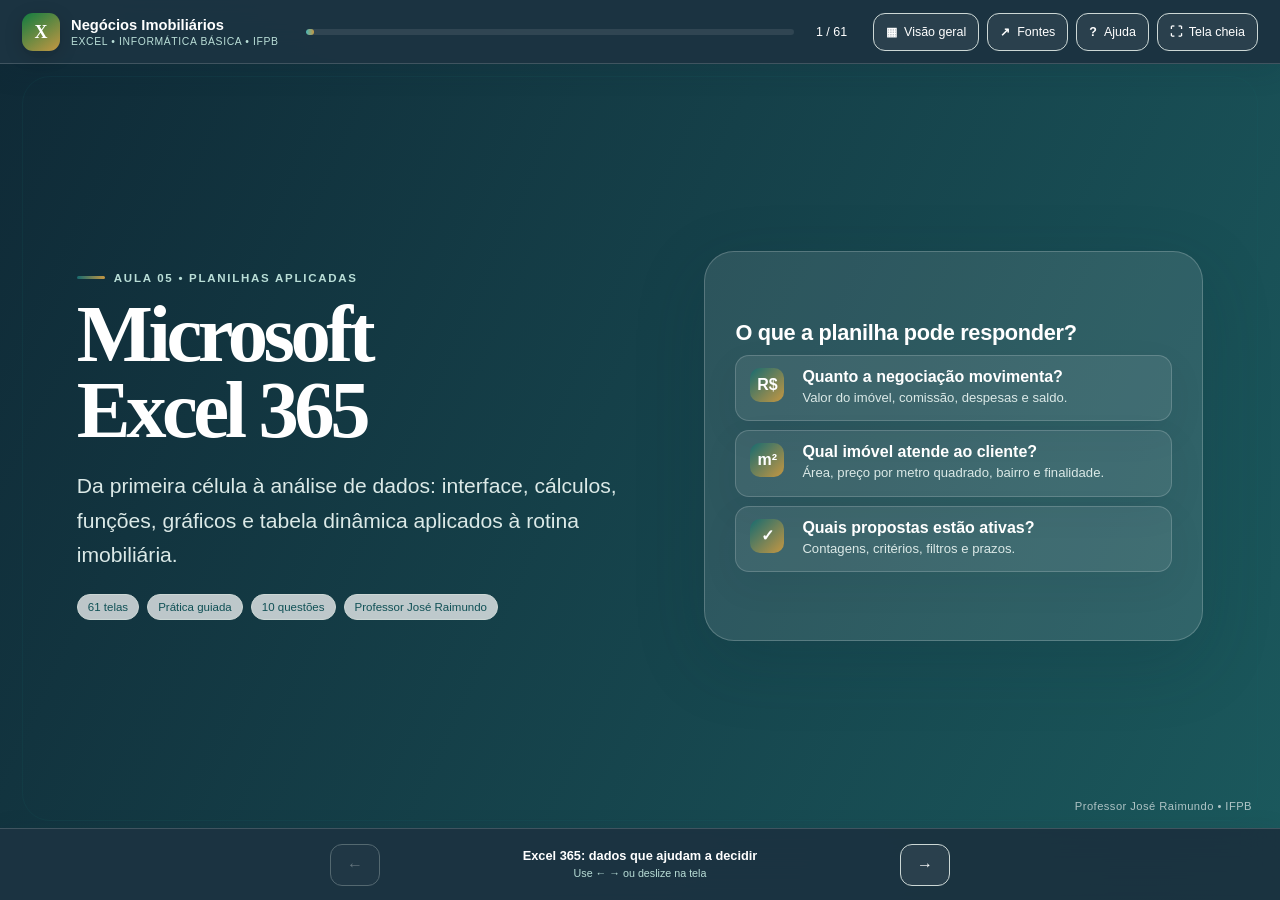
<file: slides/05-excel-negocios-imobiliarios.html>
<!doctype html>
<html lang="pt-BR">
<head>
  <meta charset="utf-8">
  <meta name="viewport" content="width=device-width,initial-scale=1,viewport-fit=cover">
  <meta name="theme-color" content="#102a38">
  <meta name="description" content="Aula interativa de Microsoft Excel 365 aplicada ao curso superior de Negócios Imobiliários do IFPB.">
  <title>Microsoft Excel 365 | Negócios Imobiliários</title>
  <style>
    :root{
      --bg:#04120e;--panel:#09231b;--panel2:#10352a;--text:#f5fff9;--muted:#b8d1c5;
      --excel:#107c41;--excel2:#21a366;--cyan:#22d3ee;--violet:#8b5cf6;--green:#35d07f;
      --yellow:#fbbf24;--red:#ef5b5b;--line:rgba(255,255,255,.14);--shadow:0 24px 70px rgba(0,0,0,.4);
    }
    *{box-sizing:border-box}
    html,body{width:100%;height:100%;margin:0;overflow:hidden;background:var(--bg);color:var(--text);font-family:"Segoe UI",Inter,Arial,sans-serif}
    button,a,input{font:inherit}button{color:inherit}.deck{position:relative;width:100%;height:100%;isolation:isolate}
    .ambient{position:absolute;inset:0;overflow:hidden;z-index:-2;background:radial-gradient(circle at 12% 18%,rgba(34,211,238,.13),transparent 30%),radial-gradient(circle at 84% 78%,rgba(33,163,102,.24),transparent 34%),linear-gradient(135deg,#030d0a 0%,#061a14 48%,#092a20 100%)}
    .ambient:after{content:"";position:absolute;inset:0;background-image:linear-gradient(rgba(255,255,255,.025) 1px,transparent 1px),linear-gradient(90deg,rgba(255,255,255,.025) 1px,transparent 1px);background-size:42px 42px;mask-image:linear-gradient(to bottom,black,transparent)}
    .particle{position:absolute;width:4px;height:4px;border-radius:50%;background:var(--cyan);opacity:.25;animation:float 13s linear infinite}@keyframes float{0%{transform:translateY(105vh) scale(.6)}100%{transform:translateY(-12vh) scale(1.3)}}
    .topbar{position:absolute;z-index:30;top:0;left:0;right:0;height:64px;display:flex;align-items:center;gap:14px;padding:0 22px;background:rgba(3,15,11,.86);border-bottom:1px solid var(--line);backdrop-filter:blur(16px)}
    .brand{display:flex;align-items:center;gap:11px;min-width:225px}.brand strong{font-size:.92rem}.brand small{display:block;color:var(--muted);font-size:.7rem;margin-top:2px}.excel-mark{width:40px;height:38px;position:relative;border-radius:6px;background:linear-gradient(145deg,#21a366,#107c41);box-shadow:0 8px 24px rgba(16,124,65,.35)}.excel-mark:before{content:"X";position:absolute;left:-5px;top:4px;width:29px;height:30px;display:grid;place-items:center;border-radius:4px;background:#0b5930;color:white;font:800 17px/1 "Segoe UI"}.excel-mark:after{content:"";position:absolute;right:6px;top:8px;width:12px;height:4px;background:#d6f5e4;box-shadow:0 7px 0 #d6f5e4,0 14px 0 #d6f5e4}
    .progress-wrap{flex:1;display:flex;align-items:center;gap:10px}.progress-track{height:6px;background:rgba(255,255,255,.09);border-radius:999px;overflow:hidden;flex:1}.progress-bar{height:100%;width:0;background:linear-gradient(90deg,var(--excel2),var(--cyan),var(--violet));border-radius:inherit;transition:width .35s ease}.counter{font-variant-numeric:tabular-nums;color:#d7fff0;font-size:.78rem;min-width:55px;text-align:center}.top-actions{display:flex;gap:8px}
    .icon-btn,.nav-btn,.choice,.tab-btn,.calc-btn{border:1px solid var(--line);background:rgba(255,255,255,.065);border-radius:12px;cursor:pointer;transition:.2s ease}.icon-btn{height:38px;padding:0 12px;display:flex;align-items:center;gap:7px;font-size:.78rem}.icon-btn:hover,.nav-btn:hover,.choice:hover,.tab-btn:hover,.calc-btn:hover{background:rgba(255,255,255,.13);transform:translateY(-1px)}
    .slides{position:absolute;inset:64px 0 72px}.slide{position:absolute;inset:0;padding:clamp(22px,3.5vw,56px) clamp(24px,6vw,104px);opacity:0;visibility:hidden;transform:translateX(42px) scale(.985);transition:opacity .34s ease,transform .34s ease;overflow:auto}.slide.active{opacity:1;visibility:visible;transform:none;z-index:2}.slide::-webkit-scrollbar{width:8px}.slide::-webkit-scrollbar-thumb{background:rgba(255,255,255,.18);border-radius:9px}.slide-inner{width:min(1180px,100%);min-height:100%;margin:auto;display:flex;flex-direction:column;justify-content:center}
    .eyebrow{display:flex;align-items:center;gap:9px;color:#88f2ff;text-transform:uppercase;letter-spacing:.15em;font-weight:800;font-size:.72rem;margin-bottom:12px}.eyebrow:before{content:"";width:28px;height:3px;border-radius:9px;background:linear-gradient(90deg,var(--cyan),var(--excel2))}
    h1,h2,h3,p{margin-top:0}h1{font-size:clamp(2.7rem,6.3vw,6.2rem);line-height:.95;letter-spacing:-.055em;margin-bottom:20px}h2{font-size:clamp(2rem,4.25vw,4.35rem);line-height:1.03;letter-spacing:-.042em;margin-bottom:18px}h3{font-size:clamp(1.05rem,1.7vw,1.42rem);margin-bottom:9px;letter-spacing:-.015em}.gradient-text{background:linear-gradient(105deg,#fff 5%,#9df5cf 48%,#7fe9fa 88%);-webkit-background-clip:text;background-clip:text;color:transparent}.lead{font-size:clamp(1rem,1.65vw,1.34rem);line-height:1.65;color:var(--muted);max-width:900px}.small{font-size:.82rem;color:var(--muted);line-height:1.55}.tiny{font-size:.68rem;color:var(--muted);line-height:1.45}.note{padding:13px 16px;border-left:4px solid var(--yellow);background:rgba(251,191,36,.09);border-radius:0 12px 12px 0;color:#fff0b8}
    .grid{display:grid;gap:16px}.grid.two{grid-template-columns:repeat(2,minmax(0,1fr))}.grid.three{grid-template-columns:repeat(3,minmax(0,1fr))}.grid.four{grid-template-columns:repeat(4,minmax(0,1fr))}.card{position:relative;border:1px solid var(--line);background:linear-gradient(145deg,rgba(255,255,255,.085),rgba(255,255,255,.035));border-radius:20px;padding:20px;box-shadow:0 16px 35px rgba(0,0,0,.12);overflow:hidden}.card:before{content:"";position:absolute;inset:0 0 auto;height:2px;background:linear-gradient(90deg,transparent,var(--accent,var(--cyan)),transparent);opacity:.8}.card p:last-child{margin-bottom:0}.card-icon{width:46px;height:46px;display:grid;place-items:center;border-radius:14px;background:rgba(33,163,102,.16);font-size:1.4rem;margin-bottom:14px;border:1px solid rgba(53,208,127,.3)}
    .hero{display:grid;grid-template-columns:1.08fr .92fr;gap:42px;align-items:center}.hero-side{min-height:390px;border:1px solid var(--line);border-radius:30px;padding:30px;background:linear-gradient(145deg,rgba(33,163,102,.24),rgba(255,255,255,.045));box-shadow:var(--shadow);display:flex;flex-direction:column;justify-content:center}.meta-line,.chips{display:flex;flex-wrap:wrap;gap:8px}.tag,.chips span{display:inline-flex;align-items:center;gap:6px;padding:6px 10px;border-radius:99px;border:1px solid var(--line);background:rgba(255,255,255,.06);font-size:.72rem;color:#d9fff0}.teacher{position:absolute;right:28px;bottom:16px;color:rgba(255,255,255,.58);font-size:.7rem;letter-spacing:.04em}
    .route{display:grid;grid-template-columns:repeat(4,1fr);gap:14px}.route .card{min-height:170px}.split{display:grid;grid-template-columns:.95fr 1.05fr;gap:34px;align-items:center}.list{display:grid;gap:9px}.list-item{display:grid;grid-template-columns:40px 1fr;gap:12px;align-items:start;padding:12px 14px;border:1px solid var(--line);border-radius:14px;background:rgba(255,255,255,.05)}.list-item b:first-child{width:34px;height:34px;display:grid;place-items:center;border-radius:10px;background:linear-gradient(135deg,var(--excel),var(--violet))}.list-item p{margin:2px 0 0}.formula{display:block;padding:14px 16px;border-radius:13px;background:#02100b;border:1px solid rgba(53,208,127,.35);color:#bdfbd8;font:700 clamp(.82rem,1.35vw,1.05rem)/1.45 Consolas,monospace;overflow-wrap:anywhere}.formula .ref{color:#7dd3fc}.formula .crit{color:#fde68a}.formula .fn{color:#86efac}.syntax{display:grid;gap:10px}.syntax-row{padding:14px;border:1px solid var(--line);border-radius:14px;background:rgba(255,255,255,.045)}.syntax-row strong{display:block;color:#98f1c5;margin-bottom:5px}
    .table-wrap{border:1px solid var(--line);border-radius:17px;overflow:auto;background:#f8fffb;color:#183027;box-shadow:0 16px 42px rgba(0,0,0,.26)}table{width:100%;border-collapse:collapse;min-width:520px;font-size:.78rem}th,td{padding:10px 12px;border:1px solid #c9ded3;text-align:left}th{background:#dff4e8;color:#0d5f35}.rowhead{background:#e8f0ec;color:#567065;text-align:center;font-weight:700;width:42px}.selected-cell{outline:3px solid #21a366;outline-offset:-3px;background:#e8fff3}.result-cell{font-weight:900;color:#0b6d3a;background:#ddf8e8}.formula-caption{margin-top:10px;color:var(--muted);font-size:.76rem}.op-grid{display:grid;grid-template-columns:repeat(4,1fr);gap:10px}.operator{padding:15px;border:1px solid var(--line);border-radius:14px;background:rgba(255,255,255,.05);text-align:center}.operator b{display:block;color:#91f5c4;font:900 1.35rem Consolas,monospace;margin-bottom:5px}.operator span{font-size:.72rem;color:var(--muted)}
    .interface-tabs,.choice-row,.calc-row{display:flex;flex-wrap:wrap;gap:8px;margin:14px 0}.tab-btn,.choice,.calc-btn{padding:9px 13px}.tab-btn.active,.choice.selected,.calc-btn.active{background:linear-gradient(135deg,rgba(33,163,102,.36),rgba(139,92,246,.24));border-color:#6ee7b7}.info-panel{min-height:175px;padding:20px;border-radius:17px;background:#f6fffa;color:#183027;box-shadow:0 16px 40px rgba(0,0,0,.25)}.info-panel h3{color:#107c41}.info-panel p{line-height:1.55}.info-panel ul{padding-left:20px;line-height:1.6}.calc-output{padding:18px;border-radius:16px;border:1px solid rgba(53,208,127,.35);background:rgba(53,208,127,.1);min-height:90px}.calc-output strong{display:block;font-size:1.55rem;color:#92f3c0}.checklist{display:grid;gap:9px}.check-item{display:flex;align-items:center;gap:11px;padding:12px 14px;border:1px solid var(--line);border-radius:13px;background:rgba(255,255,255,.05);cursor:pointer}.check-item input{width:20px;height:20px;accent-color:var(--excel2)}.check-item.done{opacity:.58;text-decoration:line-through}
    .chart-guide{display:grid;grid-template-columns:repeat(3,1fr);gap:12px}.chart-guide .card{min-height:145px}.pivot-map{display:grid;grid-template-columns:repeat(4,1fr);gap:10px}.pivot-zone{padding:17px;border:1px dashed rgba(255,255,255,.3);border-radius:15px;background:rgba(255,255,255,.045);min-height:125px}.pivot-zone strong{display:block;color:#93f3c0;margin-bottom:8px}.key-grid{display:grid;grid-template-columns:repeat(3,1fr);gap:10px}.key-item{display:flex;align-items:center;justify-content:space-between;gap:12px;padding:12px 14px;border:1px solid var(--line);border-radius:13px;background:rgba(255,255,255,.05);font-size:.8rem}.keys{display:flex;gap:4px}.keys kbd{padding:5px 7px;background:#eef7f2;color:#153326;border-radius:6px;border-bottom:2px solid #a5bbb0;font-weight:800;font-size:.66rem}
    .quiz-options{display:grid;grid-template-columns:repeat(2,minmax(0,1fr));gap:12px;margin-top:22px}.quiz-option{text-align:left;padding:16px;border:1px solid var(--line);border-radius:15px;background:rgba(255,255,255,.06);cursor:pointer;transition:.2s}.quiz-option:hover{background:rgba(255,255,255,.11);transform:translateY(-2px)}.quiz-option.correct{background:rgba(34,197,94,.2);border-color:#5ed276}.quiz-option.wrong{background:rgba(239,68,68,.2);border-color:#f2847a}.quiz-option:disabled{cursor:default;transform:none}.feedback{min-height:50px;margin-top:15px;padding:12px 15px;border-radius:12px;background:rgba(255,255,255,.05);color:var(--muted);opacity:0;transform:translateY(5px);transition:.2s}.feedback.show{opacity:1;transform:none}.score-ring{width:190px;height:190px;border-radius:50%;display:grid;place-items:center;margin:auto;background:conic-gradient(var(--green) 0deg,var(--green) var(--score-angle,0deg),rgba(255,255,255,.1) var(--score-angle,0deg));position:relative}.score-ring:after{content:"";position:absolute;inset:16px;border-radius:50%;background:#082219}.score-ring strong{z-index:1;font-size:2.8rem}.score-ring small{z-index:1;position:absolute;margin-top:58px;color:var(--muted)}
    .bottom-nav{position:absolute;z-index:30;left:0;right:0;bottom:0;height:72px;display:flex;align-items:center;justify-content:center;gap:10px;padding:0 22px;background:rgba(3,15,11,.88);border-top:1px solid var(--line);backdrop-filter:blur(16px)}.nav-btn{height:42px;padding:0 16px;min-width:46px}.nav-btn:disabled{opacity:.32;cursor:not-allowed;transform:none}.nav-title{width:min(500px,45vw);text-align:center}.nav-title strong{display:block;font-size:.8rem;white-space:nowrap;overflow:hidden;text-overflow:ellipsis}.nav-title small{font-size:.67rem;color:var(--muted)}
    .overlay{position:absolute;z-index:100;inset:0;background:rgba(1,9,6,.92);backdrop-filter:blur(16px);display:none;padding:40px}.overlay.open{display:grid;place-items:center}.modal{width:min(1080px,100%);max-height:86vh;overflow:auto;background:#09231b;border:1px solid var(--line);border-radius:24px;padding:25px;box-shadow:var(--shadow)}.modal-head{display:flex;justify-content:space-between;align-items:center;margin-bottom:18px}.modal-head h3{margin:0}.close{width:38px;height:38px;border-radius:12px;border:1px solid var(--line);background:rgba(255,255,255,.07);cursor:pointer}.overview-grid{display:grid;grid-template-columns:repeat(4,1fr);gap:10px}.thumb{text-align:left;min-height:92px;padding:12px;border:1px solid var(--line);border-radius:13px;background:rgba(255,255,255,.05);cursor:pointer;color:white}.thumb:hover,.thumb.current{border-color:#6ee7b7;background:rgba(33,163,102,.18)}.thumb span{display:block;color:var(--cyan);font-size:.65rem;margin-bottom:7px}.thumb strong{font-size:.76rem;line-height:1.25}.source-list{display:grid;gap:8px}.source-list a{color:#a7f3d0;text-decoration:none;padding:10px 12px;border-radius:10px;background:rgba(255,255,255,.045);border:1px solid var(--line);font-size:.78rem}.source-list a:hover{text-decoration:underline;background:rgba(255,255,255,.08)}.help-grid{display:grid;grid-template-columns:repeat(2,1fr);gap:12px}.help-item{padding:13px;border:1px solid var(--line);border-radius:12px;background:rgba(255,255,255,.05);font-size:.8rem}
    .sr-only{position:absolute!important;width:1px!important;height:1px!important;padding:0!important;margin:-1px!important;overflow:hidden!important;clip:rect(0,0,0,0)!important;white-space:nowrap!important;border:0!important}
    @media(max-width:900px){.topbar{padding:0 10px}.brand{min-width:0}.brand div:last-child{display:none}.icon-btn span{display:none}.icon-btn{padding:0 10px}.slide{padding:24px}.hero,.split{grid-template-columns:1fr}.hero-side{display:none}.grid.three,.grid.four,.route{grid-template-columns:repeat(2,1fr)}.overview-grid{grid-template-columns:repeat(2,1fr)}.key-grid{grid-template-columns:repeat(2,1fr)}.op-grid{grid-template-columns:repeat(3,1fr)}.pivot-map,.chart-guide{grid-template-columns:repeat(2,1fr)}}
    @media(max-width:600px){.grid.two,.grid.three,.grid.four,.route,.quiz-options,.help-grid,.chart-guide,.pivot-map{grid-template-columns:1fr}.slide{padding:20px 16px}.topbar{height:58px}.slides{inset:58px 0 64px}.bottom-nav{height:64px}.progress-wrap{gap:5px}.counter{font-size:.65rem;min-width:41px}.top-actions .icon-btn:nth-child(2),.top-actions .icon-btn:nth-child(3){display:none}.key-grid,.op-grid{grid-template-columns:1fr 1fr}.overlay{padding:12px}.modal{padding:16px}.overview-grid{grid-template-columns:1fr 1fr}.teacher{display:none}.formula{font-size:.72rem}}
    @media(prefers-reduced-motion:reduce){*,*:before,*:after{animation:none!important;transition:none!important;scroll-behavior:auto!important}}
    @media print{.topbar,.bottom-nav,.ambient{display:none}.deck,.slides{position:static;height:auto;overflow:visible}.slide{position:relative;inset:auto;display:block;opacity:1;visibility:visible;transform:none;page-break-after:always;height:100vh;background:#fff}.slide-inner{height:100%}}

    /* Identidade visual da disciplina de Negócios Imobiliários */
    :root{--bg:#e7ece9;--panel:#fcfbf7;--panel2:#f4f1e9;--text:#17252c;--muted:#5e6b70;--navy:#102a38;--petrol:#176b70;--petrol-dark:#0f5055;--gold:#c59742;--green:#315f4f;--yellow:#c59742;--red:#a84040;--line:#ccd7d5;--shadow:0 22px 70px rgba(15,42,56,.18)}
    html,body{background:var(--bg);color:var(--text);font-family:Inter,"Segoe UI",Arial,sans-serif}
    .ambient{background:radial-gradient(circle at 12% 18%,rgba(23,107,112,.17),transparent 29%),radial-gradient(circle at 88% 83%,rgba(197,151,66,.14),transparent 25%),linear-gradient(135deg,#e7ece9,#d7e1df)}
    .ambient:after{background:linear-gradient(135deg,rgba(255,255,255,.28),transparent 55%);mask-image:none}
    .particle{display:none}
    .topbar,.bottom-nav{background:rgba(16,42,56,.95);border-color:rgba(255,255,255,.16);color:#fff;box-shadow:0 7px 28px rgba(15,42,56,.13)}
    .brand{min-width:270px}.brand small{color:#b9ded7;text-transform:uppercase;letter-spacing:.06em;font-size:.65rem}.excel-mark{width:38px;height:38px;display:grid;place-items:center;border-radius:11px;background:linear-gradient(145deg,#107c41,var(--gold));box-shadow:0 5px 18px rgba(0,0,0,.2)}.excel-mark:before{content:"X";position:static;width:auto;height:auto;background:none;color:#fff;font:900 18px/1 "Segoe UI"}.excel-mark:after{display:none}
    .progress-bar{background:linear-gradient(90deg,#47b8ba,var(--gold))}.counter{color:#fff}.nav-title small{color:#b9ded7}
    .slide:before{content:"";position:absolute;inset:12px 22px 7px;border:1px solid rgba(23,107,112,.13);border-radius:28px;pointer-events:none}.slide-inner{position:relative;z-index:1}
    .eyebrow{color:var(--petrol)}.eyebrow:before{background:linear-gradient(90deg,var(--petrol),var(--gold))}
    h1,h2{font-family:Georgia,"Times New Roman",serif}.gradient-text{background:none;color:var(--navy)}h3{color:var(--navy)}
    .card,.list-item,.operator,.syntax-row,.check-item,.key-item,.pivot-zone,.quiz-option,.feedback{background:rgba(252,251,247,.93);border-color:var(--line);box-shadow:0 13px 36px rgba(15,42,56,.07)}
    .card:before{background:linear-gradient(90deg,transparent,var(--gold),transparent)}.card-icon{background:#dcebe5;border-color:rgba(23,107,112,.25);color:var(--petrol-dark)}
    .tag,.chips span{background:rgba(255,255,255,.72);border-color:var(--line);color:var(--petrol-dark)}
    .hero-side{background:rgba(252,251,247,.94);border-color:var(--line);box-shadow:var(--shadow)}
    .list-item b:first-child{background:linear-gradient(135deg,var(--petrol),var(--gold));color:#fff}
    .formula{background:#f1f7f4;border-color:rgba(16,124,65,.32);color:#0b5930}.formula .ref{color:#185abd}.formula .crit{color:#8c641b}.formula .fn{color:#107c41}.syntax-row strong,.operator b,.pivot-zone strong,.calc-output strong{color:var(--petrol-dark)}
    .tab-btn,.choice,.calc-btn{background:rgba(255,255,255,.72);border-color:var(--line);color:var(--ink)}.tab-btn.active,.choice.selected,.calc-btn.active{background:#dcebe5;border-color:var(--petrol)}
    .info-panel{background:#fff;color:var(--ink);border:1px solid var(--line);box-shadow:0 16px 40px rgba(15,42,56,.12)}.calc-output{background:#e5f3eb;border-color:#8bc8a5}.note{background:rgba(252,251,247,.86);color:var(--muted)}
    .overlay{background:rgba(7,25,34,.72)}.modal{background:#fcfbf7;color:var(--ink)}.close{background:var(--navy);color:#fff}.thumb{background:#fff;color:var(--ink)}.thumb:hover,.thumb.current{border-color:var(--petrol);background:#dcebe5}.thumb span{color:var(--petrol)}.source-list a{color:var(--petrol-dark);background:#fff;border-color:var(--line)}.help-item{background:#fff;border-color:var(--line)}
    .score-ring:after{background:#fcfbf7}.teacher{color:rgba(23,37,44,.55)}
    .slide:first-child{color:#fff;background:linear-gradient(115deg,rgba(12,39,52,.985),rgba(15,80,85,.94))}.slide:first-child .gradient-text{color:#fff}.slide:first-child .eyebrow{color:#b9ded7}.slide:first-child .lead,.slide:first-child .small{color:#dbe9e7}.slide:first-child .hero-side{background:rgba(255,255,255,.1);border-color:rgba(255,255,255,.2)}.slide:first-child .hero-side h3{color:#fff}.slide:first-child .list-item{background:rgba(255,255,255,.08);border-color:rgba(255,255,255,.18)}.slide:first-child .teacher{color:rgba(255,255,255,.65)}
  </style>
</head>
<body>
<main class="deck" id="deck">
  <div class="ambient" id="ambient" aria-hidden="true"></div>
  <header class="topbar">
    <div class="brand"><div class="excel-mark" aria-hidden="true"></div><div><strong>Negócios Imobiliários</strong><small>Excel • Informática básica • IFPB</small></div></div>
    <div class="progress-wrap"><div class="progress-track" aria-label="Progresso da apresentação"><div class="progress-bar" id="progressBar"></div></div><div class="counter" id="counter">1 / 61</div></div>
    <div class="top-actions">
      <button class="icon-btn" data-open="overview" title="Visão geral"><b>▦</b><span>Visão geral</span></button>
      <button class="icon-btn" data-open="sources" title="Fontes"><b>↗</b><span>Fontes</span></button>
      <button class="icon-btn" data-open="help" title="Ajuda"><b>?</b><span>Ajuda</span></button>
      <button class="icon-btn" id="fullscreenBtn" title="Tela cheia"><b>⛶</b><span>Tela cheia</span></button>
    </div>
  </header>
  <section class="slides" id="slides" aria-live="polite">
    <article class="slide active" data-title="Excel 365: dados que ajudam a decidir"><div class="slide-inner hero">
      <div><div class="eyebrow">Aula 05 • Planilhas aplicadas</div><h1 class="gradient-text">Microsoft<br>Excel 365</h1><p class="lead">Da primeira célula à análise de dados: interface, cálculos, funções, gráficos e tabela dinâmica aplicados à rotina imobiliária.</p><div class="meta-line"><span class="tag">61 telas</span><span class="tag">Prática guiada</span><span class="tag">10 questões</span><span class="tag">Professor José Raimundo</span></div></div>
      <div class="hero-side"><h3>O que a planilha pode responder?</h3><div class="list"><div class="list-item"><b>R$</b><div><strong>Quanto a negociação movimenta?</strong><p class="small">Valor do imóvel, comissão, despesas e saldo.</p></div></div><div class="list-item"><b>m²</b><div><strong>Qual imóvel atende ao cliente?</strong><p class="small">Área, preço por metro quadrado, bairro e finalidade.</p></div></div><div class="list-item"><b>✓</b><div><strong>Quais propostas estão ativas?</strong><p class="small">Contagens, critérios, filtros e prazos.</p></div></div></div></div>
    </div><div class="teacher">Professor José Raimundo • IFPB</div></article>

    <article class="slide" data-title="Rota de aprendizagem"><div class="slide-inner"><div class="eyebrow">Visão geral</div><h2 class="gradient-text">Rota de aprendizagem</h2><div class="route">
      <div class="card"><div class="card-icon">▦</div><h3>1. Interface</h3><p class="small">Pastas, planilhas, células, Faixa de Opções e barra de fórmulas.</p></div>
      <div class="card"><div class="card-icon">=</div><h3>2. Calcular</h3><p class="small">Operadores, referências, fórmulas e funções essenciais.</p></div>
      <div class="card"><div class="card-icon">⌕</div><h3>3. Analisar</h3><p class="small">Critérios, pesquisas, validação, filtros e organização.</p></div>
      <div class="card"><div class="card-icon">▥</div><h3>4. Comunicar</h3><p class="small">Gráficos, tabela dinâmica, impressão e boas práticas.</p></div>
    </div><p class="note" style="margin-top:18px">Objetivo: transformar uma lista de dados em informação clara, verificável e útil.</p></div></article>

    <article class="slide" data-title="O que é o Excel"><div class="slide-inner split"><div><div class="eyebrow">Conceito</div><h2 class="gradient-text">Planilhas organizam, calculam e analisam</h2><p class="lead">O Excel trabalha com dados distribuídos em células. Cada célula pode guardar texto, número, data ou fórmula.</p><div class="chips"><span>Imóveis</span><span>Clientes</span><span>Propostas</span><span>Comissões</span><span>Locações</span><span>Despesas</span></div></div><div class="card"><h3>Pasta de trabalho</h3><p class="small">É o arquivo do Excel, normalmente salvo como <strong>.xlsx</strong>.</p><h3>Planilha</h3><p class="small">É cada aba dentro da pasta de trabalho.</p><h3>Célula</h3><p class="small">É o encontro de uma coluna com uma linha, como <strong>B4</strong>.</p></div></div></article>

    <article class="slide" data-title="Versões e formatos de arquivo"><div class="slide-inner"><div class="eyebrow">Excel 365</div><h2 class="gradient-text">Aplicativo, Web e celular</h2><div class="grid three">
      <div class="card"><h3>Excel para computador</h3><p class="small">Tem o conjunto mais completo de recursos, inclusive opções avançadas de dados.</p></div>
      <div class="card"><h3>Excel para a Web</h3><p class="small">Abre no navegador e favorece a coedição em arquivos do OneDrive.</p></div>
      <div class="card"><h3>Aplicativo móvel</h3><p class="small">Útil para consultar, corrigir e registrar dados em movimento.</p></div>
    </div><div class="grid four" style="margin-top:16px"><div class="card"><h3>.xlsx</h3><p class="tiny">Formato padrão.</p></div><div class="card"><h3>.xlsm</h3><p class="tiny">Permite macros.</p></div><div class="card"><h3>.csv</h3><p class="tiny">Texto tabular, sem fórmulas e formatação.</p></div><div class="card"><h3>.pdf</h3><p class="tiny">Entrega com layout preservado.</p></div></div></div></article>

    <article class="slide" data-title="Tela inicial, novo arquivo e salvamento"><div class="slide-inner split"><div><div class="eyebrow">Primeiros passos</div><h2 class="gradient-text">Do modelo à pasta de trabalho</h2><div class="list"><div class="list-item"><b>1</b><div><strong>Novo</strong><p class="small">Escolha Pasta de trabalho em branco ou um modelo.</p></div></div><div class="list-item"><b>2</b><div><strong>Salvar</strong><p class="small">Defina nome, local e formato do arquivo.</p></div></div><div class="list-item"><b>3</b><div><strong>Organizar</strong><p class="small">Renomeie as abas antes de acumular dados.</p></div></div></div></div><div class="card"><h3>Nome útil</h3><span class="formula">Carteira_Imoveis_Setembro_2026.xlsx</span><p class="small" style="margin-top:14px">Evite nomes como “Pasta1 final nova agora.xlsx”. Use assunto, período e versão quando necessário.</p></div></div></article>

    <article class="slide" data-title="Mapa da interface"><div class="slide-inner"><div class="eyebrow">Interface</div><h2 class="gradient-text">As áreas de trabalho do Excel</h2><p class="lead">Selecione uma área para ver sua função.</p><div class="interface-tabs">
      <button class="tab-btn active" data-interface="topo">Topo</button><button class="tab-btn" data-interface="arquivo">Arquivo</button><button class="tab-btn" data-interface="faixa">Faixa de Opções</button><button class="tab-btn" data-interface="formula">Fórmula</button><button class="tab-btn" data-interface="grade">Grade</button><button class="tab-btn" data-interface="rodape">Rodapé</button>
    </div><div class="info-panel" id="interfacePanel"><h3>Barra de título e comandos globais</h3><p>Mostra o nome do arquivo e reúne AutoSalvar, Acesso Rápido, Pesquisa, Compartilhar, conta e controles da janela.</p><ul><li>O nome no topo ajuda a confirmar qual arquivo está aberto.</li><li>A Pesquisa localiza comandos sem decorar a guia.</li></ul></div></div></article>

    <article class="slide" data-title="Barra de título, Acesso Rápido, Pesquisa e conta"><div class="slide-inner"><div class="eyebrow">Interface • Topo</div><h2 class="gradient-text">Comandos que acompanham todo o trabalho</h2><div class="grid four">
      <div class="card"><h3>Barra de título</h3><p class="small">Nome da pasta de trabalho e estado de salvamento.</p></div><div class="card"><h3>Acesso Rápido</h3><p class="small">Atalhos personalizáveis, como Salvar, Desfazer e Refazer.</p></div><div class="card"><h3>Pesquisa</h3><p class="small">Encontra comandos, ajuda e conteúdo do arquivo.</p></div><div class="card"><h3>Conta e Compartilhar</h3><p class="small">Licença, perfil, OneDrive e permissões de acesso.</p></div>
    </div></div></article>

    <article class="slide" data-title="Arquivo, Backstage e AutoSalvar"><div class="slide-inner split"><div><div class="eyebrow">Interface • Arquivo</div><h2 class="gradient-text">O Backstage cuida do arquivo</h2><p class="lead">A guia Arquivo reúne ações que afetam a pasta de trabalho inteira.</p><div class="chips"><span>Novo</span><span>Abrir</span><span>Salvar como</span><span>Imprimir</span><span>Exportar</span><span>Opções</span></div></div><div class="card"><h3>AutoSalvar</h3><p class="small">Funciona principalmente com arquivos salvos no OneDrive ou SharePoint. Alterações são sincronizadas durante o trabalho.</p><p class="note">AutoSalvar não substitui organização nem histórico de versões. Confirme o arquivo e a conta antes de editar.</p></div></div></article>

    <article class="slide" data-title="Faixa de Opções: guias, grupos e comandos"><div class="slide-inner"><div class="eyebrow">Interface • Faixa de Opções</div><h2 class="gradient-text">Guias agrupam comandos relacionados</h2><div class="grid four">
      <div class="card"><h3>Página Inicial</h3><p class="small">Área de transferência, fonte, alinhamento, número, estilos e células.</p></div><div class="card"><h3>Inserir</h3><p class="small">Tabelas, gráficos, imagens, links, suplementos e símbolos.</p></div><div class="card"><h3>Fórmulas</h3><p class="small">Biblioteca de funções, nomes definidos e auditoria.</p></div><div class="card"><h3>Dados</h3><p class="small">Importação, classificação, filtros, validação e limpeza.</p></div>
      <div class="card"><h3>Layout da Página</h3><p class="small">Margens, orientação, escala e área de impressão.</p></div><div class="card"><h3>Revisão</h3><p class="small">Comentários, proteção, acessibilidade e revisão.</p></div><div class="card"><h3>Exibir</h3><p class="small">Modos, zoom, congelamento e organização de janelas.</p></div><div class="card"><h3>Ajuda</h3><p class="small">Treinamento, suporte e comentários à Microsoft.</p></div>
    </div></div></article>

    <article class="slide" data-title="Caixa de Nome e Barra de Fórmulas"><div class="slide-inner split"><div><div class="eyebrow">Interface • Edição</div><h2 class="gradient-text">A célula ativa tem endereço e conteúdo</h2><div class="list"><div class="list-item"><b>B4</b><div><strong>Caixa de Nome</strong><p class="small">Mostra o endereço da célula ativa. Também permite ir diretamente a uma célula ou intervalo.</p></div></div><div class="list-item"><b>fx</b><div><strong>Barra de Fórmulas</strong><p class="small">Exibe e permite editar o conteúdo completo da célula.</p></div></div></div></div><div class="card"><h3>O que aparece onde?</h3><span class="formula">Célula D2: R$ 1.250,00</span><span class="formula" style="margin-top:9px">Barra de fórmulas: =B2*C2</span><p class="small" style="margin-top:12px">A célula mostra o resultado formatado. A barra mostra a fórmula.</p></div></div></article>

    <article class="slide" data-title="Grade, linhas, colunas e células"><div class="slide-inner"><div class="eyebrow">Interface • Planilha</div><h2 class="gradient-text">Cada dado ocupa um endereço</h2><div class="table-wrap"><table><tr><th class="rowhead"></th><th>A</th><th>B</th><th>C</th><th>D</th></tr><tr><th class="rowhead">1</th><td>Imóvel</td><td>Bairro</td><td>Área</td><td>Valor</td></tr><tr><th class="rowhead">2</th><td>AP-101</td><td>Centro</td><td class="selected-cell">72 m²</td><td>R$ 320.000,00</td></tr><tr><th class="rowhead">3</th><td>CS-205</td><td>Jardins</td><td>110 m²</td><td>R$ 480.000,00</td></tr></table></div><p class="formula-caption">A célula ativa é C2. O intervalo A1:D3 contém doze células.</p></div></article>

    <article class="slide" data-title="Abas, barra de status, zoom e modos de exibição"><div class="slide-inner"><div class="eyebrow">Interface • Rodapé</div><h2 class="gradient-text">O rodapé informa e organiza</h2><div class="grid four">
      <div class="card"><h3>Abas de planilha</h3><p class="small">Criam, renomeiam, movem, copiam e excluem planilhas.</p></div><div class="card"><h3>Barra de status</h3><p class="small">Pode mostrar soma, média e contagem da seleção.</p></div><div class="card"><h3>Zoom</h3><p class="small">Aumenta a visualização sem alterar o tamanho impresso.</p></div><div class="card"><h3>Modos de exibição</h3><p class="small">Normal, Layout da Página e Visualização da Quebra de Página.</p></div>
    </div><p class="note" style="margin-top:18px">Clique com o botão direito na barra de status para escolher os cálculos rápidos exibidos.</p></div></article>

    <article class="slide" data-title="Navegação e seleção"><div class="slide-inner"><div class="eyebrow">Operação básica</div><h2 class="gradient-text">Selecione antes de agir</h2><div class="key-grid">
      <div class="key-item"><span>Mover uma célula</span><span class="keys"><kbd>↑</kbd><kbd>↓</kbd><kbd>←</kbd><kbd>→</kbd></span></div><div class="key-item"><span>Confirmar e descer</span><span class="keys"><kbd>Enter</kbd></span></div><div class="key-item"><span>Confirmar e avançar</span><span class="keys"><kbd>Tab</kbd></span></div><div class="key-item"><span>Selecionar intervalo</span><span class="keys"><kbd>Shift</kbd><kbd>Setas</kbd></span></div><div class="key-item"><span>Última região de dados</span><span class="keys"><kbd>Ctrl</kbd><kbd>Seta</kbd></span></div><div class="key-item"><span>Ir para</span><span class="keys"><kbd>Ctrl</kbd><kbd>G</kbd></span></div>
    </div><p class="small" style="margin-top:16px">Para selecionar células separadas, mantenha Ctrl pressionado enquanto clica.</p></div></article>

    <article class="slide" data-title="Entrada, edição e tipos de dados"><div class="slide-inner split"><div><div class="eyebrow">Dados</div><h2 class="gradient-text">O tipo do dado afeta o cálculo</h2><div class="grid two"><div class="card"><h3>Texto</h3><p class="small">Nome, categoria, observação.</p></div><div class="card"><h3>Número</h3><p class="small">Quantidade, preço, nota.</p></div><div class="card"><h3>Data e hora</h3><p class="small">Valores numéricos exibidos em formato especial.</p></div><div class="card"><h3>Fórmula</h3><p class="small">Começa com o sinal <strong>=</strong>.</p></div></div></div><div class="card"><h3>Editar sem apagar tudo</h3><p class="small">Use duplo clique ou <strong>F2</strong>. A alça de preenchimento copia padrões e fórmulas.</p><p class="note">Se “10” estiver armazenado como texto, alguns cálculos e classificações podem produzir resultados inesperados.</p></div></div></article>

    <article class="slide" data-title="Salvar, compartilhar e coeditar"><div class="slide-inner"><div class="eyebrow">Nuvem</div><h2 class="gradient-text">Uma pasta de trabalho pode ser colaborativa</h2><div class="grid three">
      <div class="card"><h3>Salvar no OneDrive</h3><p class="small">Mantém o arquivo acessível em diferentes dispositivos.</p></div><div class="card"><h3>Compartilhar</h3><p class="small">Defina quem pode editar ou apenas visualizar.</p></div><div class="card"><h3>Coeditar</h3><p class="small">Várias pessoas podem trabalhar no mesmo arquivo compatível.</p></div>
    </div><p class="note" style="margin-top:18px">Nunca publique uma planilha com dados pessoais, notas ou informações financeiras sem revisar permissões e conteúdo.</p></div></article>

    <article class="slide" data-title="Formatos de número"><div class="slide-inner split"><div><div class="eyebrow">Formatação</div><h2 class="gradient-text">O valor pode ter várias aparências</h2><p class="lead">Formatar muda a exibição, não necessariamente o valor armazenado.</p><div class="chips"><span>Geral</span><span>Número</span><span>Moeda</span><span>Contábil</span><span>Data</span><span>Hora</span><span>Porcentagem</span></div></div><div class="table-wrap"><table><tr><th>Valor</th><th>Formato</th><th>Exibição</th></tr><tr><td>0,25</td><td>Porcentagem</td><td>25%</td></tr><tr><td>1250</td><td>Moeda</td><td>R$ 1.250,00</td></tr><tr><td>0,125</td><td>Hora</td><td>03:00</td></tr><tr><td>21/09/2026</td><td>Data curta</td><td>21/09/2026</td></tr></table></div></div></article>

    <article class="slide" data-title="Fonte, alinhamento, bordas e estilos"><div class="slide-inner"><div class="eyebrow">Formatação</div><h2 class="gradient-text">A leitura vem antes da decoração</h2><div class="grid four">
      <div class="card"><h3>Fonte</h3><p class="small">Destaque títulos e totais com moderação.</p></div><div class="card"><h3>Alinhamento</h3><p class="small">Quebra de texto ajuda em cabeçalhos longos.</p></div><div class="card"><h3>Bordas e preenchimento</h3><p class="small">Separe áreas sem transformar a planilha em mosaico.</p></div><div class="card"><h3>Estilos de célula</h3><p class="small">Aplicam conjuntos consistentes de formatação.</p></div>
    </div><p class="note" style="margin-top:18px">Evite mesclar células dentro da base de dados. Mesclagem atrapalha filtros, classificação e tabela dinâmica.</p></div></article>

    <article class="slide" data-title="Tabelas do Excel"><div class="slide-inner split"><div><div class="eyebrow">Organização</div><h2 class="gradient-text">Ctrl + T transforma intervalo em tabela</h2><p class="lead">Uma Tabela do Excel expande com novos dados, replica fórmulas e inclui filtros no cabeçalho.</p><div class="chips"><span>Cabeçalhos</span><span>Filtros</span><span>Linha de totais</span><span>Referências estruturadas</span></div></div><div class="card"><h3>Antes de criar</h3><ul class="small"><li>uma linha de cabeçalho</li><li>uma informação por coluna</li><li>sem linhas e colunas vazias no meio</li><li>tipos de dados consistentes</li></ul><span class="formula">=SOMA(Imoveis[Valor])</span></div></div></article>

    <article class="slide" data-title="Classificação e filtros"><div class="slide-inner"><div class="eyebrow">Dados</div><h2 class="gradient-text">Organize sem perder registros</h2><div class="grid three">
      <div class="card"><h3>Classificar</h3><p class="small">Ordena por texto, número, data, cor ou uma lista personalizada.</p></div><div class="card"><h3>Filtrar</h3><p class="small">Oculta temporariamente linhas que não atendem ao critério.</p></div><div class="card"><h3>Vários níveis</h3><p class="small">Exemplo: bairro em ordem alfabética e, dentro dele, valor do maior para o menor.</p></div>
    </div><p class="note" style="margin-top:18px">Ao classificar uma base comum, expanda a seleção. Ordenar só uma coluna pode separar os dados da mesma linha.</p></div></article>

    <article class="slide" data-title="Congelar painéis, imprimir e exportar"><div class="slide-inner split"><div><div class="eyebrow">Visualização e entrega</div><h2 class="gradient-text">A planilha precisa funcionar na tela e no papel</h2><div class="list"><div class="list-item"><b>❄</b><div><strong>Congelar Painéis</strong><p class="small">Mantém cabeçalhos visíveis durante a rolagem.</p></div></div><div class="list-item"><b>▤</b><div><strong>Área de Impressão</strong><p class="small">Define qual parte será impressa.</p></div></div><div class="list-item"><b>↔</b><div><strong>Escala</strong><p class="small">Ajusta largura e altura às páginas.</p></div></div></div></div><div class="card"><h3>Conferência antes do PDF</h3><p class="small">Revise orientação, margens, cabeçalho, rodapé, repetição de títulos e quebras de página.</p><p class="note">Nunca confie apenas na grade da tela. Abra a visualização de impressão.</p></div></div></article>

    <article class="slide" data-title="Anatomia de uma fórmula"><div class="slide-inner"><div class="eyebrow">Fórmulas</div><h2 class="gradient-text">Toda fórmula começa com =</h2><div class="grid two"><div class="card"><h3>Operação direta</h3><span class="formula">=<span class="ref">B2</span>*<span class="ref">C2</span></span><p class="small" style="margin-top:10px">Multiplica quantidade pelo valor unitário.</p></div><div class="card"><h3>Função</h3><span class="formula">=<span class="fn">SOMA</span>(<span class="ref">D2:D10</span>)</span><p class="small" style="margin-top:10px">Soma todas as células do intervalo.</p></div></div><div class="syntax" style="margin-top:16px"><div class="syntax-row"><strong>Argumentos</strong><span class="small">Informações entre parênteses, separadas por ponto e vírgula no padrão pt-BR.</span></div><div class="syntax-row"><strong>Intervalo</strong><span class="small">Duas referências ligadas por dois-pontos, como B2:B12.</span></div></div></div></article>

    <article class="slide" data-title="Referências relativas, absolutas e mistas"><div class="slide-inner"><div class="eyebrow">Referências</div><h2 class="gradient-text">O cifrão controla o que permanece fixo</h2><div class="grid three">
      <div class="card"><h3>Relativa: A1</h3><p class="small">Linha e coluna mudam quando a fórmula é copiada.</p><span class="formula">=B2*C2</span></div><div class="card"><h3>Absoluta: $A$1</h3><p class="small">Linha e coluna permanecem fixas.</p><span class="formula">=D2*$H$1</span></div><div class="card"><h3>Mista: $A1 ou A$1</h3><p class="small">Fixa somente a coluna ou somente a linha.</p><span class="formula">=$B2*C$1</span></div>
    </div><p class="note" style="margin-top:18px">Use F4 durante a edição da referência para alternar entre os quatro tipos.</p></div></article>

    <article class="slide" data-title="Operadores matemáticos e prioridade"><div class="slide-inner"><div class="eyebrow">Operadores</div><h2 class="gradient-text">Cálculos seguem uma ordem</h2><div class="op-grid">
      <div class="operator"><b>+</b><span>adição</span></div><div class="operator"><b>-</b><span>subtração</span></div><div class="operator"><b>*</b><span>multiplicação</span></div><div class="operator"><b>/</b><span>divisão</span></div><div class="operator"><b>^</b><span>potência</span></div><div class="operator"><b>%</b><span>porcentagem</span></div><div class="operator"><b>( )</b><span>prioridade</span></div><div class="operator"><b>:</b><span>intervalo</span></div>
    </div><div class="grid two" style="margin-top:16px"><span class="formula">=2+3*4 &nbsp; resulta em 14</span><span class="formula">=(2+3)*4 &nbsp; resulta em 20</span></div></div></article>

    <article class="slide" data-title="Comparação, lógica e concatenação"><div class="slide-inner"><div class="eyebrow">Operadores</div><h2 class="gradient-text">Comparações produzem VERDADEIRO ou FALSO</h2><div class="op-grid">
      <div class="operator"><b>=</b><span>igual a</span></div><div class="operator"><b>&lt;&gt;</b><span>diferente de</span></div><div class="operator"><b>&gt;</b><span>maior que</span></div><div class="operator"><b>&lt;</b><span>menor que</span></div><div class="operator"><b>&gt;=</b><span>maior ou igual</span></div><div class="operator"><b>&lt;=</b><span>menor ou igual</span></div><div class="operator"><b>&amp;</b><span>juntar textos</span></div><div class="operator"><b>""</b><span>texto ou critério</span></div>
    </div><div class="grid two" style="margin-top:16px"><span class="formula">=D2&gt;=500</span><span class="formula">=A2&amp;" — "&amp;B2</span></div></div></article>

    <article class="slide" data-title="SOMA e MÉDIA"><div class="slide-inner split"><div><div class="eyebrow">Funções básicas</div><h2 class="gradient-text">Total e valor médio</h2><div class="syntax"><div class="syntax-row"><strong>SOMA</strong><span class="formula">=SOMA(D2:D8)</span><p class="small">Soma as comissões previstas.</p></div><div class="syntax-row"><strong>MÉDIA</strong><span class="formula">=MÉDIA(C2:C8)</span><p class="small">Calcula a área média dos imóveis.</p></div></div></div><div><div class="calc-row"><button class="calc-btn active" data-calc="soma">SOMA</button><button class="calc-btn" data-calc="media">MÉDIA</button></div><div class="calc-output"><strong id="calcValue">R$ 24.000,00</strong><span id="calcText" class="small">Total das comissões: 4.800 + 5.250 + 3.950 + 6.000 + 4.000.</span></div></div></div></article>

    <article class="slide" data-title="MÁXIMO, MÍNIMO, MAIOR e MENOR"><div class="slide-inner"><div class="eyebrow">Funções básicas</div><h2 class="gradient-text">Extremos e posições no ranking</h2><div class="grid four">
      <div class="card"><h3>MÁXIMO</h3><span class="formula">=MÁXIMO(D2:D8)</span><p class="tiny">Maior valor do intervalo.</p></div><div class="card"><h3>MÍNIMO</h3><span class="formula">=MÍNIMO(D2:D8)</span><p class="tiny">Menor valor do intervalo.</p></div><div class="card"><h3>MAIOR</h3><span class="formula">=MAIOR(D2:D8;2)</span><p class="tiny">Segundo maior valor.</p></div><div class="card"><h3>MENOR</h3><span class="formula">=MENOR(D2:D8;3)</span><p class="tiny">Terceiro menor valor.</p></div>
    </div><p class="note" style="margin-top:18px">MÁXIMO e MÍNIMO retornam um extremo. MAIOR e MENOR permitem escolher a posição com o argumento k.</p></div></article>

    <article class="slide" data-title="Contagem, arredondamento, data e hora"><div class="slide-inner"><div class="eyebrow">Funções úteis</div><h2 class="gradient-text">Pequenas funções resolvem tarefas frequentes</h2><div class="grid three">
      <div class="card"><h3>CONT.NÚM</h3><span class="formula">=CONT.NÚM(D2:D20)</span><p class="tiny">Conta células numéricas.</p></div><div class="card"><h3>CONT.VALORES</h3><span class="formula">=CONT.VALORES(A2:A20)</span><p class="tiny">Conta células não vazias.</p></div><div class="card"><h3>ARRED</h3><span class="formula">=ARRED(E2;2)</span><p class="tiny">Arredonda para duas casas.</p></div><div class="card"><h3>HOJE</h3><span class="formula">=HOJE()</span><p class="tiny">Data atual.</p></div><div class="card"><h3>AGORA</h3><span class="formula">=AGORA()</span><p class="tiny">Data e hora atuais.</p></div><div class="card"><h3>SUBTOTAL</h3><span class="formula">=SUBTOTAL(9;D2:D20)</span><p class="tiny">Soma respeitando filtros.</p></div>
    </div></div></article>

    <article class="slide" data-title="Função SE"><div class="slide-inner split"><div><div class="eyebrow">Lógica</div><h2 class="gradient-text">SE toma uma decisão</h2><span class="formula">=SE(<span class="crit">teste_lógico</span>;<span class="ref">valor_se_verdadeiro</span>;<span class="ref">valor_se_falso</span>)</span><p class="lead" style="margin-top:16px">A função avalia uma condição e devolve um de dois resultados.</p></div><div class="card"><h3>Situação da proposta</h3><span class="formula">=SE(C2="Sim";"Aprovada";"Pendente")</span><h3 style="margin-top:18px">Limite do cliente</h3><span class="formula">=SE(D2&lt;=500000;"Dentro do limite";"Revisar")</span></div></div></article>

    <article class="slide" data-title="E, OU e NÃO com SE"><div class="slide-inner"><div class="eyebrow">Lógica</div><h2 class="gradient-text">Várias condições na mesma decisão</h2><div class="grid three">
      <div class="card"><h3>E</h3><p class="small">Todas as condições precisam ser verdadeiras.</p><span class="formula">=SE(E(C2="Disponível";D2&lt;=500000);"Apresentar";"Rever")</span></div><div class="card"><h3>OU</h3><p class="small">Basta uma condição ser verdadeira.</p><span class="formula">=SE(OU(B2="Venda";B2="Locação");"Ativo";"Arquivar")</span></div><div class="card"><h3>NÃO</h3><p class="small">Inverte VERDADEIRO e FALSO.</p><span class="formula">=SE(NÃO(C2="Pago");"Cobrar";"OK")</span></div>
    </div></div></article>

    <article class="slide" data-title="SE aninhado e função SES"><div class="slide-inner split"><div><div class="eyebrow">Lógica</div><h2 class="gradient-text">Mais de dois resultados</h2><p class="lead">Uma função pode aparecer dentro de outra. Mantenha poucos níveis e organize os critérios.</p><span class="formula">=SE(D2&gt;=9;"Excelente";SE(D2&gt;=7;"Bom";"Revisar"))</span></div><div class="card"><h3>Alternativa no Microsoft 365</h3><span class="formula">=SES(D2&gt;=9;"Excelente";D2&gt;=7;"Bom";VERDADEIRO;"Revisar")</span><p class="small" style="margin-top:12px">Para regras extensas, uma tabela de faixas com função de pesquisa costuma ser mais fácil de manter.</p></div></div></article>

    <article class="slide" data-title="SOMASE e SOMASES"><div class="slide-inner"><div class="eyebrow">Soma com critérios</div><h2 class="gradient-text">Some apenas as linhas desejadas</h2><div class="grid two">
      <div class="card"><h3>SOMASE: um critério</h3><span class="formula">=SOMASE(B2:B20;"Venda";D2:D20)</span><p class="small">Soma as comissões previstas para venda.</p></div><div class="card"><h3>SOMASES: vários critérios</h3><span class="formula">=SOMASES(D2:D20;B2:B20;"Venda";C2:C20;"Fechado")</span><p class="small">Soma comissões de vendas já fechadas.</p></div>
    </div><p class="note" style="margin-top:18px">Em SOMASES, o intervalo de soma vem primeiro. Depois aparecem pares intervalo de critério e critério.</p></div></article>

    <article class="slide" data-title="MÉDIASE e MÉDIASES"><div class="slide-inner"><div class="eyebrow">Média com critérios</div><h2 class="gradient-text">Compare grupos com regras claras</h2><div class="grid two">
      <div class="card"><h3>MÉDIASE</h3><span class="formula">=MÉDIASE(B2:B20;"Apartamento";D2:D20)</span><p class="small">Média de valor dos apartamentos.</p></div><div class="card"><h3>MÉDIASES</h3><span class="formula">=MÉDIASES(D2:D20;B2:B20;"Apartamento";C2:C20;"Disponível")</span><p class="small">Média de valor dos apartamentos disponíveis.</p></div>
    </div><p class="small" style="margin-top:16px">A média ignora células vazias, mas considera zero. Confirme se zero representa um dado real ou ausência de informação.</p></div></article>

    <article class="slide" data-title="CONT.SE e CONT.SES"><div class="slide-inner"><div class="eyebrow">Contagem com critérios</div><h2 class="gradient-text">Conte ocorrências, não valores</h2><div class="grid two">
      <div class="card"><h3>CONT.SE</h3><span class="formula">=CONT.SE(C2:C30;"Disponível")</span><p class="small">Conta quantas linhas têm o texto Disponível.</p></div><div class="card"><h3>CONT.SES</h3><span class="formula">=CONT.SES(B2:B30;"Apartamento";C2:C30;"Disponível")</span><p class="small">Conta apartamentos disponíveis.</p></div>
    </div><div class="grid two" style="margin-top:16px"><span class="formula">=CONT.SE(D2:D30;"&gt;=500")</span><span class="formula">=CONT.SE(A2:A30;"*Samba*")</span></div></div></article>

    <article class="slide" data-title="SEERRO e erros comuns"><div class="slide-inner split"><div><div class="eyebrow">Tratamento de erros</div><h2 class="gradient-text">Erros indicam o que precisa ser corrigido</h2><div class="chips"><span>#DIV/0!</span><span>#N/D</span><span>#VALOR!</span><span>#REF!</span><span>#NOME?</span><span>#####</span></div><p class="small" style="margin-top:16px">Leia o erro antes de escondê-lo. Ele pode revelar divisão por zero, referência apagada ou nome incorreto.</p></div><div class="card"><h3>SEERRO</h3><span class="formula">=SEERRO(PROCX(A2;Cadastro[Código];Cadastro[Valor]);"Não encontrado")</span><p class="small" style="margin-top:12px">Mostra uma mensagem amigável quando a fórmula gera erro.</p><p class="note">Não use SEERRO para encobrir dados incorretos. Corrija a causa sempre que possível.</p></div></div></article>

    <article class="slide" data-title="PROCV"><div class="slide-inner split"><div><div class="eyebrow">Pesquisa</div><h2 class="gradient-text">PROCV procura na primeira coluna</h2><span class="formula">=PROCV(F2;A2:D20;4;FALSO)</span><div class="syntax" style="margin-top:14px"><div class="syntax-row"><strong>F2</strong><span class="small">valor procurado</span></div><div class="syntax-row"><strong>A2:D20</strong><span class="small">matriz da tabela</span></div><div class="syntax-row"><strong>4</strong><span class="small">coluna do resultado</span></div><div class="syntax-row"><strong>FALSO</strong><span class="small">correspondência exata</span></div></div></div><div class="card"><h3>Limitações</h3><ul class="small"><li>procura apenas na primeira coluna da matriz</li><li>retorna dados somente à direita</li><li>o número da coluna pode quebrar após alterações</li></ul><p class="note">Para novos arquivos do Microsoft 365, prefira PROCX quando houver compatibilidade.</p></div></div></article>

    <article class="slide" data-title="PROCH"><div class="slide-inner split"><div><div class="eyebrow">Pesquisa</div><h2 class="gradient-text">PROCH procura na primeira linha</h2><span class="formula">=PROCH(B8;B1:G4;3;FALSO)</span><p class="lead" style="margin-top:16px">É útil quando os rótulos estão na horizontal e o resultado fica em uma linha abaixo.</p></div><div class="card"><h3>Quando usar?</h3><p class="small">Em tabelas pequenas organizadas por meses ou etapas na primeira linha.</p><h3 style="margin-top:18px">Cuidado</h3><p class="small">Bases crescem melhor na vertical. Muitas vezes vale reorganizar os dados ou usar PROCX.</p></div></div></article>

    <article class="slide" data-title="PROCX"><div class="slide-inner"><div class="eyebrow">Pesquisa moderna</div><h2 class="gradient-text">PROCX pesquisa em qualquer direção</h2><div class="grid two">
      <div class="card"><h3>Sintaxe essencial</h3><span class="formula">=PROCX(valor_procurado;matriz_procura;matriz_retorno;[se_não_encontrado])</span></div><div class="card"><h3>Exemplo</h3><span class="formula">=PROCX(F2;A2:A20;D2:D20;"Código inexistente")</span><p class="small">Procura o código do imóvel em A e retorna o valor em D.</p></div>
    </div><div class="grid three" style="margin-top:16px"><div class="card"><h3>Exata por padrão</h3><p class="tiny">Reduz o risco de esquecer FALSO.</p></div><div class="card"><h3>Esquerda ou direita</h3><p class="tiny">A matriz de retorno é independente.</p></div><div class="card"><h3>Mensagem de ausência</h3><p class="tiny">Pode tratar o não encontrado na própria função.</p></div></div></div></article>

    <article class="slide" data-title="ÍNDICE e CORRESP"><div class="slide-inner split"><div><div class="eyebrow">Pesquisa flexível</div><h2 class="gradient-text">ÍNDICE retorna, CORRESP localiza</h2><span class="formula">=ÍNDICE(D2:D20;CORRESP(F2;A2:A20;0))</span><p class="lead" style="margin-top:16px">A combinação separa a posição pesquisada do intervalo que devolve o resultado.</p></div><div class="card"><h3>Por que conhecer?</h3><ul class="small"><li>funciona em versões sem PROCX</li><li>pesquisa para ambos os lados</li><li>resiste melhor à inserção de colunas que PROCV</li></ul><p class="note">No nível básico, domine a leitura da fórmula. A prática consolida os argumentos.</p></div></div></article>

    <article class="slide" data-title="BDCONTAR"><div class="slide-inner"><div class="eyebrow">Funções de banco de dados</div><h2 class="gradient-text">BDCONTAR usa uma área de critérios</h2><div class="grid two"><div class="card"><h3>Fórmula</h3><span class="formula">=BDCONTAR(A1:E30;"Valor";G1:H2)</span><p class="small">Conta células numéricas no campo Valor para registros que atendem aos critérios.</p></div><div class="table-wrap"><table><tr><th>Tipo</th><th>Status</th></tr><tr><td>Apartamento</td><td>Disponível</td></tr></table><p class="formula-caption" style="padding:0 12px 12px">Área de critérios G1:H2. Os cabeçalhos devem ser iguais aos da base.</p></div></div><p class="note" style="margin-top:16px">Critérios na mesma linha significam E. Critérios em linhas diferentes significam OU.</p></div></article>

    <article class="slide" data-title="FILTRO, ÚNICO e CLASSIFICAR"><div class="slide-inner"><div class="eyebrow">Microsoft 365</div><h2 class="gradient-text">Matrizes dinâmicas preenchem várias células</h2><div class="grid three">
      <div class="card"><h3>FILTRO</h3><span class="formula">=FILTRO(A2:D30;C2:C30="Disponível";"Sem dados")</span></div><div class="card"><h3>ÚNICO</h3><span class="formula">=ÚNICO(B2:B30)</span><p class="tiny">Lista bairros sem repetição.</p></div><div class="card"><h3>CLASSIFICAR</h3><span class="formula">=CLASSIFICAR(A2:D30;4;-1)</span><p class="tiny">Ordena pela quarta coluna, decrescente.</p></div>
    </div><p class="note" style="margin-top:18px">Deixe células vazias na área onde o resultado precisa se expandir. Caso contrário, o Excel pode mostrar #DESPEJAR!.</p></div></article>

    <article class="slide" data-title="Validação de dados"><div class="slide-inner split"><div><div class="eyebrow">Qualidade dos dados</div><h2 class="gradient-text">Validação reduz erros de digitação</h2><p class="lead">Defina o que uma célula aceita e mostre instruções ou alertas.</p><div class="chips"><span>Lista suspensa</span><span>Número inteiro</span><span>Data</span><span>Hora</span><span>Comprimento</span><span>Fórmula personalizada</span></div></div><div class="card"><h3>Exemplo: Status</h3><p class="small">Fonte da lista:</p><span class="formula">Disponível;Reservado;Vendido</span><p class="small" style="margin-top:12px">Todos passam a registrar o status com a mesma grafia, facilitando filtros e CONT.SE.</p></div></div></article>

    <article class="slide" data-title="Formatação condicional"><div class="slide-inner"><div class="eyebrow">Leitura visual</div><h2 class="gradient-text">Destaque valores com base em regras</h2><div class="grid four">
      <div class="card"><h3>Maior que</h3><p class="small">Imóveis acima de R$ 500.000.</p></div><div class="card"><h3>Texto que contém</h3><p class="small">Status “Reservado”.</p></div><div class="card"><h3>Escala de cores</h3><p class="small">Distribuição de preços ou áreas.</p></div><div class="card"><h3>Fórmula</h3><span class="formula">=$C2="Vendido"</span><p class="tiny">Destaca a linha com referência mista.</p></div>
    </div><p class="note" style="margin-top:18px">Use cores para chamar atenção a exceções. Muitas regras competindo tornam a planilha mais difícil de ler.</p></div></article>

    <article class="slide" data-title="Limpeza e preparação de dados"><div class="slide-inner"><div class="eyebrow">Dados confiáveis</div><h2 class="gradient-text">Análise boa começa com base organizada</h2><div class="grid four">
      <div class="card"><h3>Remover Duplicatas</h3><p class="small">Elimina registros repetidos conforme as colunas escolhidas.</p></div><div class="card"><h3>Texto para Colunas</h3><p class="small">Separa conteúdo usando delimitador ou largura fixa.</p></div><div class="card"><h3>Preenchimento Relâmpago</h3><p class="small">Reconhece padrões para extrair ou combinar textos.</p></div><div class="card"><h3>Localizar e Substituir</h3><p class="small">Corrige grafias e padrões repetidos.</p></div>
    </div><p class="note" style="margin-top:18px">Faça uma cópia antes de uma limpeza em massa e confira quantas linhas foram alteradas.</p></div></article>

    <article class="slide" data-title="Tipos de gráfico"><div class="slide-inner"><div class="eyebrow">Gráficos</div><h2 class="gradient-text">O tipo depende da pergunta</h2><div class="chart-guide">
      <div class="card"><h3>Colunas ou barras</h3><p class="small">Comparar vendas, comissões ou valores por bairro.</p></div><div class="card"><h3>Linhas</h3><p class="small">Mostrar a evolução mensal de vendas, locações ou receita.</p></div><div class="card"><h3>Pizza ou rosca</h3><p class="small">Mostrar poucas partes de um total. Evite muitas categorias.</p></div><div class="card"><h3>Dispersão</h3><p class="small">Investigar a relação entre área e preço do imóvel.</p></div><div class="card"><h3>Combinado</h3><p class="small">Comparar séries com escalas diferentes, com cautela.</p></div><div class="card"><h3>Histograma</h3><p class="small">Analisar a distribuição de preços, áreas ou prazos.</p></div>
    </div></div></article>

    <article class="slide" data-title="Criação e revisão de gráficos"><div class="slide-inner split"><div><div class="eyebrow">Gráficos</div><h2 class="gradient-text">Do intervalo ao gráfico legível</h2><div class="list"><div class="list-item"><b>1</b><div><strong>Selecione os dados</strong><p class="small">Inclua cabeçalhos e apenas as séries necessárias.</p></div></div><div class="list-item"><b>2</b><div><strong>Inserir e escolher</strong><p class="small">Use Gráficos Recomendados ou selecione o tipo.</p></div></div><div class="list-item"><b>3</b><div><strong>Revisar</strong><p class="small">Título, eixos, legenda, rótulos e fonte dos dados.</p></div></div></div></div><div class="card"><h3>Checklist</h3><ul class="small"><li>o título explica a medida e o período</li><li>o eixo começa em escala coerente</li><li>cores têm contraste</li><li>efeitos 3D não distorcem a comparação</li><li>a tabela original permanece acessível</li></ul></div></div></article>

    <article class="slide" data-title="Tabela dinâmica"><div class="slide-inner"><div class="eyebrow">Resumo de dados</div><h2 class="gradient-text">Tabela dinâmica reorganiza a análise sem alterar a base</h2><p class="lead">Ela calcula, resume e permite explorar comparações, padrões e tendências.</p><div class="pivot-map">
      <div class="pivot-zone"><strong>Filtros</strong><span class="small">Status</span></div><div class="pivot-zone"><strong>Colunas</strong><span class="small">Mês</span></div><div class="pivot-zone"><strong>Linhas</strong><span class="small">Bairro</span></div><div class="pivot-zone"><strong>Valores</strong><span class="small">Soma de Comissão</span></div>
    </div><p class="note" style="margin-top:16px">A base deve ter uma linha de cabeçalho, colunas consistentes e nenhuma linha de total misturada aos registros.</p></div></article>

    <article class="slide" data-title="Como criar e atualizar uma tabela dinâmica"><div class="slide-inner split"><div><div class="eyebrow">Tabela dinâmica</div><h2 class="gradient-text">Quatro passos para resumir a base</h2><div class="list"><div class="list-item"><b>1</b><div><strong>Selecionar</strong><p class="small">Clique dentro da Tabela do Excel.</p></div></div><div class="list-item"><b>2</b><div><strong>Inserir</strong><p class="small">Escolha Tabela Dinâmica e Nova Planilha.</p></div></div><div class="list-item"><b>3</b><div><strong>Distribuir campos</strong><p class="small">Arraste para Filtros, Colunas, Linhas e Valores.</p></div></div><div class="list-item"><b>4</b><div><strong>Atualizar</strong><p class="small">Após mudar a base, use Atualizar ou Atualizar Tudo.</p></div></div></div></div><div class="card"><h3>Verifique o cálculo</h3><p class="small">Campos numéricos costumam usar Soma. Quando números estão armazenados como texto, o Excel pode usar Contagem.</p><p class="note">Revise Configurações do Campo de Valor e Formato do Número.</p></div></div></article>

    <article class="slide" data-title="Atividade prática guiada"><div class="slide-inner"><div class="eyebrow">Mão na massa</div><h2 class="gradient-text">Carteira de imóveis e negociações</h2><div class="grid two"><div class="checklist">
      <label class="check-item"><input type="checkbox"> Criar colunas: Código, Imóvel, Bairro, Finalidade, Status, Área, Valor e Comissão</label><label class="check-item"><input type="checkbox"> Registrar ao menos 12 imóveis</label><label class="check-item"><input type="checkbox"> Transformar a base em Tabela com Ctrl + T</label><label class="check-item"><input type="checkbox"> Validar Status com uma lista suspensa</label><label class="check-item"><input type="checkbox"> Formatar Valor e Comissão como moeda</label></div><div class="checklist">
      <label class="check-item"><input type="checkbox"> Calcular total, média, máximo e mínimo dos valores</label><label class="check-item"><input type="checkbox"> Usar CONT.SES para contar um tipo disponível</label><label class="check-item"><input type="checkbox"> Buscar o valor de um imóvel pelo código com PROCX</label><label class="check-item"><input type="checkbox"> Criar gráfico de vendas ou comissões por bairro</label><label class="check-item"><input type="checkbox"> Criar tabela dinâmica por bairro e status</label></div></div></div></article>

    <article class="slide" data-title="Desafio de aplicação"><div class="slide-inner"><div class="eyebrow">Escolha a ferramenta</div><h2 class="gradient-text">Qual recurso resolve cada necessidade?</h2><div class="grid two">
      <div class="card"><h3>Total das vendas fechadas</h3><p class="small">Use SOMASE ou SOMASES conforme a quantidade de critérios.</p></div><div class="card"><h3>Valor do imóvel pelo código</h3><p class="small">Use PROCX. Em versões antigas, PROCV ou ÍNDICE + CORRESP.</p></div><div class="card"><h3>Resumo por bairro e mês</h3><p class="small">Use uma tabela dinâmica.</p></div><div class="card"><h3>Impedir variações de grafia no Status</h3><p class="small">Use validação de dados com lista suspensa.</p></div>
    </div></div></article>

    <article class="slide" data-title="Atalhos e boas práticas"><div class="slide-inner"><div class="eyebrow">Produtividade e qualidade</div><h2 class="gradient-text">Menos retrabalho, mais confiança</h2><div class="key-grid">
      <div class="key-item"><span>Salvar</span><span class="keys"><kbd>Ctrl</kbd><kbd>S</kbd></span></div><div class="key-item"><span>Desfazer</span><span class="keys"><kbd>Ctrl</kbd><kbd>Z</kbd></span></div><div class="key-item"><span>Tabela</span><span class="keys"><kbd>Ctrl</kbd><kbd>T</kbd></span></div><div class="key-item"><span>Editar célula</span><span class="keys"><kbd>F2</kbd></span></div><div class="key-item"><span>Referência absoluta</span><span class="keys"><kbd>F4</kbd></span></div><div class="key-item"><span>Filtro</span><span class="keys"><kbd>Ctrl</kbd><kbd>Shift</kbd><kbd>L</kbd></span></div>
    </div><div class="grid three" style="margin-top:16px"><div class="card"><h3>Base limpa</h3><p class="tiny">Uma linha por registro e uma coluna por atributo.</p></div><div class="card"><h3>Fórmulas auditáveis</h3><p class="tiny">Use referências claras e teste casos extremos.</p></div><div class="card"><h3>Proteção e privacidade</h3><p class="tiny">Revise permissões, dados sensíveis e células de entrada.</p></div></div></div></article>

    <article class="slide" data-title="Quiz 1 — Fórmulas"><div class="slide-inner quiz-box" data-explain="Toda fórmula do Excel começa com o sinal de igual."><div class="eyebrow">Quiz • 1 de 10</div><h2 class="gradient-text">Qual símbolo inicia uma fórmula no Excel?</h2><div class="quiz-options"><button class="quiz-option" data-correct="false">#</button><button class="quiz-option" data-correct="true">=</button><button class="quiz-option" data-correct="false">@</button><button class="quiz-option" data-correct="false">%</button></div><div class="feedback"></div></div></article>
    <article class="slide" data-title="Quiz 2 — Referências"><div class="slide-inner quiz-box" data-explain="$H$1 fixa a coluna H e a linha 1 quando a fórmula é copiada."><div class="eyebrow">Quiz • 2 de 10</div><h2 class="gradient-text">Qual referência permanece totalmente fixa?</h2><div class="quiz-options"><button class="quiz-option" data-correct="false">H1</button><button class="quiz-option" data-correct="false">$H1</button><button class="quiz-option" data-correct="false">H$1</button><button class="quiz-option" data-correct="true">$H$1</button></div><div class="feedback"></div></div></article>
    <article class="slide" data-title="Quiz 3 — Ranking"><div class="slide-inner quiz-box" data-explain="MAIOR(intervalo;2) devolve o segundo maior valor do intervalo."><div class="eyebrow">Quiz • 3 de 10</div><h2 class="gradient-text">Qual fórmula retorna o segundo maior valor de imóvel em D2:D20?</h2><div class="quiz-options"><button class="quiz-option" data-correct="false">=MÁXIMO(D2:D20;2)</button><button class="quiz-option" data-correct="true">=MAIOR(D2:D20;2)</button><button class="quiz-option" data-correct="false">=MENOR(D2:D20;2)</button><button class="quiz-option" data-correct="false">=MÉDIA(D2:D20;2)</button></div><div class="feedback"></div></div></article>
    <article class="slide" data-title="Quiz 4 — Lógica"><div class="slide-inner quiz-box" data-explain="A função E só retorna VERDADEIRO quando todas as condições avaliadas são verdadeiras."><div class="eyebrow">Quiz • 4 de 10</div><h2 class="gradient-text">Qual função exige que duas condições sejam verdadeiras ao mesmo tempo?</h2><div class="quiz-options"><button class="quiz-option" data-correct="false">OU</button><button class="quiz-option" data-correct="true">E</button><button class="quiz-option" data-correct="false">NÃO</button><button class="quiz-option" data-correct="false">SEERRO</button></div><div class="feedback"></div></div></article>
    <article class="slide" data-title="Quiz 5 — Soma com critérios"><div class="slide-inner quiz-box" data-explain="SOMASES soma um intervalo com dois ou mais pares de intervalos e critérios."><div class="eyebrow">Quiz • 5 de 10</div><h2 class="gradient-text">Qual função soma comissões usando Finalidade e Status como critérios?</h2><div class="quiz-options"><button class="quiz-option" data-correct="false">SOMA</button><button class="quiz-option" data-correct="false">SOMASE</button><button class="quiz-option" data-correct="true">SOMASES</button><button class="quiz-option" data-correct="false">CONT.SES</button></div><div class="feedback"></div></div></article>
    <article class="slide" data-title="Quiz 6 — Pesquisa"><div class="slide-inner quiz-box" data-explain="PROCX usa matrizes separadas para pesquisa e retorno, permitindo buscar em qualquer direção."><div class="eyebrow">Quiz • 6 de 10</div><h2 class="gradient-text">Qual vantagem do PROCX sobre o PROCV?</h2><div class="quiz-options"><button class="quiz-option" data-correct="false">Só procura números</button><button class="quiz-option" data-correct="false">Exige tabela horizontal</button><button class="quiz-option" data-correct="true">Pode retornar valores à esquerda ou à direita</button><button class="quiz-option" data-correct="false">Dispensa o sinal de igual</button></div><div class="feedback"></div></div></article>
    <article class="slide" data-title="Quiz 7 — Critérios"><div class="slide-inner quiz-box" data-explain="Na área de critérios das funções BD, condições na mesma linha representam E."><div class="eyebrow">Quiz • 7 de 10</div><h2 class="gradient-text">No BDCONTAR, dois critérios na mesma linha significam:</h2><div class="quiz-options"><button class="quiz-option" data-correct="true">E</button><button class="quiz-option" data-correct="false">OU</button><button class="quiz-option" data-correct="false">NÃO</button><button class="quiz-option" data-correct="false">SEERRO</button></div><div class="feedback"></div></div></article>
    <article class="slide" data-title="Quiz 8 — Gráficos"><div class="slide-inner quiz-box" data-explain="O gráfico de linhas mostra com clareza a mudança de uma medida ao longo do tempo."><div class="eyebrow">Quiz • 8 de 10</div><h2 class="gradient-text">Qual gráfico é mais adequado para mostrar a evolução mensal de vendas?</h2><div class="quiz-options"><button class="quiz-option" data-correct="false">Pizza com 12 fatias</button><button class="quiz-option" data-correct="true">Linhas</button><button class="quiz-option" data-correct="false">Radar 3D</button><button class="quiz-option" data-correct="false">Superfície</button></div><div class="feedback"></div></div></article>
    <article class="slide" data-title="Quiz 9 — Tabela dinâmica"><div class="slide-inner quiz-box" data-explain="Após mudanças na fonte, a tabela dinâmica precisa ser atualizada para recalcular o resumo."><div class="eyebrow">Quiz • 9 de 10</div><h2 class="gradient-text">O que fazer após acrescentar registros à base de uma tabela dinâmica?</h2><div class="quiz-options"><button class="quiz-option" data-correct="false">Converter tudo em imagem</button><button class="quiz-option" data-correct="false">Apagar os campos</button><button class="quiz-option" data-correct="true">Atualizar a tabela dinâmica</button><button class="quiz-option" data-correct="false">Mesclar a base</button></div><div class="feedback"></div></div></article>
    <article class="slide" data-title="Quiz 10 — Qualidade dos dados"><div class="slide-inner quiz-box" data-explain="Uma lista suspensa padroniza as opções e evita variações como Disponível, disponível e Disp."><div class="eyebrow">Quiz • 10 de 10</div><h2 class="gradient-text">Qual recurso ajuda a padronizar o preenchimento da coluna Status?</h2><div class="quiz-options"><button class="quiz-option" data-correct="false">Zoom</button><button class="quiz-option" data-correct="false">Quebra de página</button><button class="quiz-option" data-correct="false">Congelar painéis</button><button class="quiz-option" data-correct="true">Validação de dados com lista</button></div><div class="feedback"></div></div></article>

    <article class="slide" data-title="Resultado e conclusão"><div class="slide-inner"><div class="eyebrow">Conclusão</div><h2 class="gradient-text" style="text-align:center">A planilha começa nos dados e termina na decisão</h2><div class="grid two" style="align-items:center"><div><div class="score-ring" id="scoreRing"><strong id="scoreValue">0/10</strong><small>acertos</small></div><p class="small" id="scoreMsg" style="text-align:center;margin-top:16px">Responda às 10 questões.</p></div><div><p class="lead">O caminho essencial do Excel:</p><div class="chips"><span>Organizar a base</span><span>Escolher a fórmula</span><span>Verificar o resultado</span><span>Comunicar com clareza</span></div><p class="note" style="margin-top:18px">Uma planilha confiável permite que outra pessoa entenda de onde veio cada resultado.</p></div></div></div><div class="teacher">Professor José Raimundo • IFPB</div></article>
  </section>

  <nav class="bottom-nav" aria-label="Navegação dos slides"><button class="nav-btn" id="prevBtn" aria-label="Slide anterior">←</button><div class="nav-title"><strong id="navTitle">Microsoft Excel 365</strong><small>Use ← → ou deslize na tela</small></div><button class="nav-btn" id="nextBtn" aria-label="Próximo slide">→</button></nav>
  <div class="overlay" id="overview"><div class="modal"><div class="modal-head"><h3>Visão geral da aula</h3><button class="close" data-close="overview">×</button></div><div class="overview-grid" id="overviewGrid"></div></div></div>
  <div class="overlay" id="sources"><div class="modal"><div class="modal-head"><h3>Fontes oficiais e leituras</h3><button class="close" data-close="sources">×</button></div><div class="source-list">
    <a href="https://support.microsoft.com/pt-br/excel/" target="_blank" rel="noopener">Microsoft — Auxílio e aprendizado do Excel</a>
    <a href="https://support.microsoft.com/pt-br/excel/get-started/overview-of-formulas-in-excel" target="_blank" rel="noopener">Microsoft — Visão geral de fórmulas no Excel</a>
    <a href="https://support.microsoft.com/pt-br/excel/functions/xlookup-function" target="_blank" rel="noopener">Microsoft — Função PROCX</a>
    <a href="https://support.microsoft.com/pt-br/office/if-function-69aed7c9-4e8a-4755-a9bc-aa8bbff73be2" target="_blank" rel="noopener">Microsoft — Função SE</a>
    <a href="https://support.microsoft.com/pt-br/office/sumif-function-169b8c99-c05c-4483-a712-1697a653039b" target="_blank" rel="noopener">Microsoft — Função SOMASE</a>
    <a href="https://support.microsoft.com/pt-br/excel/get-started/create-a-pivottable-to-analyze-worksheet-data" target="_blank" rel="noopener">Microsoft — Criar uma Tabela Dinâmica</a>
    <a href="https://support.microsoft.com/pt-br/office/create-a-chart-from-start-to-finish-e9c8dcf9-f3fd-4a52-aebd-3b94cf32f04d" target="_blank" rel="noopener">Microsoft — Criar um gráfico</a>
  </div><p class="small" style="margin-top:16px">Os nomes das funções e o separador de argumentos variam conforme o idioma e a configuração regional. Os exemplos usam Excel em português do Brasil e ponto e vírgula.</p></div></div>
  <div class="overlay" id="help"><div class="modal"><div class="modal-head"><h3>Como usar a apresentação</h3><button class="close" data-close="help">×</button></div><div class="help-grid"><div class="help-item"><strong>← / →</strong><br><span class="small">Avançar e voltar.</span></div><div class="help-item"><strong>Home / End</strong><br><span class="small">Primeiro ou último slide.</span></div><div class="help-item"><strong>Esc</strong><br><span class="small">Fechar janelas e sair da tela cheia.</span></div><div class="help-item"><strong>Toque e arraste</strong><br><span class="small">Navegar em tela sensível ao toque.</span></div><div class="help-item"><strong>Visão geral</strong><br><span class="small">Escolher qualquer parte da aula.</span></div><div class="help-item"><strong>Imprimir</strong><br><span class="small">O navegador organiza um slide por página.</span></div></div></div></div>
</main>
<script>
  const slides=[...document.querySelectorAll('.slide')],progress=document.getElementById('progressBar'),counter=document.getElementById('counter'),navTitle=document.getElementById('navTitle'),prev=document.getElementById('prevBtn'),next=document.getElementById('nextBtn');
  let current=0,touchX=null,quizScore=0,quizAnswered=0;
  function showSlide(i){current=Math.max(0,Math.min(slides.length-1,i));slides.forEach((s,n)=>s.classList.toggle('active',n===current));progress.style.width=((current+1)/slides.length*100)+'%';counter.textContent=(current+1)+' / '+slides.length;navTitle.textContent=slides[current]?.dataset.title||'';prev.disabled=current===0;next.disabled=current===slides.length-1;document.querySelectorAll('.thumb').forEach((b,n)=>b.classList.toggle('current',n===current))}
  prev.addEventListener('click',()=>showSlide(current-1));next.addEventListener('click',()=>showSlide(current+1));
  document.addEventListener('keydown',e=>{if(document.querySelector('.overlay.open')){if(e.key==='Escape')document.querySelector('.overlay.open').classList.remove('open');return}if(['ArrowRight','PageDown',' '].includes(e.key)){e.preventDefault();showSlide(current+1)}if(['ArrowLeft','PageUp'].includes(e.key)){e.preventDefault();showSlide(current-1)}if(e.key==='Home')showSlide(0);if(e.key==='End')showSlide(slides.length-1)});
  document.addEventListener('touchstart',e=>touchX=e.changedTouches[0].clientX,{passive:true});document.addEventListener('touchend',e=>{if(touchX===null)return;const d=e.changedTouches[0].clientX-touchX;if(Math.abs(d)>55)showSlide(current+(d<0?1:-1));touchX=null},{passive:true});
  document.querySelectorAll('[data-open]').forEach(b=>b.addEventListener('click',()=>document.getElementById(b.dataset.open).classList.add('open')));document.querySelectorAll('[data-close]').forEach(b=>b.addEventListener('click',()=>document.getElementById(b.dataset.close).classList.remove('open')));document.querySelectorAll('.overlay').forEach(o=>o.addEventListener('click',e=>{if(e.target===o)o.classList.remove('open')}));
  document.getElementById('fullscreenBtn').addEventListener('click',()=>document.fullscreenElement?document.exitFullscreen():document.documentElement.requestFullscreen());
  const overview=document.getElementById('overviewGrid');slides.forEach((s,i)=>{const b=document.createElement('button');b.className='thumb';b.innerHTML='<span>SLIDE '+String(i+1).padStart(2,'0')+'</span><strong>'+s.dataset.title+'</strong>';b.addEventListener('click',()=>{showSlide(i);document.getElementById('overview').classList.remove('open')});overview.appendChild(b)});
  for(let i=0;i<24;i++){const p=document.createElement('i');p.className='particle';p.style.left=(Math.random()*100)+'%';p.style.animationDelay=(-Math.random()*13)+'s';p.style.animationDuration=(10+Math.random()*9)+'s';document.getElementById('ambient').appendChild(p)}
  const interfaceData={topo:['Barra de título e comandos globais','Mostra o nome do arquivo e reúne AutoSalvar, Acesso Rápido, Pesquisa, Compartilhar, conta e controles da janela.','O nome confirma qual arquivo está aberto.|A Pesquisa localiza comandos sem decorar a guia.'],arquivo:['Arquivo e Backstage','Reúne Novo, Abrir, Salvar, Imprimir, Exportar, Compartilhar e Opções.','As ações afetam a pasta de trabalho inteira.|A visualização de impressão aparece aqui.'],faixa:['Faixa de Opções','Organiza comandos em guias, grupos e botões. Guias contextuais surgem quando um objeto, como gráfico ou tabela, está selecionado.','Página Inicial cuida da edição diária.|Inserir, Fórmulas e Dados ampliam o trabalho.'],formula:['Caixa de Nome e Barra de Fórmulas','A Caixa de Nome mostra o endereço da célula ativa. A Barra de Fórmulas mostra e edita o conteúdo completo.','Uma célula pode exibir o resultado enquanto a barra mostra a fórmula.|O botão fx ajuda a inserir funções.'],grade:['Grade da planilha','Colunas usam letras, linhas usam números e cada encontro forma uma célula. Um conjunto de células é um intervalo.','C3 é uma célula.|A2:D20 é um intervalo.'],rodape:['Abas, status, modos e zoom','As abas organizam planilhas. A barra de status resume seleções e o rodapé controla modo de exibição e zoom.','Renomeie abas com nomes claros.|Zoom não altera o tamanho impresso.']};
  document.querySelectorAll('[data-interface]').forEach(b=>b.addEventListener('click',()=>{document.querySelectorAll('[data-interface]').forEach(x=>x.classList.remove('active'));b.classList.add('active');const d=interfaceData[b.dataset.interface],items=d[2].split('|').map(x=>'<li>'+x+'</li>').join('');document.getElementById('interfacePanel').innerHTML='<h3>'+d[0]+'</h3><p>'+d[1]+'</p><ul>'+items+'</ul>'}));
  const calcData={soma:['R$ 24.000,00','Total das comissões: 4.800 + 5.250 + 3.950 + 6.000 + 4.000.'],media:['R$ 4.800,00','Média das cinco comissões: 24.000 ÷ 5.']};document.querySelectorAll('[data-calc]').forEach(b=>b.addEventListener('click',()=>{document.querySelectorAll('[data-calc]').forEach(x=>x.classList.remove('active'));b.classList.add('active');const d=calcData[b.dataset.calc];document.getElementById('calcValue').textContent=d[0];document.getElementById('calcText').textContent=d[1]}));
  document.querySelectorAll('.check-item').forEach(x=>x.addEventListener('change',()=>x.classList.toggle('done',x.querySelector('input').checked)));
  document.querySelectorAll('.quiz-options').forEach(p=>{const kids=[...p.children];for(let i=kids.length-1;i>0;i--){const j=Math.floor(Math.random()*(i+1));p.appendChild(kids[j]);kids.splice(j,1)}});
  document.querySelectorAll('.quiz-option').forEach(b=>b.addEventListener('click',()=>{const box=b.closest('.quiz-box');if(box.dataset.done)return;box.dataset.done='1';quizAnswered++;const correct=b.dataset.correct==='true';if(correct)quizScore++;b.classList.add(correct?'correct':'wrong');if(!correct)box.querySelector('[data-correct="true"]').classList.add('correct');box.querySelectorAll('.quiz-option').forEach(x=>x.disabled=true);const f=box.querySelector('.feedback');f.textContent=(correct?'✓ Correto! ':'✗ Revise: ')+box.dataset.explain;f.classList.add('show');updateScore()}));
  function updateScore(){const value=document.getElementById('scoreValue'),ring=document.getElementById('scoreRing'),msg=document.getElementById('scoreMsg');value.textContent=quizScore+'/10';ring.style.setProperty('--score-angle',(quizScore/10*360)+'deg');msg.textContent=quizAnswered<10?'Responda às '+(10-quizAnswered)+' questão(ões) restante(s).':quizScore>=9?'Excelente! Você domina os fundamentos do Excel.':quizScore>=7?'Muito bem! Revise as questões que errou.':quizScore>=5?'Bom começo. Retome fórmulas, critérios e pesquisas.':'Revise a aula e tente novamente.'}
  showSlide(0);
</script>
</body>
</html>
</file>
<file: assets/styles.css>
:root {
  --navy: #102a38;
  --navy-deep: #081c26;
  --petrol: #176b70;
  --petrol-light: #46b5b6;
  --green: #315f4f;
  --gold: #c59742;
  --cream: #f4f1e9;
  --paper: #fbfaf6;
  --ink: #17252c;
  --muted: #66767b;
  --line: #cfdbd8;
  --shadow: 0 22px 70px rgba(7, 30, 40, 0.16);
}

* { box-sizing: border-box; }
html { scroll-behavior: smooth; }
body {
  margin: 0;
  min-height: 100vh;
  overflow-x: hidden;
  color: var(--ink);
  background:
    radial-gradient(circle at 8% 10%, rgba(23, 107, 112, 0.12), transparent 30%),
    radial-gradient(circle at 90% 42%, rgba(197, 151, 66, 0.1), transparent 24%),
    linear-gradient(135deg, #e8eeeb, #dbe5e2 56%, #e7e4da);
  font-family: Inter, "Segoe UI", Arial, sans-serif;
}

a { color: inherit; }
button, input { font: inherit; }
.skip-link { position: fixed; left: 14px; top: -80px; z-index: 1000; padding: 12px 18px; color: var(--navy); background: white; border-radius: 10px; }
.skip-link:focus { top: 14px; }
.page-glow { position: fixed; z-index: -1; border-radius: 999px; filter: blur(10px); pointer-events: none; }
.glow-one { width: 380px; height: 380px; left: -160px; top: 160px; background: rgba(70, 181, 182, 0.1); }
.glow-two { width: 420px; height: 420px; right: -170px; top: 650px; background: rgba(197, 151, 66, 0.09); }

.site-header {
  position: sticky;
  z-index: 50;
  top: 0;
  min-height: 76px;
  display: flex;
  align-items: center;
  gap: 34px;
  padding: 0 max(28px, calc((100vw - 1240px) / 2));
  color: white;
  background: rgba(8, 28, 38, 0.94);
  border-bottom: 1px solid rgba(255, 255, 255, 0.12);
  backdrop-filter: blur(16px);
}
.brand { display: flex; align-items: center; gap: 12px; margin-right: auto; text-decoration: none; }
.brand-mark { width: 40px; height: 40px; display: grid; place-items: center; border-radius: 13px; background: linear-gradient(145deg, var(--petrol), var(--gold)); font-size: 21px; box-shadow: 0 8px 24px rgba(0, 0, 0, 0.22); }
.brand strong, .brand small { display: block; }
.brand strong { letter-spacing: 0.11em; font-size: 0.9rem; }
.brand small { margin-top: 2px; color: #bddbd7; font-size: 0.7rem; }
.main-nav { display: flex; gap: 25px; }
.main-nav a { color: #d8e8e4; text-decoration: none; font-size: 0.85rem; font-weight: 750; }
.main-nav a:hover { color: white; }
.header-cta { padding: 10px 15px; text-decoration: none; border-radius: 11px; background: rgba(255, 255, 255, 0.1); border: 1px solid rgba(255, 255, 255, 0.17); font-weight: 800; font-size: 0.82rem; }
.header-cta:hover { background: var(--petrol); }

main { width: min(1240px, calc(100% - 48px)); margin: 0 auto; }
.hero { min-height: 690px; display: grid; grid-template-columns: 1.08fr 0.92fr; gap: clamp(45px, 7vw, 100px); align-items: center; padding: 88px 0 78px; }
.eyebrow { margin: 0 0 15px; color: var(--petrol); text-transform: uppercase; letter-spacing: 0.15em; font-size: 0.72rem; font-weight: 900; }
.hero h1, h2, h3 { font-family: Georgia, "Times New Roman", serif; letter-spacing: -0.035em; }
.hero h1 { margin: 0; color: var(--navy); font-size: clamp(3.5rem, 6.4vw, 6.45rem); line-height: 0.93; }
.hero h1 span { color: var(--petrol); }
.hero-text { max-width: 680px; margin: 26px 0; color: var(--muted); font-size: clamp(1.08rem, 1.55vw, 1.42rem); line-height: 1.55; }
.hero-actions { display: flex; flex-wrap: wrap; gap: 11px; }
.button { display: inline-flex; align-items: center; justify-content: center; gap: 12px; padding: 14px 19px; border-radius: 13px; text-decoration: none; font-weight: 850; font-size: 0.9rem; transition: transform 0.18s, box-shadow 0.18s, background 0.18s; }
.button:hover { transform: translateY(-2px); }
.button.primary { color: white; background: var(--petrol); box-shadow: 0 12px 28px rgba(23, 107, 112, 0.23); }
.button.primary:hover { background: #0f585d; }
.button.secondary { color: var(--navy); border: 1px solid #b9c9c5; background: rgba(255, 255, 255, 0.58); }
.hero-meta { display: flex; flex-wrap: wrap; gap: 10px; margin-top: 25px; color: #6d7b7f; font-size: 0.8rem; font-weight: 700; }

.hero-panel { position: relative; min-height: 485px; padding: 29px; overflow: hidden; color: white; border-radius: 32px; background: linear-gradient(145deg, #0d2c3b, #11565b); box-shadow: var(--shadow); }
.hero-panel::before { content: ""; position: absolute; width: 330px; height: 330px; right: -130px; top: -125px; border: 1px solid rgba(255,255,255,.13); border-radius: 50%; box-shadow: 0 0 0 45px rgba(255,255,255,.025), 0 0 0 95px rgba(255,255,255,.02); }
.panel-label { position: relative; z-index: 2; display: flex; align-items: center; gap: 9px; color: #d5e7e3; font-size: 0.78rem; font-weight: 800; }
.live-dot { width: 8px; height: 8px; border-radius: 50%; background: #61d49f; box-shadow: 0 0 0 5px rgba(97,212,159,.12); }
.blueprint { position: relative; height: 285px; margin: 20px 0; overflow: hidden; border: 1px solid rgba(255,255,255,.13); border-radius: 20px; background-image: linear-gradient(rgba(255,255,255,.045) 1px, transparent 1px), linear-gradient(90deg, rgba(255,255,255,.045) 1px, transparent 1px); background-size: 28px 28px; }
.building { position: absolute; bottom: 28px; border: 2px solid rgba(211, 231, 226, 0.72); border-bottom-width: 5px; }
.building::before { content: ""; position: absolute; inset: 13px; background-image: radial-gradient(circle, rgba(197,151,66,.9) 0 2px, transparent 3px); background-size: 21px 21px; }
.b1 { left: 32px; width: 88px; height: 150px; }.b2 { left: 134px; width: 112px; height: 210px; }.b3 { right: 26px; width: 80px; height: 123px; }
.route { position: absolute; height: 2px; background: var(--gold); transform-origin: left; opacity: .8; }.r1 { width: 125px; left: 75px; top: 80px; transform: rotate(18deg); }.r2 { width: 145px; right: 15px; top: 105px; transform: rotate(-28deg); }
.node { position: absolute; width: 12px; height: 12px; border-radius: 50%; background: var(--gold); box-shadow: 0 0 0 6px rgba(197,151,66,.15); }.n1 { left: 70px; top: 78px; }.n2 { left: 188px; top: 117px; }.n3 { right: 74px; top: 62px; }
.panel-stats { position: relative; z-index: 2; display: grid; grid-template-columns: repeat(3, 1fr); gap: 12px; }
.panel-stats div { padding: 13px; border-left: 1px solid rgba(255,255,255,.19); }
.panel-stats strong, .panel-stats span { display: block; }.panel-stats strong { color: white; font: 700 1.65rem Georgia, serif; }.panel-stats span { margin-top: 4px; color: #bcd5d0; font-size: .69rem; }

.latest-section, .library-section { padding: 80px 0; }
.section-heading { display: flex; align-items: flex-end; justify-content: space-between; gap: 30px; margin-bottom: 30px; }
.section-heading h2, .update-section h2 { margin: 0; color: var(--navy); font-size: clamp(2.2rem, 4vw, 4rem); line-height: 1; }
.section-heading > p { max-width: 430px; margin: 0; color: var(--muted); text-align: right; }
.featured-card { display: grid; grid-template-columns: .82fr 1.18fr; min-height: 420px; overflow: hidden; background: rgba(251,250,246,.94); border: 1px solid var(--line); border-radius: 28px; box-shadow: var(--shadow); }
.featured-visual { position: relative; min-height: 350px; overflow: hidden; background: linear-gradient(145deg, var(--navy), var(--petrol)); }
.featured-visual::before { content: ""; position: absolute; inset: 25px; border: 1px solid rgba(255,255,255,.17); border-radius: 21px; background-image: linear-gradient(rgba(255,255,255,.04) 1px, transparent 1px), linear-gradient(90deg, rgba(255,255,255,.04) 1px, transparent 1px); background-size: 26px 26px; }
.lesson-number { position: absolute; left: 42px; top: 35px; color: rgba(255,255,255,.16); font: 700 7rem Georgia, serif; line-height: 1; }
.featured-icon { position: absolute; left: 50%; top: 52%; transform: translate(-50%,-50%); width: 130px; height: 130px; display: grid; place-items: center; color: white; border: 1px solid rgba(255,255,255,.45); border-radius: 36px; background: rgba(255,255,255,.08); backdrop-filter: blur(6px); font-size: 70px; box-shadow: 0 20px 45px rgba(0,0,0,.2); }
.visual-line { position: absolute; height: 2px; background: var(--gold); opacity: .7; }.line-a { width: 120px; right: 20px; top: 90px; transform: rotate(-25deg); }.line-b { width: 160px; left: 25px; bottom: 70px; transform: rotate(18deg); }
.featured-content { display: flex; flex-direction: column; justify-content: center; padding: clamp(30px, 5vw, 65px); }
.card-topline { display: flex; align-items: center; justify-content: space-between; gap: 15px; color: var(--muted); font-size: .75rem; font-weight: 750; }
.status { display: inline-flex; align-items: center; gap: 8px; }.status i { width: 7px; height: 7px; border-radius: 50%; }.status.available { color: #247451; }.status.available i { background: #35a871; }.status.soon { color: #94722e; }.status.soon i { background: var(--gold); }
.featured-content h3 { margin: 20px 0 14px; color: var(--navy); font-size: clamp(2rem, 3.8vw, 3.7rem); line-height: 1.03; }
.featured-content > p { margin: 0; color: var(--muted); line-height: 1.62; }
.topic-list { display: flex; flex-wrap: wrap; gap: 7px; margin-top: 20px; }.topic-list span { padding: 7px 10px; color: var(--petrol); background: #deebe7; border-radius: 999px; font-size: .69rem; font-weight: 800; }
.featured-footer { display: flex; align-items: center; gap: 25px; margin-top: 28px; padding-top: 22px; border-top: 1px solid var(--line); }.featured-footer div strong, .featured-footer div span { display: block; }.featured-footer div strong { color: var(--navy); }.featured-footer div span { color: var(--muted); font-size: .67rem; }.featured-footer .button { margin-left: auto; }

.library-section { scroll-margin-top: 60px; }
.library-heading { margin-bottom: 24px; }
.toolbar { display: flex; align-items: center; gap: 16px; margin-bottom: 26px; }
.search-box { flex: 1; display: flex; align-items: center; gap: 12px; min-height: 54px; padding: 0 15px; border: 1px solid #bccbc7; border-radius: 14px; background: rgba(255,255,255,.72); box-shadow: 0 8px 26px rgba(15,42,56,.06); }
.search-box > span { color: var(--petrol); font-size: 1.5rem; }.search-box input { flex: 1; min-width: 0; border: 0; outline: 0; color: var(--ink); background: transparent; }.search-box input::placeholder { color: #7c8a8e; }.search-box kbd { padding: 4px 8px; border: 1px solid #b9c7c4; border-bottom-width: 3px; border-radius: 7px; color: var(--muted); background: white; font-size: .75rem; }
.filters { display: flex; gap: 7px; }.filter { min-height: 44px; padding: 0 14px; cursor: pointer; border: 1px solid #bccbc7; border-radius: 11px; color: var(--muted); background: rgba(255,255,255,.52); font-size: .78rem; font-weight: 800; }.filter:hover { border-color: var(--petrol); }.filter.active { color: white; border-color: var(--petrol); background: var(--petrol); }
.lesson-grid { display: grid; grid-template-columns: repeat(3, 1fr); gap: 20px; }
.lesson-card { display: flex; flex-direction: column; min-width: 0; overflow: hidden; border: 1px solid var(--line); border-radius: 22px; background: rgba(251,250,246,.93); box-shadow: 0 13px 35px rgba(15,42,56,.08); transition: transform .2s, box-shadow .2s; }.lesson-card:hover { transform: translateY(-5px); box-shadow: 0 22px 50px rgba(15,42,56,.14); }
.lesson-cover { position: relative; min-height: 180px; overflow: hidden; color: white; background: linear-gradient(145deg, var(--navy), var(--petrol)); }.lesson-history .lesson-cover { background: linear-gradient(145deg, #123b48, #1d7978); }.lesson-devices .lesson-cover { background: linear-gradient(145deg, #17313f, #386754); }.lesson-system .lesson-cover { background: linear-gradient(145deg, #554525, #937036); }.lesson-spreadsheets .lesson-cover { background: linear-gradient(145deg, #0b5930, #176b70); }
.cover-grid { position: absolute; inset: 0; opacity: .6; background-image: linear-gradient(rgba(255,255,255,.05) 1px, transparent 1px), linear-gradient(90deg, rgba(255,255,255,.05) 1px, transparent 1px); background-size: 25px 25px; }.cover-number { position: absolute; z-index: 2; top: 18px; left: 20px; color: rgba(255,255,255,.72); text-transform: uppercase; letter-spacing: .13em; font-size: .66rem; font-weight: 850; }.cover-icon { position: absolute; z-index: 2; left: 50%; top: 56%; transform: translate(-50%,-50%); width: 82px; height: 82px; display: grid; place-items: center; color: white; border-radius: 23px; background: rgba(255,255,255,.1); border: 1px solid rgba(255,255,255,.35); font-size: 44px; box-shadow: 0 16px 36px rgba(0,0,0,.18); }
.lesson-body { display: flex; flex: 1; flex-direction: column; padding: 22px; }.lesson-body h3 { margin: 17px 0 10px; color: var(--navy); font-size: 1.47rem; line-height: 1.1; }.lesson-body > p { margin: 0; color: var(--muted); font-size: .88rem; line-height: 1.55; }.lesson-body .topic-list { margin-top: 16px; }
.lesson-footer { display: flex; align-items: center; justify-content: space-between; gap: 12px; margin-top: auto; padding-top: 20px; color: var(--muted); font-size: .72rem; font-weight: 750; }.card-action { display: inline-flex; align-items: center; gap: 7px; padding: 9px 11px; color: white; border-radius: 9px; background: var(--petrol); text-decoration: none; }.card-action:hover { background: #0f555a; }.card-action.disabled { color: #7d6c45; background: #eee5d4; cursor: default; }
.empty-state { padding: 75px 20px; text-align: center; border: 1px dashed #aebfbb; border-radius: 22px; background: rgba(255,255,255,.38); }.empty-state > span { color: var(--petrol); font-size: 3rem; }.empty-state h3 { margin: 12px 0 7px; color: var(--navy); font-size: 1.6rem; }.empty-state p { margin: 0; color: var(--muted); }

.update-section { display: grid; grid-template-columns: 1fr 1.15fr; gap: 60px; align-items: center; margin: 45px 0 95px; padding: clamp(35px, 5vw, 65px); color: white; background: linear-gradient(145deg, var(--navy), #0d5156); border-radius: 30px; box-shadow: var(--shadow); }
.update-section .eyebrow { color: #8fd4ce; }.update-section h2 { color: white; }.update-copy > p:last-child { color: #c5dcd7; line-height: 1.6; }
.update-steps { display: grid; gap: 12px; }.update-steps > div { display: grid; grid-template-columns: 52px 1fr; gap: 14px; align-items: center; padding: 14px; border: 1px solid rgba(255,255,255,.16); border-radius: 15px; background: rgba(255,255,255,.055); }.update-steps > div > span { width: 44px; height: 44px; display: grid; place-items: center; color: #f0d18d; border-radius: 13px; background: rgba(197,151,66,.14); font-family: Georgia, serif; }.update-steps p { margin: 0; color: #c5dcd7; font-size: .85rem; }.update-steps strong { display: block; margin-bottom: 3px; color: white; font-size: .96rem; }
.site-footer { display: grid; grid-template-columns: 1fr auto auto; align-items: center; gap: 45px; padding: 34px max(28px, calc((100vw - 1240px) / 2)); color: #bed3cf; background: var(--navy-deep); }.site-footer strong, .site-footer span { display: block; }.site-footer strong { color: white; }.site-footer span, .site-footer p, .site-footer a { font-size: .76rem; }.site-footer p { margin: 0; }.site-footer a { color: white; text-decoration: none; font-weight: 800; }

@media (max-width: 980px) {
  .main-nav { display: none; }
  .hero { grid-template-columns: 1fr; padding-top: 70px; }
  .hero-panel { min-height: 430px; }
  .featured-card { grid-template-columns: 1fr; }
  .featured-visual { min-height: 310px; }
  .lesson-grid { grid-template-columns: 1fr 1fr; }
  .update-section { grid-template-columns: 1fr; }
  .site-footer { grid-template-columns: 1fr 1fr; }.site-footer p { display: none; }
}

@media (max-width: 680px) {
  .site-header { min-height: 66px; padding: 0 16px; }.brand small { max-width: 150px; white-space: nowrap; overflow: hidden; text-overflow: ellipsis; }.header-cta { display: none; }
  main { width: min(100% - 28px, 1240px); }
  .hero { min-height: auto; gap: 45px; padding: 55px 0 60px; }.hero h1 { font-size: clamp(3rem, 15vw, 4.7rem); }.hero-text { font-size: 1rem; }.hero-actions { align-items: stretch; flex-direction: column; }.button { width: 100%; }.hero-meta span:nth-child(2), .hero-meta span:nth-child(4) { display: none; }
  .hero-panel { min-height: 385px; padding: 20px; }.blueprint { height: 235px; }.panel-stats { gap: 4px; }.panel-stats div { padding: 8px; }.panel-stats strong { font-size: 1.3rem; }.panel-stats span { font-size: .58rem; }
  .latest-section, .library-section { padding: 58px 0; }.section-heading { align-items: flex-start; flex-direction: column; gap: 12px; }.section-heading > p { text-align: left; }.featured-content { padding: 26px 21px; }.featured-footer { align-items: flex-start; flex-wrap: wrap; }.featured-footer .button { width: 100%; margin: 0; }
  .toolbar { align-items: stretch; flex-direction: column; }.filters { display: grid; grid-template-columns: repeat(3, 1fr); }.filter { padding: 0 7px; font-size: .7rem; }
  .lesson-grid { grid-template-columns: 1fr; }.lesson-cover { min-height: 165px; }
  .update-section { gap: 28px; margin-bottom: 55px; padding: 28px 20px; }.update-section h2 { font-size: 2.3rem; }
  .site-footer { grid-template-columns: 1fr; gap: 18px; padding: 28px 20px; }
}

@media (prefers-reduced-motion: reduce) {
  html { scroll-behavior: auto; }
  *, *::before, *::after { animation: none !important; transition: none !important; }
}
</file>
